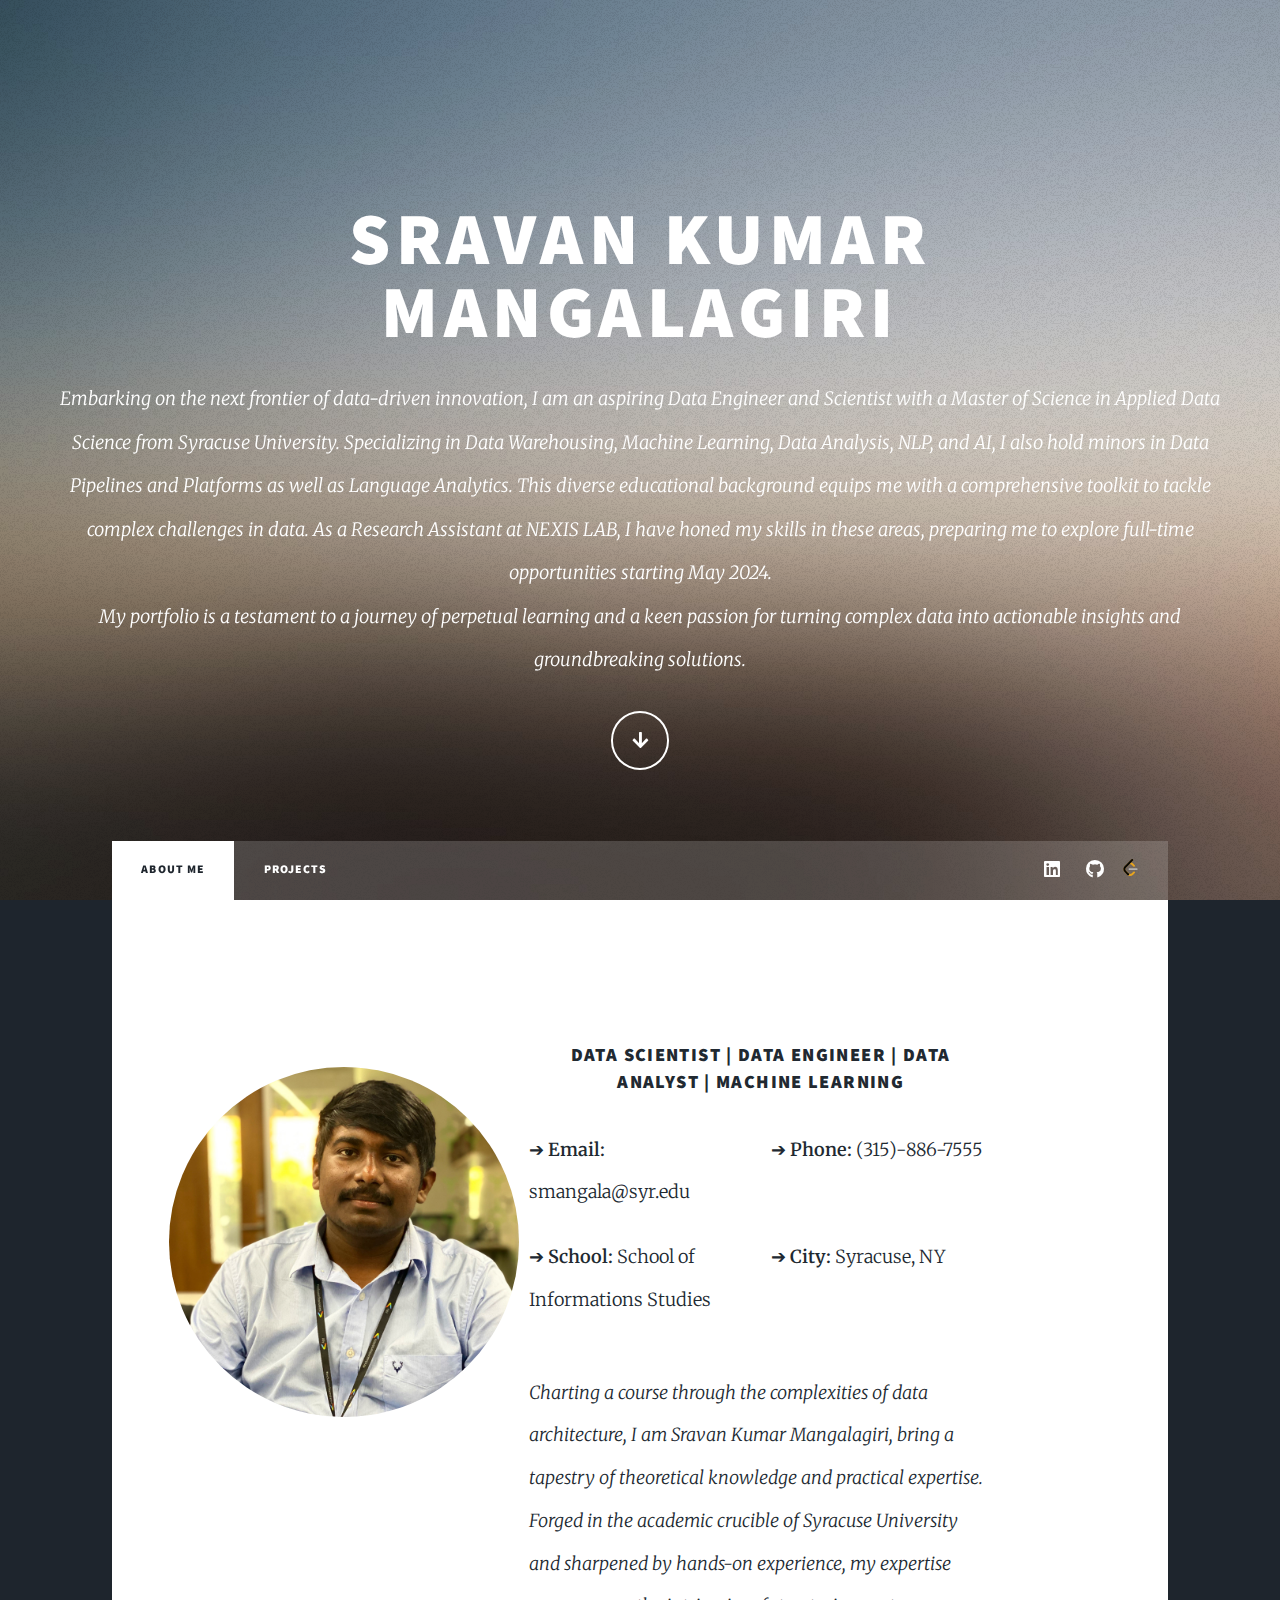
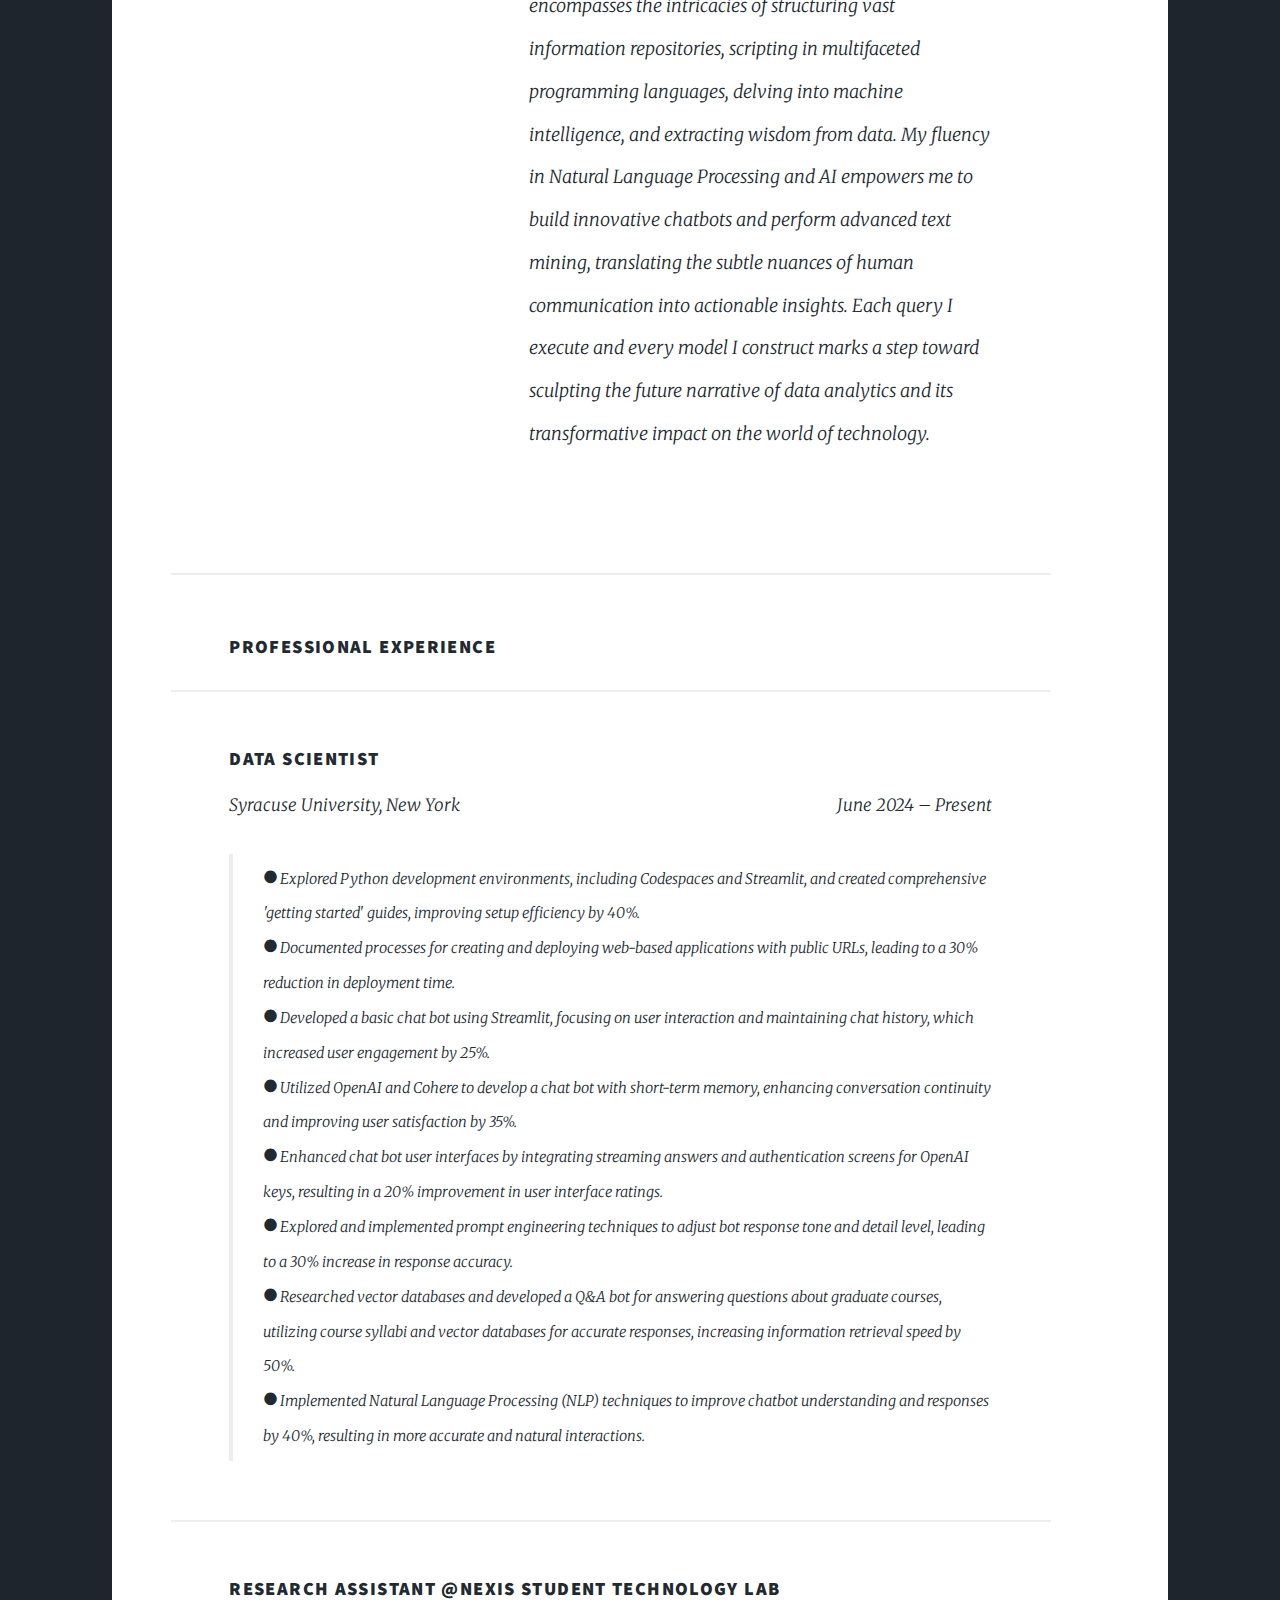
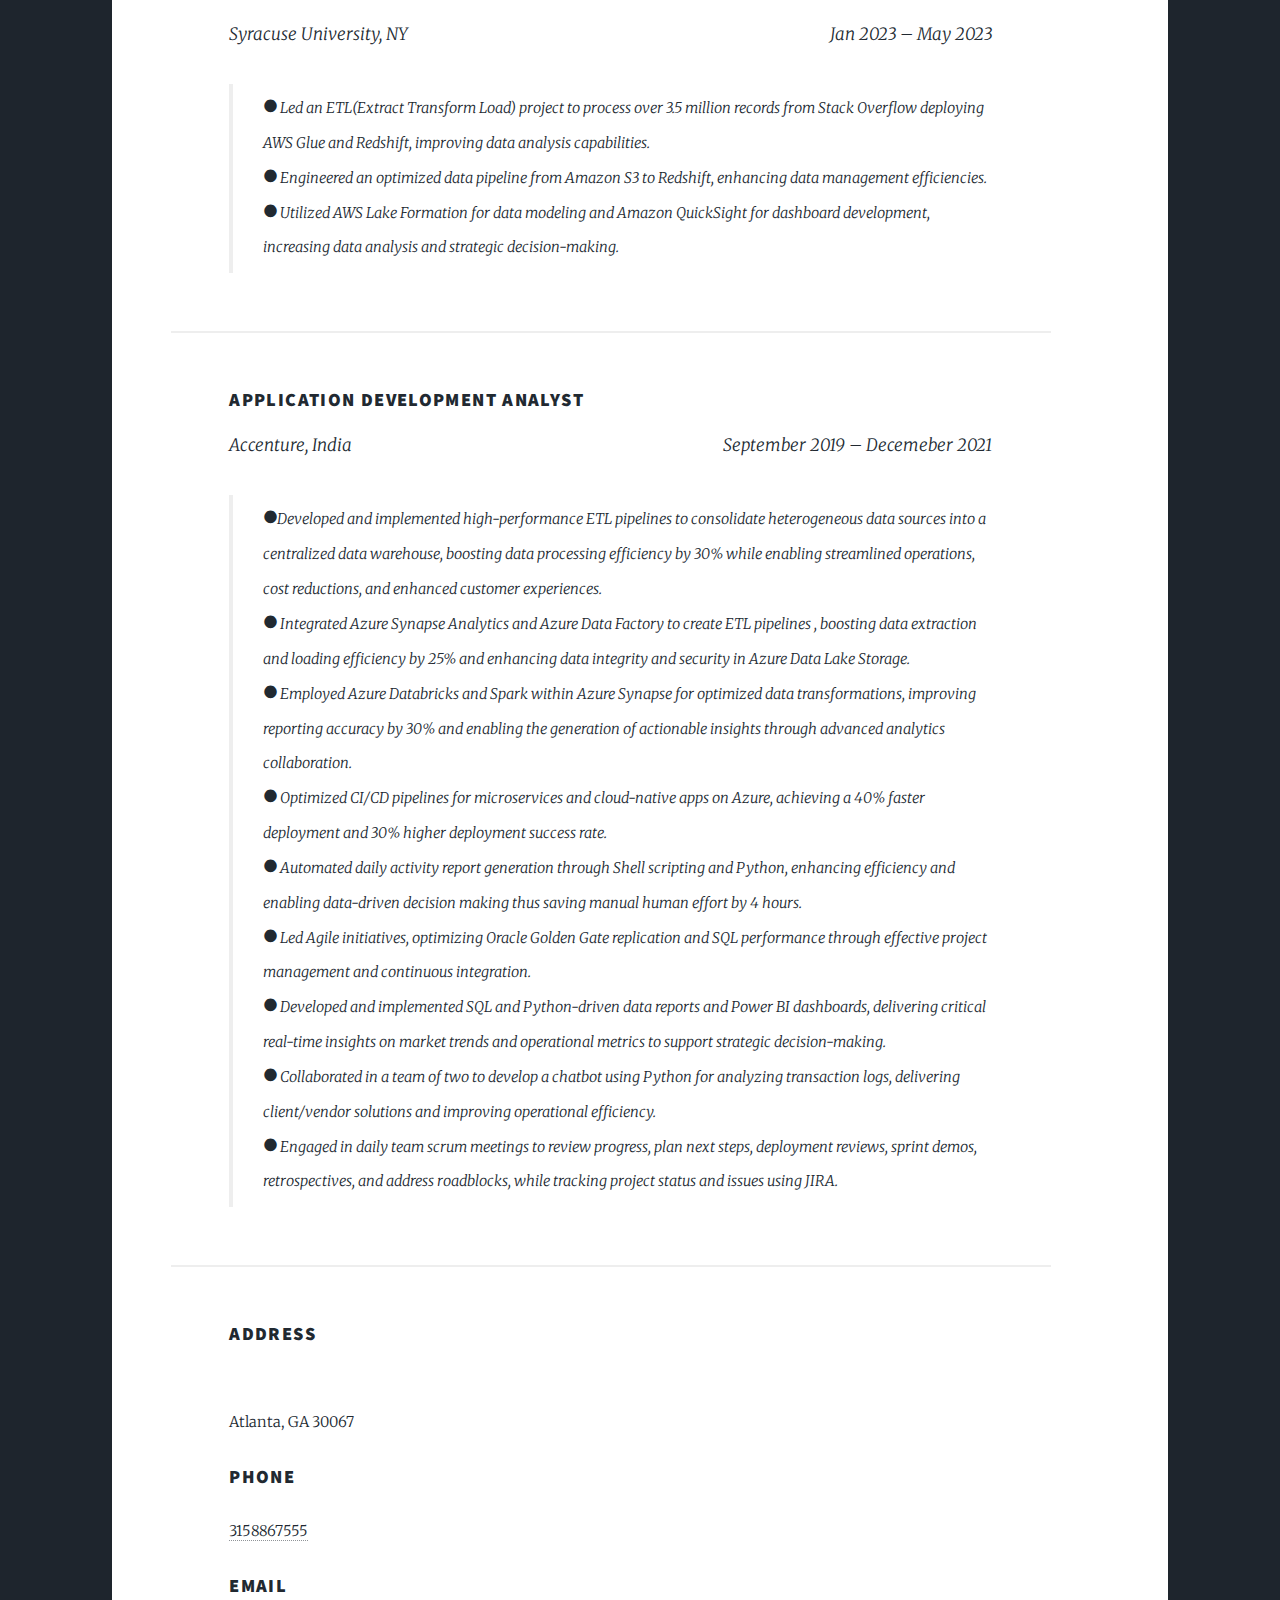
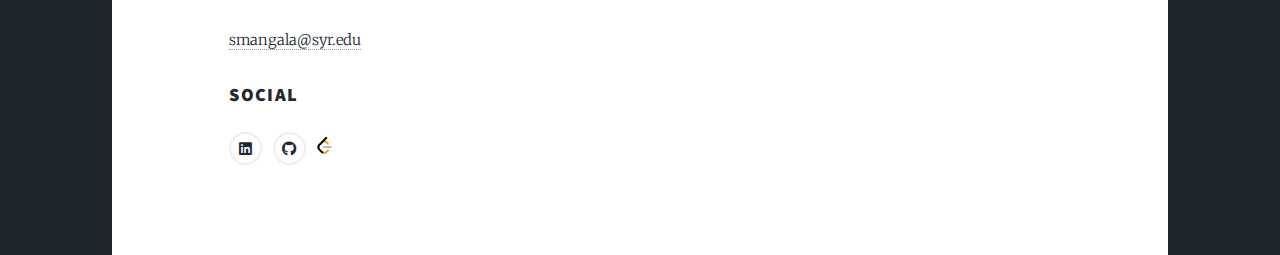
<file: index.html>
<!DOCTYPE HTML>
<!--
	Massively by HTML5 UP
	html5up.net | @ajlkn
	Free for personal and commercial use under the CCA 3.0 license (html5up.net/license)
-->
<html>
	
	<head>
		<title>Sravan</title>
		<meta charset="utf-8" />
		<meta name="viewport" content="width=device-width, initial-scale=1, user-scalable=no" />
		<link rel="stylesheet" href="assets/css/main.css" />
		<noscript><link rel="stylesheet" href="assets/css/noscript.css" /></noscript>
	</head>
	<body class="is-preload">

		<!-- Wrapper -->
			<div id="wrapper" class="fade-in">

				<!-- Intro -->
					<div id="intro">
						<h1>Sravan Kumar <br />
						Mangalagiri</h1>
						<p> Embarking on the next frontier of data-driven innovation, I am an aspiring Data Engineer and Scientist with a Master of Science in Applied Data Science from Syracuse University. Specializing in Data Warehousing, Machine Learning, Data Analysis, NLP, and AI, I also hold minors in Data Pipelines and Platforms as well as Language Analytics. This diverse educational background equips me with a comprehensive toolkit to tackle complex challenges in data. As a Research Assistant at NEXIS LAB, I have honed my skills in these areas, preparing me to explore full-time opportunities starting May 2024.</a><br />
							My portfolio is a testament to a journey of perpetual learning and a keen passion for turning complex data into actionable insights and groundbreaking solutions.</a></p>
						<ul class="actions">
							<li><a href="#header" class="button icon solid solo fa-arrow-down scrolly">Continue</a></li>
						</ul>
					</div>

				<!-- Header -->
					<header id="header">
						<a href="index.html" class="logo">Crafting My Career Tapestry</a>
					</header>
				<!-- Nav -->
				<nav id="nav">
					<ul class="links">
						<li class="active"><a href="index.html">About me</a></li>
						<li><a href="Project.html">Projects</a></li>
					</ul>
						<ul class="icons">
							<li><a href="https://www.linkedin.com/in/sravan-kumar-mangalagiri/" class="icon brands alt fa-linkedin"><span class="label">LinkedIn</span></a></li>
							<li><a href="https://github.com/Sravan2418" class="icon brands alt fa-github"><span class="label">GitHub</span></a></li>
							<li>
								<a href="https://leetcode.com/Sravan_Kumar_2407/" class="icon brands fa-leetcode">
									<img src="leetcode.svg" class="leetcode-icon" alt="LeetCode">
								</a>
							</li>
						</ul>
					</nav>


				<!-- Main -->
				
					<div id="main">

						<!-- Featured Post -->
			
						

						<!-- Posts -->

				<!-- Main -->
				<div id="main">

					<!-- Featured Post -->
					
					<article class="post featured">
						<div style="display: flex;">
							<div style="flex: 0 0 auto; margin-right: 10px; align-self: flex-start;">
								<div style="width: 350px; height: 350px; overflow: hidden; border-radius: 80%; margin-top: 20px; margin-left: -60px;">
									<img src="myphoto.jpeg" alt="" style="width: 100%; height: auto;">
								</div>
							</div>
							<div style="flex: 1;">
								<header class="major">
									<h3><a href="#">  Data Scientist | Data Engineer | Data Analyst | Machine Learning  <br/></a></h3>
									<div class="contact-info-container">
										<div class="contact-info-row">
											<p style="text-align: left; font-size: 18px; margin: 10px 0;">&#10132; <strong>Email:</strong> smangala@syr.edu</p>
											<p style="text-align: left; font-size: 18px; margin: 10px 0; padding-left: 20px;">&#10132; <strong>Phone:</strong> (315)-886-7555</p>
											
										</div>
										<div class="contact-info-row" style="display: flex; align-items: baseline;">
											<p style="text-align: left; font-size: 18px; margin: 10px 0;">&#10132; <strong>School:</strong> School of Informations Studies</p>
											<p style="text-align: left; font-size: 18px; margin: 10px 0; padding-left: 20px;">&#10132; <strong>City:</strong> Syracuse, NY</p>									
										</div>
									</div>
									<p style="text-align: left; font-size: 18px; margin: 40px 0;">
										Charting a course through the complexities of data architecture, I am Sravan Kumar Mangalagiri, 
										bring a tapestry of theoretical knowledge and practical expertise. Forged in the academic crucible 
										of Syracuse University and sharpened by hands-on experience, my expertise encompasses the  
										intricacies of structuring vast information repositories, scripting in multifaceted programming languages, 
										delving into machine intelligence, and extracting wisdom from data. My fluency in 
										Natural Language Processing and AI empowers me to build innovative chatbots and perform 
										advanced text mining, translating the subtle nuances of human communication into actionable 
										insights. Each query I execute and every model I construct marks a step toward sculpting the 
										future narrative of data analytics and its transformative impact on the world of technology.
									</p>
								</header>
							</div>
								<style>
									.contact-info-container {
										font-size: 16px;
										text-align: left;
										margin-top: 1px;
									}
								
									.contact-info-row {
										display: flex;
										justify-content: space-between;
										margin-bottom: 2px;
									}
								
									.contact-info-row p {
										flex: 1;
										margin-right: 20px;
										margin-bottom: 2px;
									}
									.experience {
                                        margin-top: -100px; /* Adjust this value as needed */
                                    }

									h3 {
    									margin-top: -5px; /* Adjust this value as needed */
									}

								</style>
							
								
							</div>
						</article>
						<h3 class="experience">Professional Experience</h3>
									<header>
										<h3>Data Scientist</h3>
										<p style="font-size: 17px; display: flex; justify-content: space-between; align-items: center;">
											<span>Syracuse University, New York</span>
											<span>June 2024  – Present</span>
										
										<blockquote>● Explored Python development environments, including Codespaces and Streamlit, and created comprehensive 'getting started' guides, improving setup efficiency by 40%.
											<br>●	Documented processes for creating and deploying web-based applications with public URLs, leading to a 30% reduction in deployment time.
											<br>●	Developed a basic chat bot using Streamlit, focusing on user interaction and maintaining chat history, which increased user engagement by 25%.
											<br>●	Utilized OpenAI and Cohere to develop a chat bot with short-term memory, enhancing conversation continuity and improving user satisfaction by 35%.
											<br>● 	Enhanced chat bot user interfaces by integrating streaming answers and authentication screens for OpenAI keys, resulting in a 20% improvement in user interface ratings.
											<br>● 	Explored and implemented prompt engineering techniques to adjust bot response tone and detail level, leading to a 30% increase in response accuracy.
											<br>● 	Researched vector databases and developed a Q&A bot for answering questions about graduate courses, utilizing course syllabi and vector databases for accurate responses, increasing information retrieval speed by 50%.
											<br>● 	Implemented Natural Language Processing (NLP) techniques to improve chatbot understanding and responses by 40%, resulting in more accurate and natural interactions.
									</header>
					
									<header>
										<h3>Research Assistant @NEXIS Student technology lab</h3>
									
										<p style="font-size: 17px; display: flex; justify-content: space-between; align-items: center;">
											<span>Syracuse University, NY</span>
											<span>Jan 2023 – May 2023</span>
										<blockquote>●	Led an ETL(Extract Transform Load) project to process over 3.5 million records from Stack Overflow deploying AWS Glue and Redshift, improving data analysis capabilities.
											<br> ●	Engineered an optimized data pipeline from Amazon S3 to Redshift, enhancing data management efficiencies. 
											<br> ●  Utilized AWS Lake Formation for data modeling and Amazon QuickSight for dashboard development, increasing data analysis and strategic decision-making.
									 
										</blockquote>
									</header>
									
									<header>
										<h3>Application Development Analyst</h3>
										
										<p style="font-size: 17px; display: flex; justify-content: space-between; align-items: center;">
											<span>Accenture, India</span>
											<span>September 2019 – Decemeber 2021</span>
										</p>
										<blockquote>●Developed and implemented high-performance ETL pipelines to consolidate heterogeneous data sources into a centralized data warehouse, boosting data processing efficiency by 30% while enabling streamlined operations, cost reductions, and enhanced customer experiences.
										<br>	● Integrated Azure Synapse Analytics and Azure Data Factory to create ETL pipelines , boosting data extraction and loading efficiency by 25% and enhancing data integrity and security in Azure Data Lake Storage.                         
										<br>  	● Employed Azure Databricks and Spark within Azure Synapse for optimized data transformations, improving reporting accuracy by 30% and enabling the generation of actionable insights through advanced analytics collaboration.
										<br>  	● Optimized CI/CD pipelines for microservices and cloud-native apps on Azure, achieving a 40% faster deployment and 30% higher deployment success rate.
										<br>  	● Automated daily activity report generation through Shell scripting and Python, enhancing efficiency and enabling data-driven decision making thus saving manual human effort by 4 hours.
										<br>  	● Led Agile initiatives, optimizing Oracle Golden Gate replication and SQL performance through effective project management and continuous integration.
										<br>  	● Developed and implemented SQL and Python-driven data reports and Power BI dashboards, delivering critical real-time insights on market trends and operational metrics to support strategic decision-making.
										<br>  	● Collaborated in a team of two to develop a chatbot using Python for analyzing transaction logs, delivering client/vendor solutions and improving operational efficiency.
										<br>  	● Engaged in daily team scrum meetings to review progress, plan next steps, deployment reviews, sprint demos, retrospectives, and address roadblocks, while tracking project status and issues using JIRA.
										</blockquote>
									</header>
									
				<!-- Footer -->
						
						<section class="split contact">
							<section class="alt">
								<h3>Address</h3>
								<p><br />Atlanta, GA 30067</p>
							</section>
							<section>
								<h3>Phone</h3>
								<p><a href="#">3158867555</a></p>
							</section>
							<section>
								<h3>Email</h3>
								<p><a href="#">smangala@syr.edu</a></p>
							</section>
							<section>
								<h3>Social</h3>
								<ul class="icons alt">
									<li><a href="https://www.linkedin.com/in/sravan-kumar-mangalagiri/" class="icon brands alt fa-linkedin"><span class="label">LinkedIn</span></a></li>
									<li><a href="https://github.com/Sravan2418" class="icon brands alt fa-github"><span class="label">GitHub</span></a></li>
									<li>
										<a href="https://leetcode.com/Sravan_Kumar_2407/" class="icon brands fa-leetcode">
											<img src="leetcode.svg" class="leetcode-icon" alt="LeetCode">
										</a>
									</li>
								</ul>
							</section>
						</section>
			</div>

		<!-- Scripts -->
			<script src="assets/js/jquery.min.js"></script>
			<script src="assets/js/jquery.scrollex.min.js"></script>
			<script src="assets/js/jquery.scrolly.min.js"></script>
			<script src="assets/js/browser.min.js"></script>
			<script src="assets/js/breakpoints.min.js"></script>
			<script src="assets/js/util.js"></script>
			<script src="assets/js/main.js"></script>
			<script>
				const buttons = document.querySelectorAll('.category-container button');
				const projects = document.querySelectorAll('.posts article');
			
				buttons.forEach(button => {
					button.addEventListener('click', () => {
						// Update active button
						buttons.forEach(btn => btn.classList.remove('active'));
						button.classList.add('active');
			
						// Filter projects
						const category = button.id;
						projects.forEach(project => {
							if (category === 'all' || project.dataset.category === category) {
								project.style.display = 'block';
							} else {
								project.style.display = 'none';
							}
						});
					});
				});
			</script>
	</body>
</html>
</file>
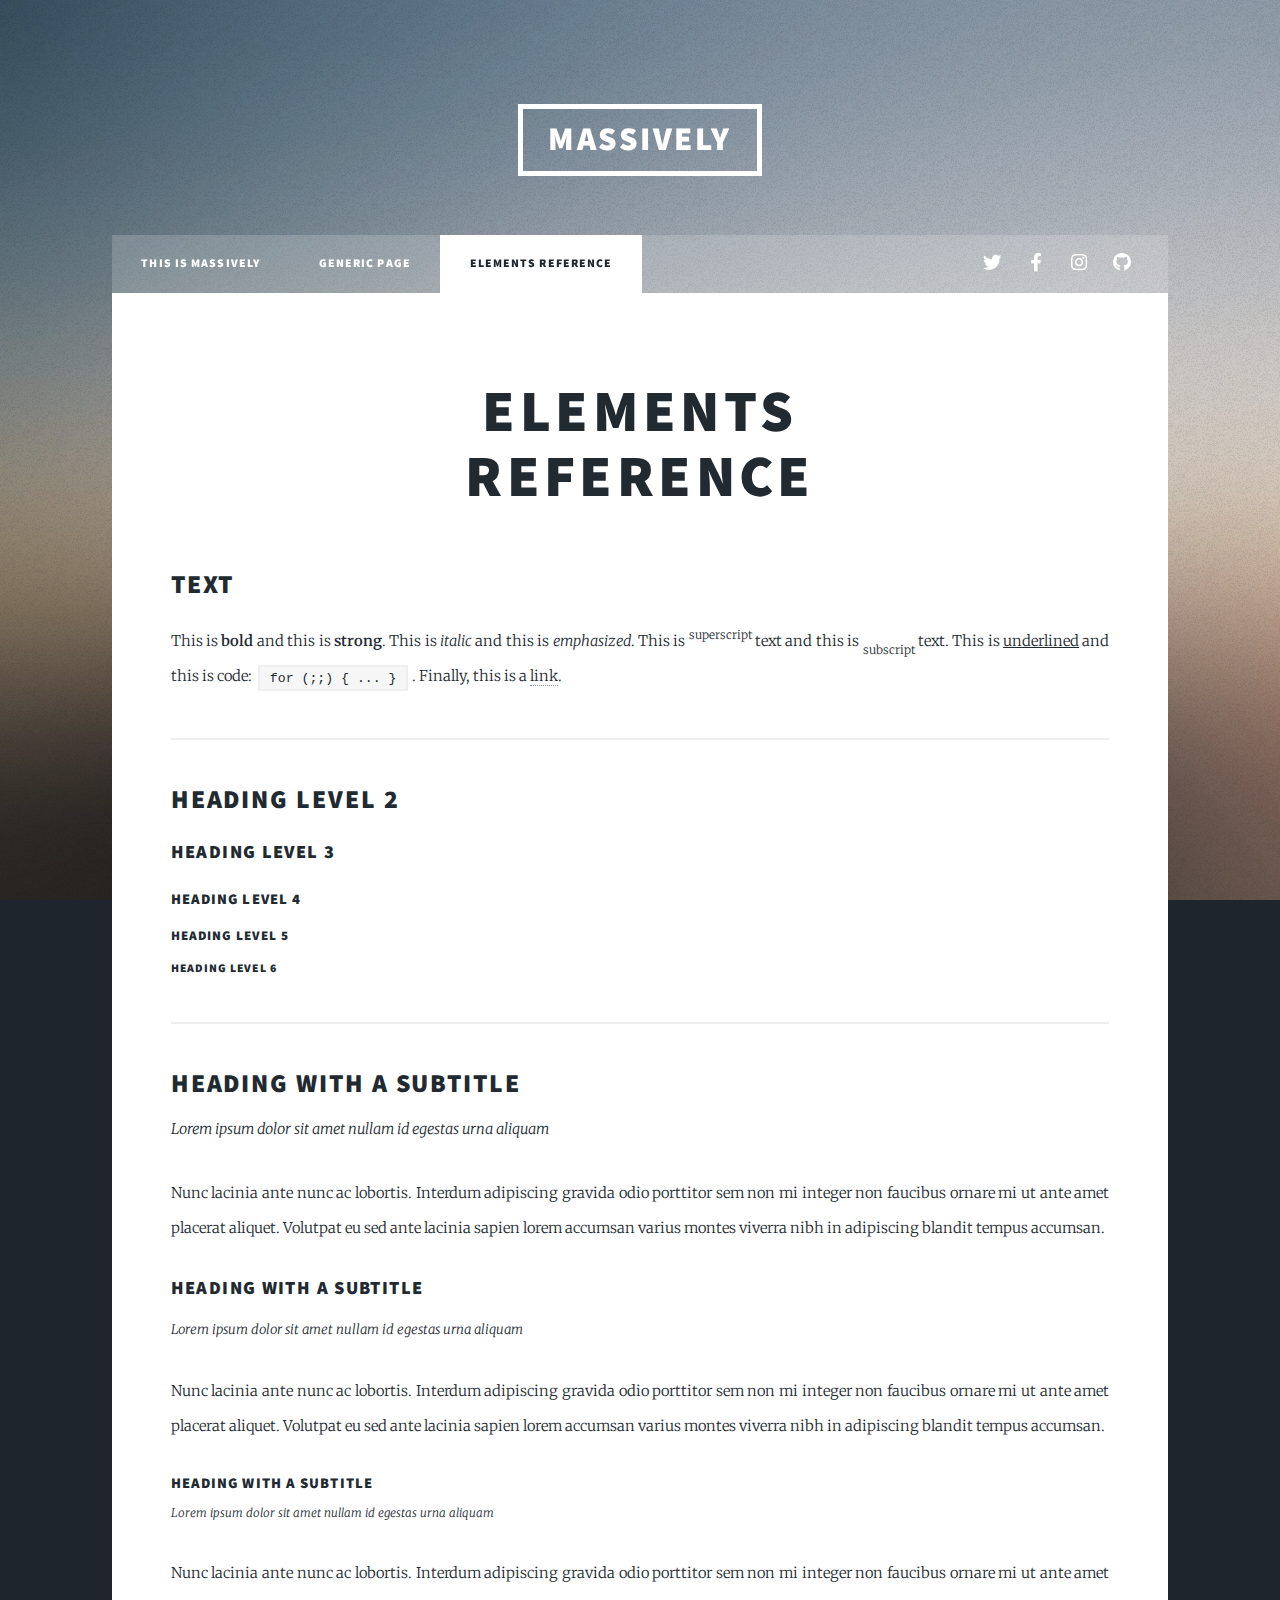
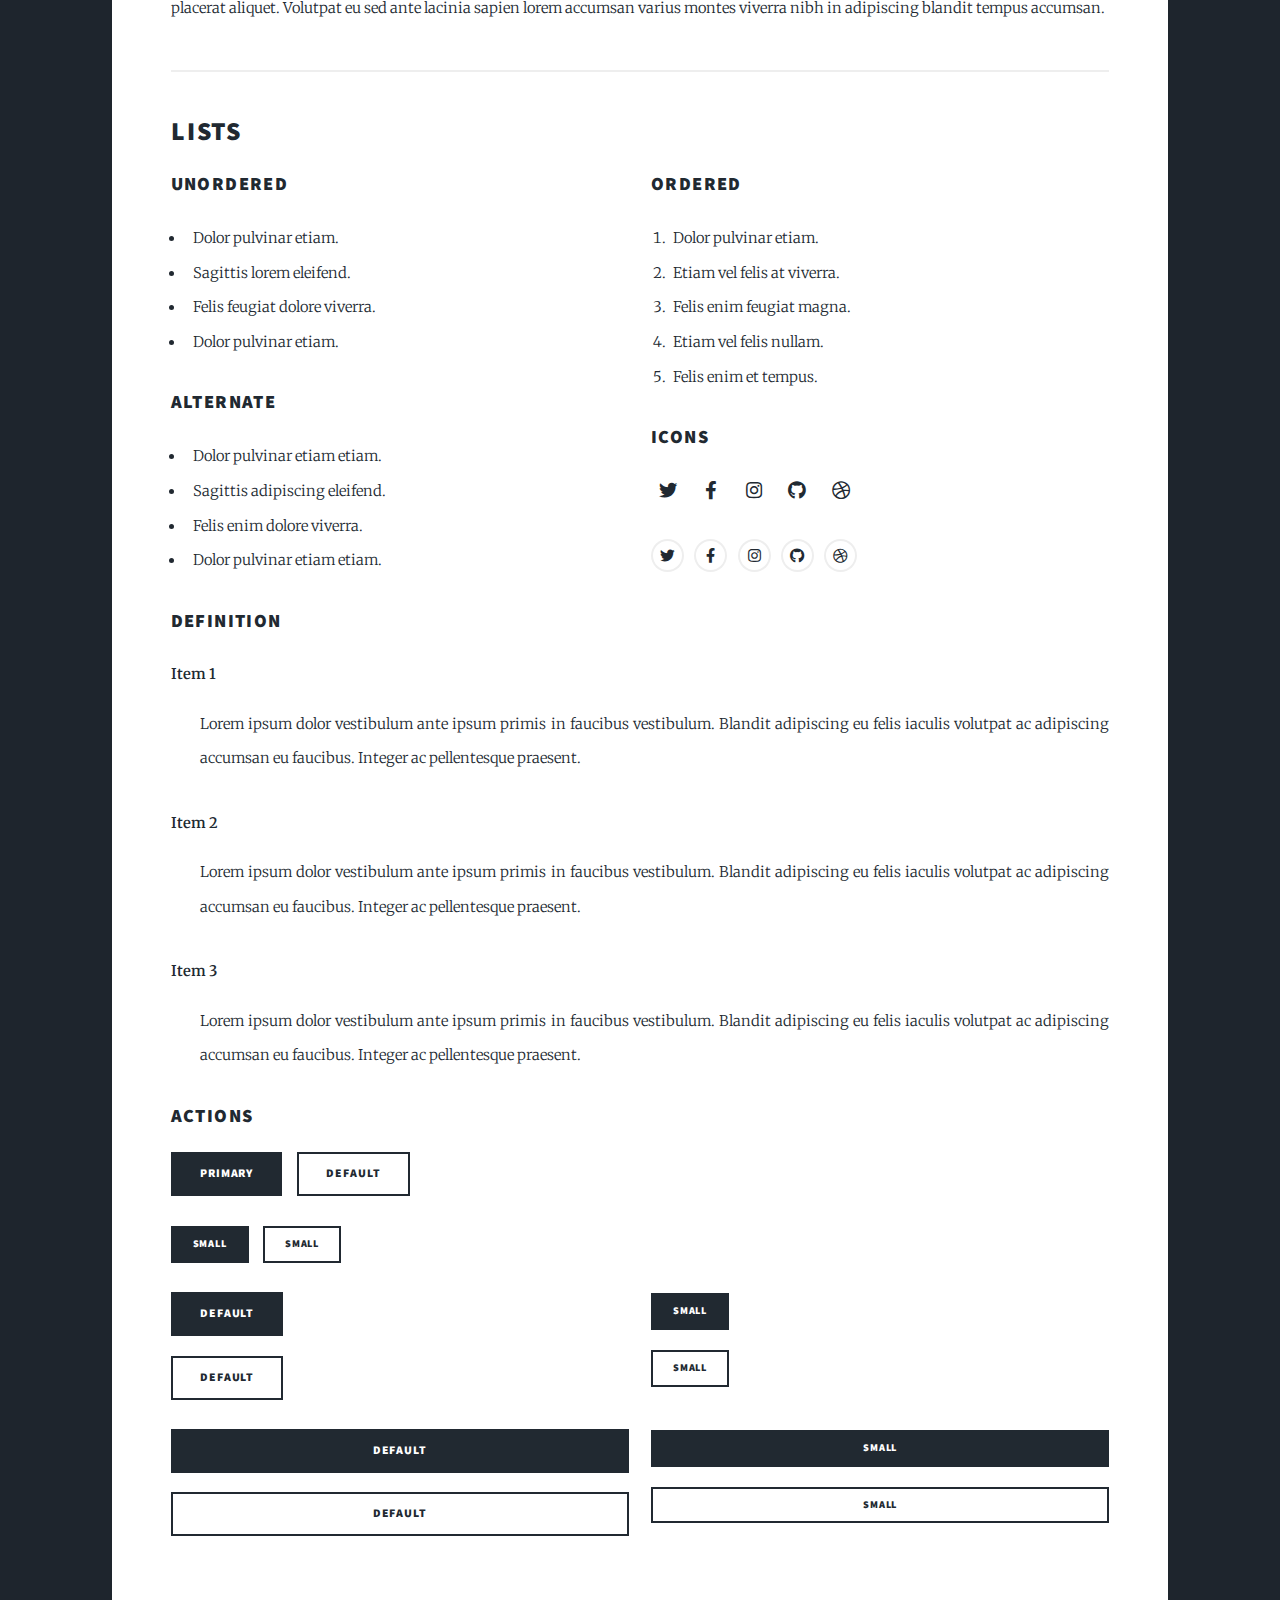
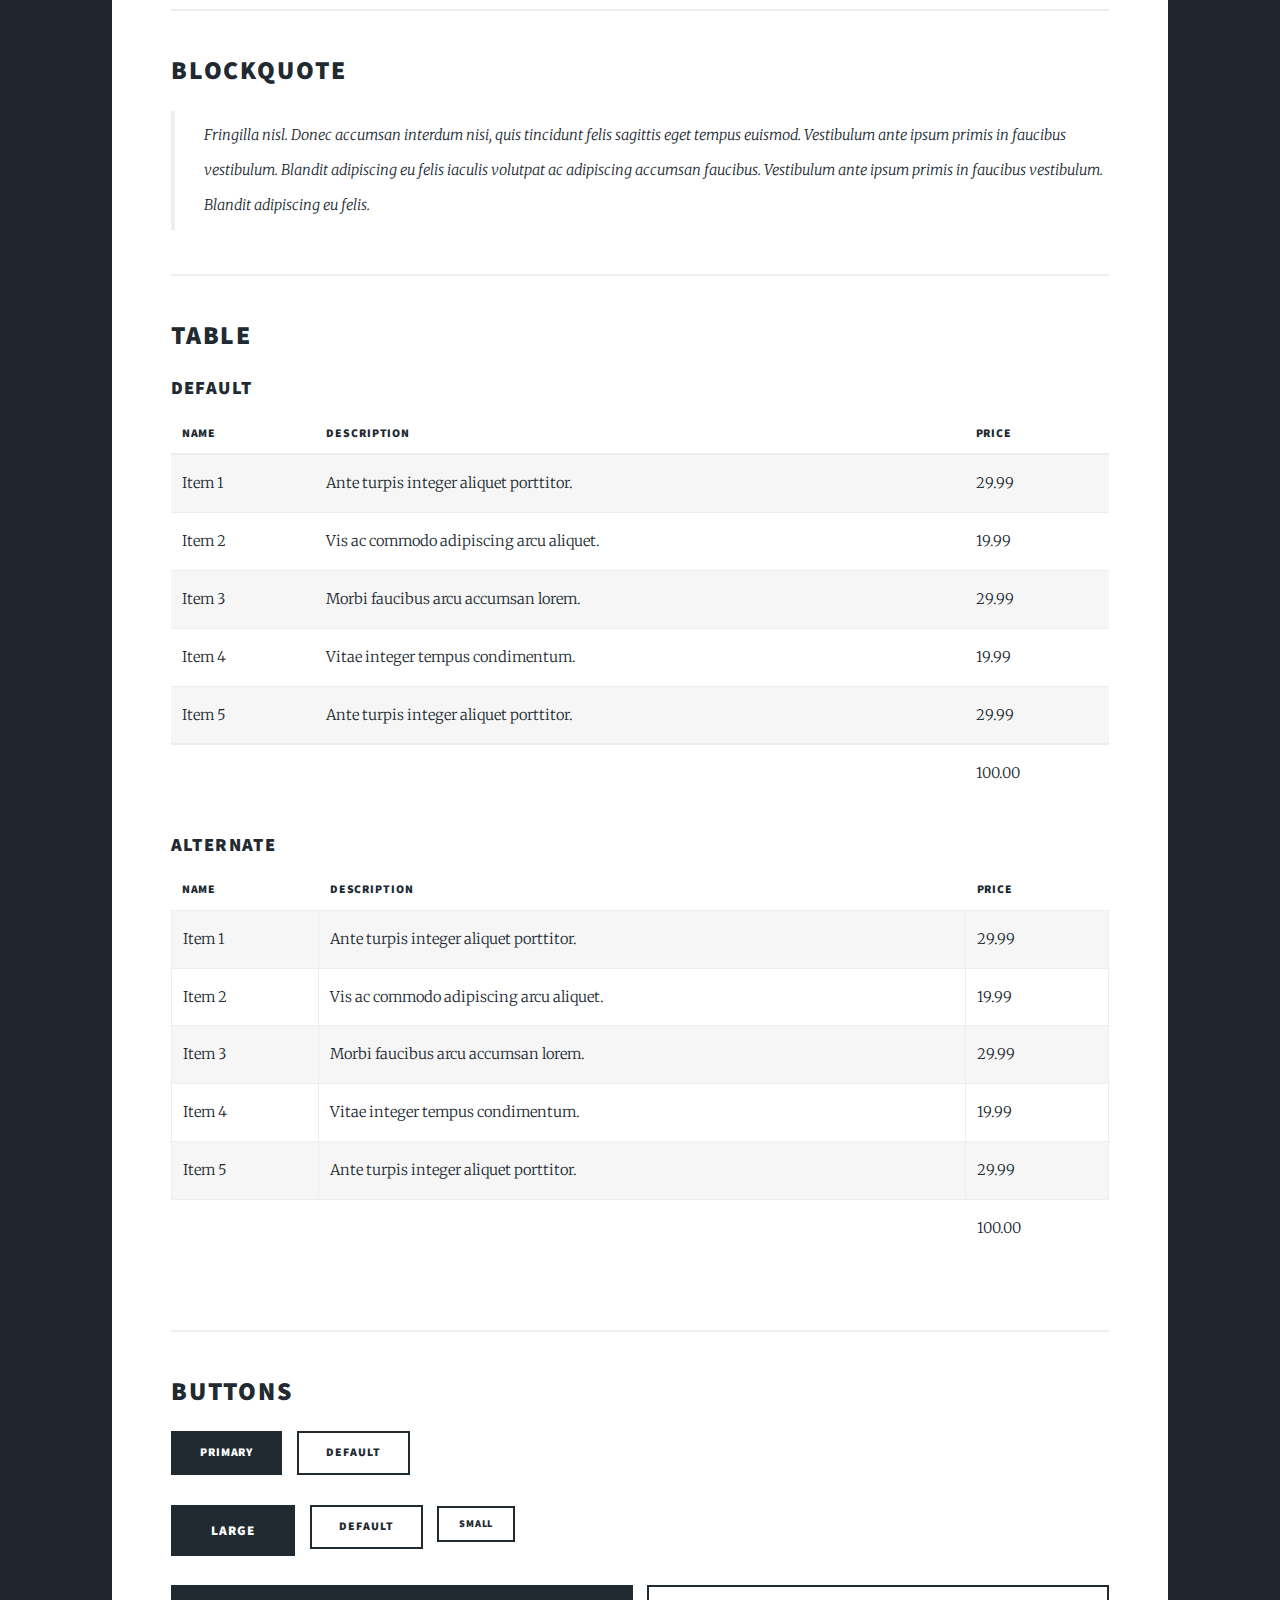
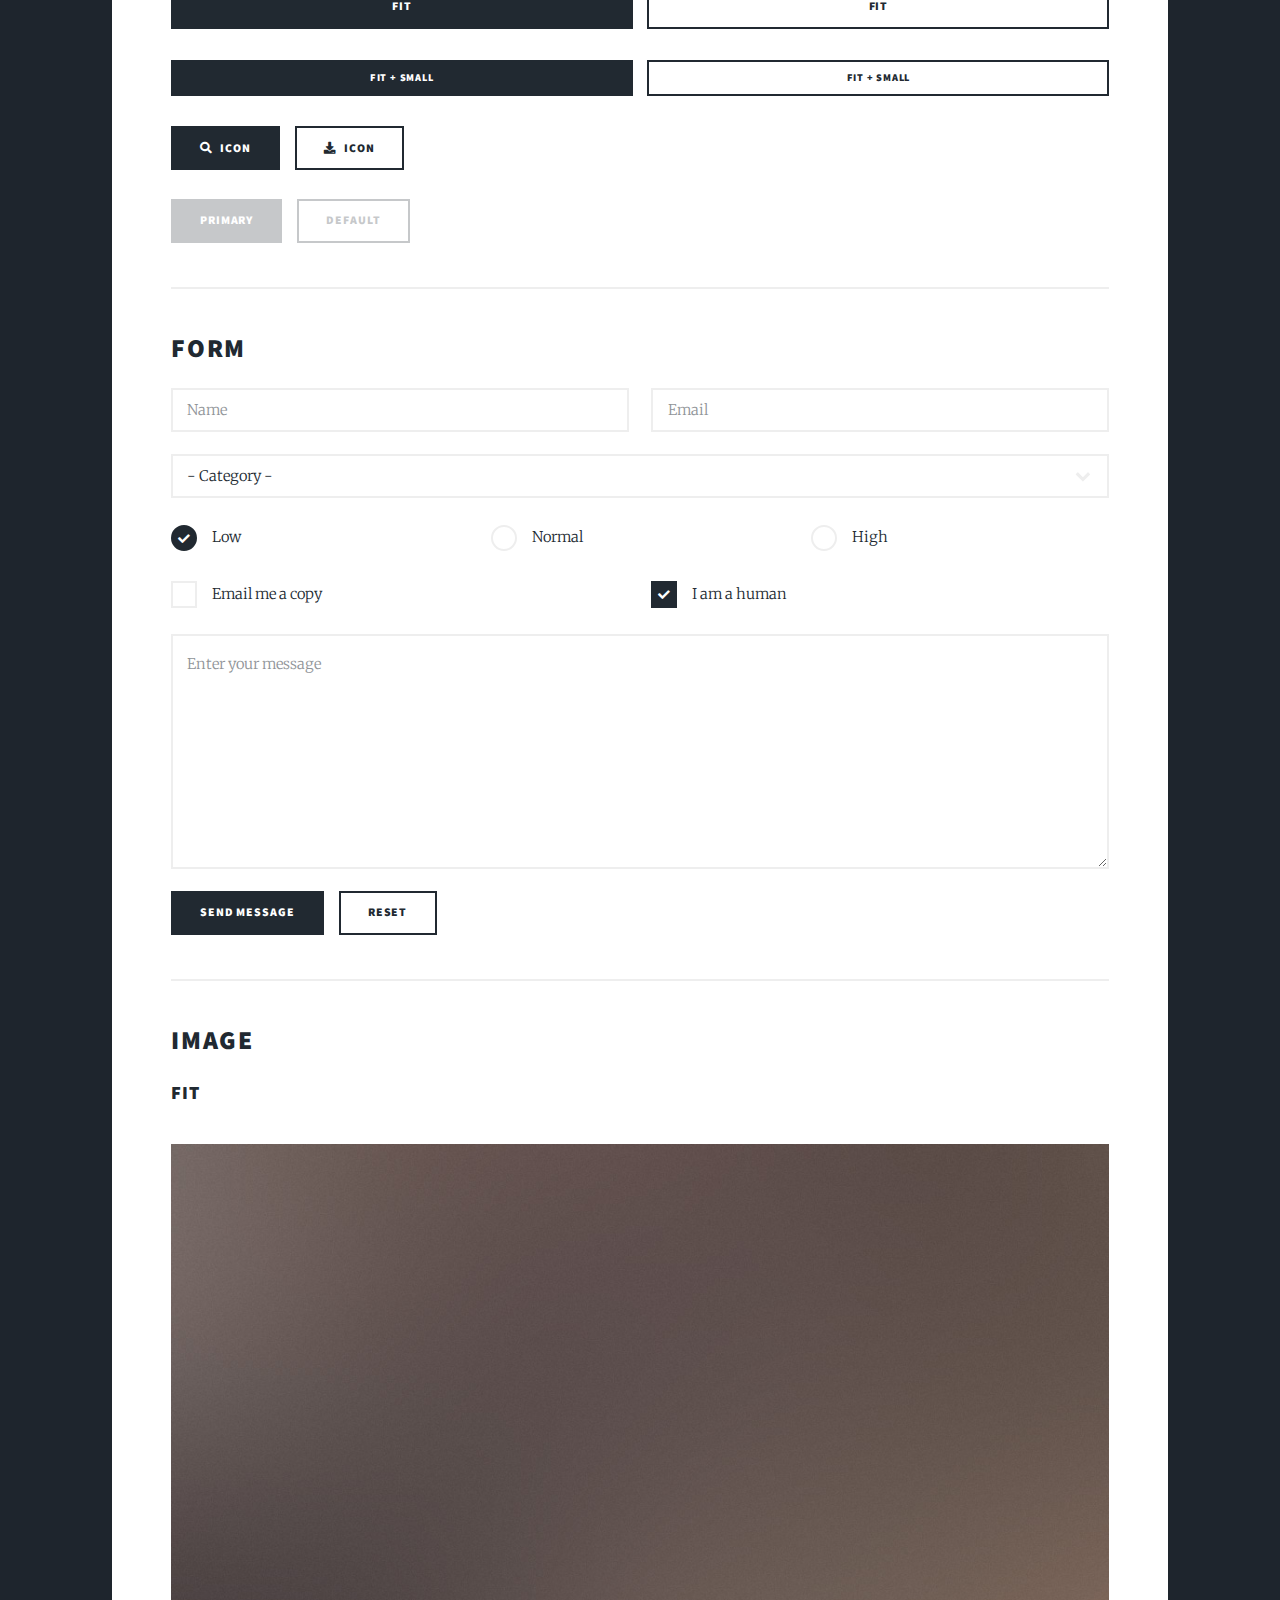
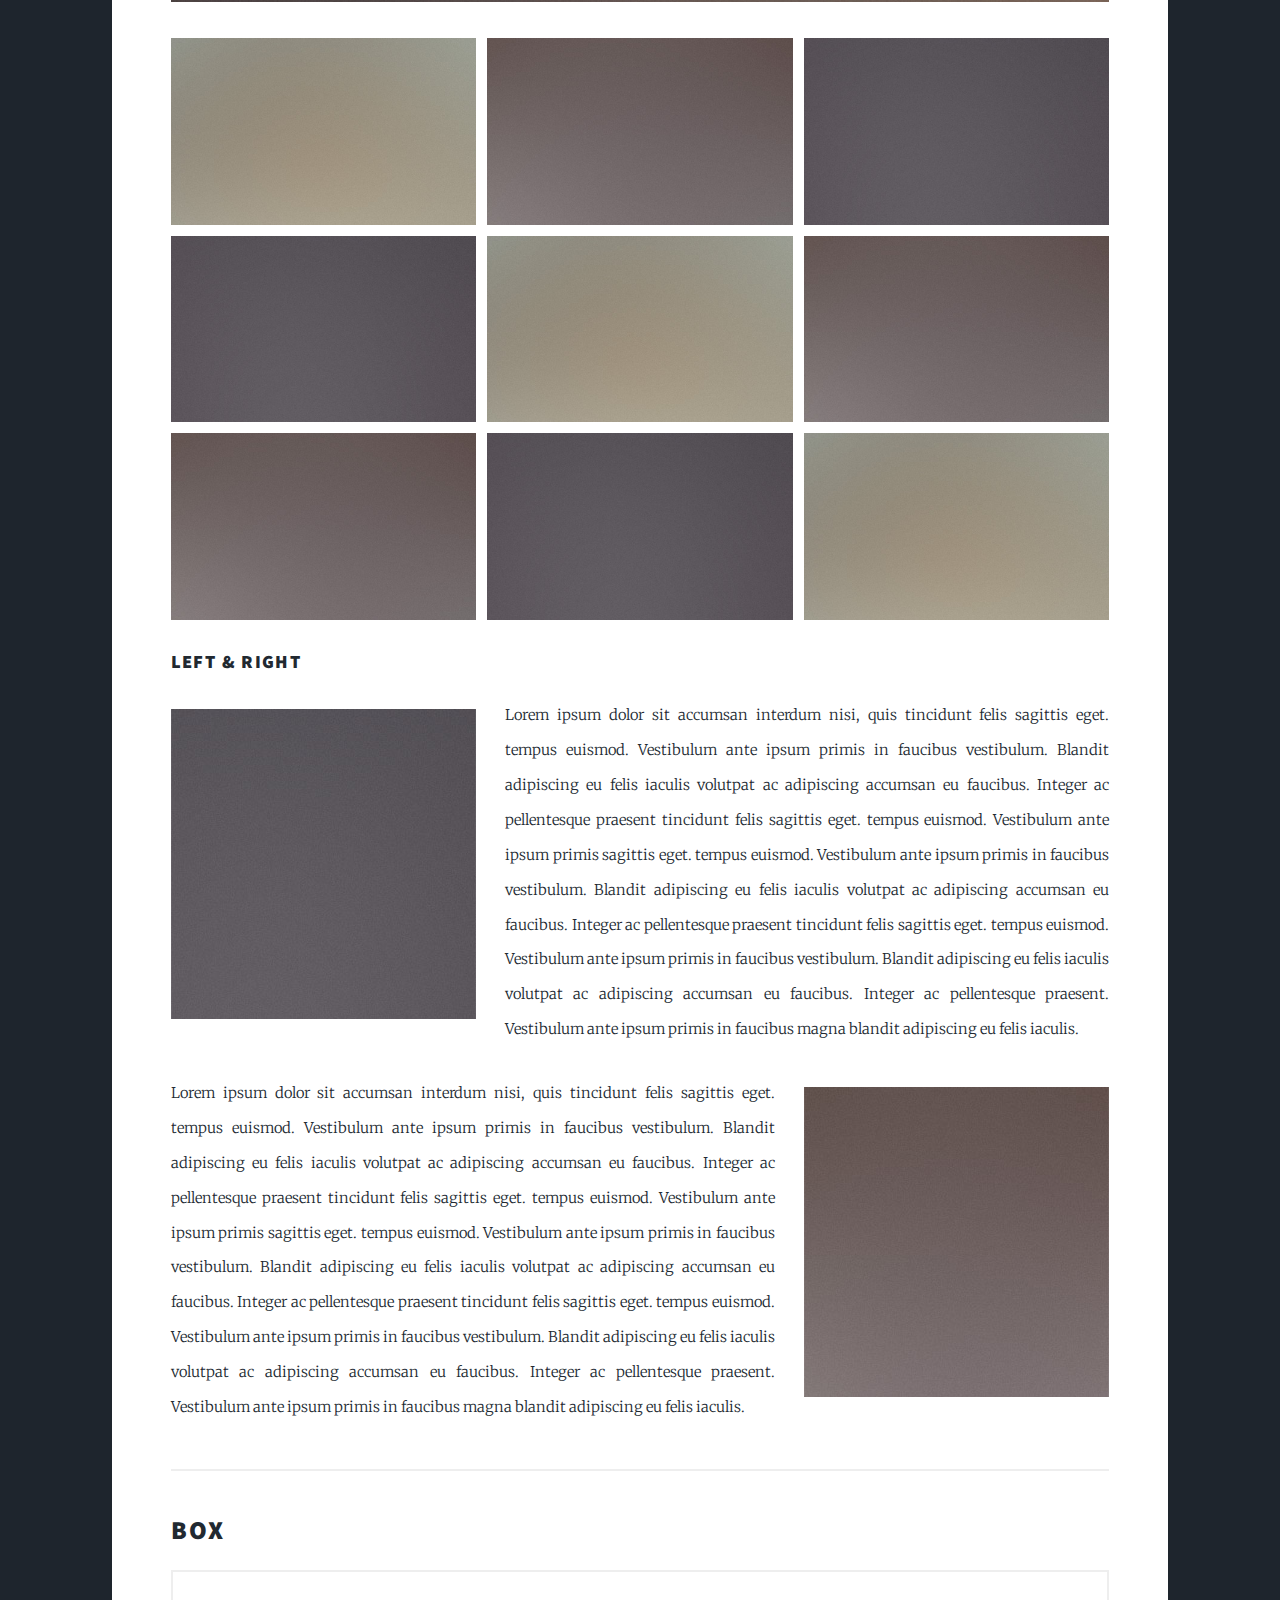
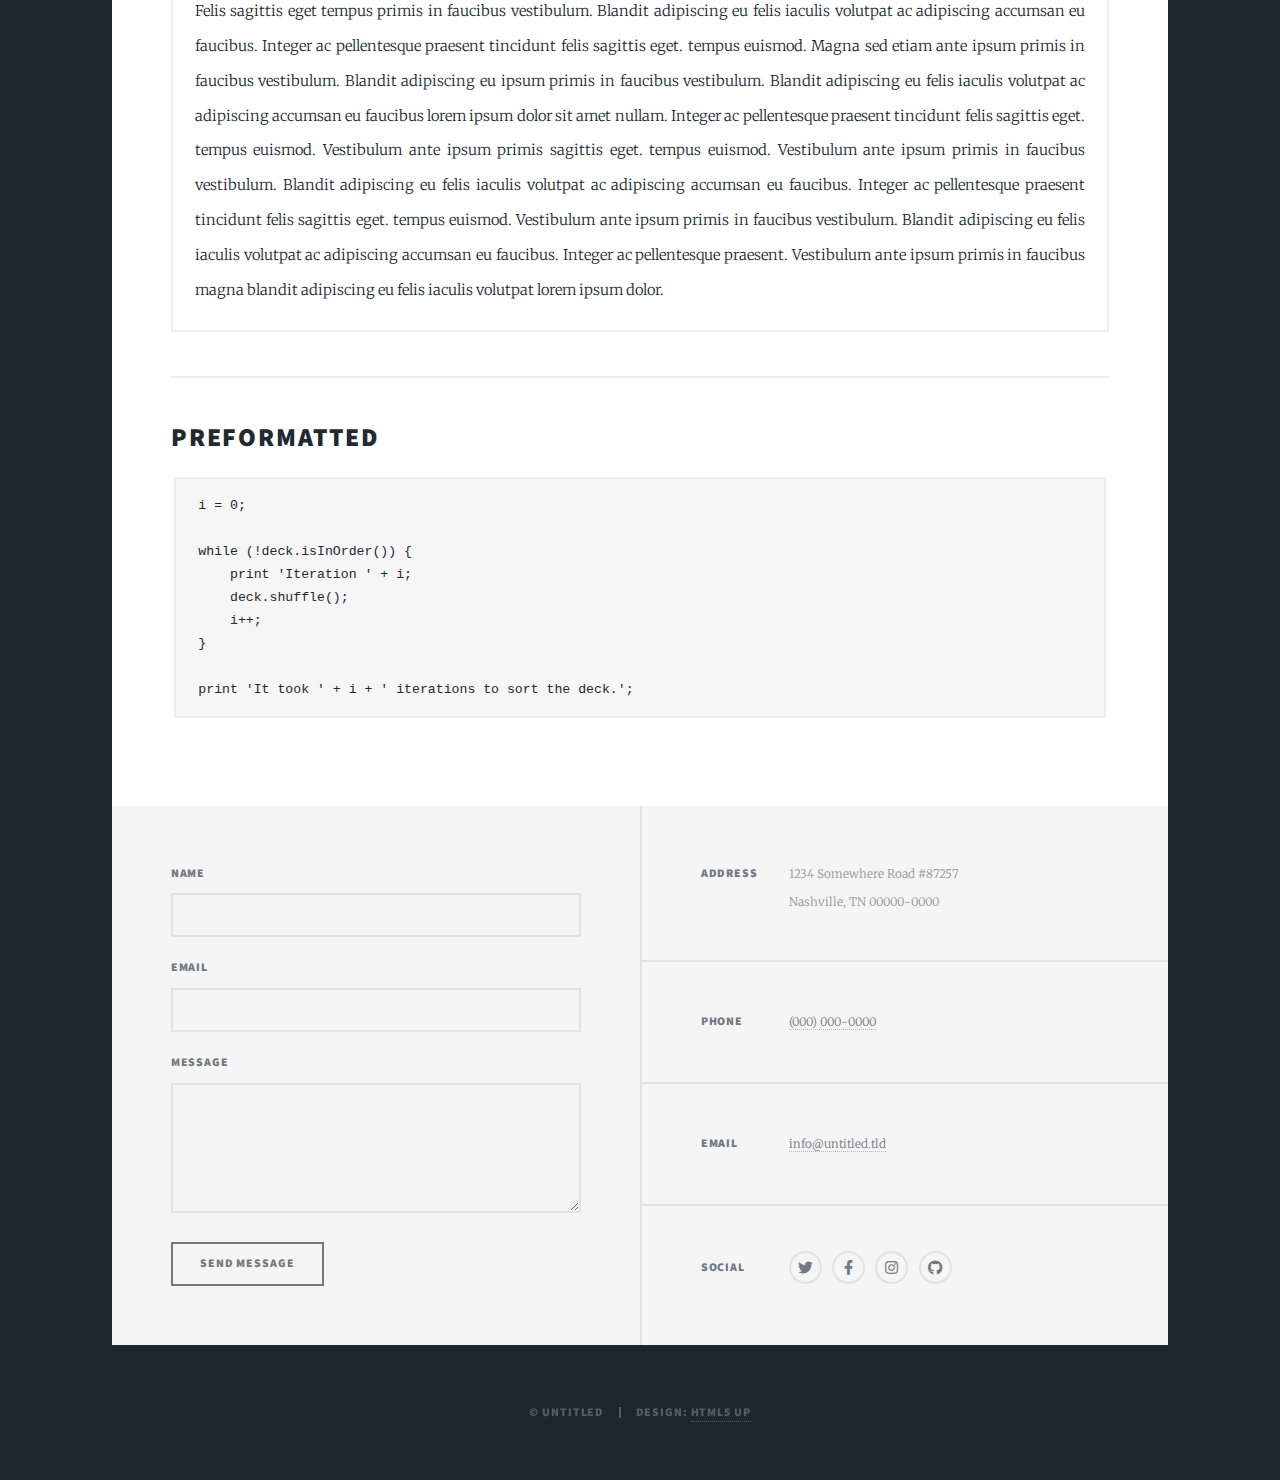
<file: elements.html>
<!DOCTYPE HTML>
<!--
	Massively by HTML5 UP
	html5up.net | @ajlkn
	Free for personal and commercial use under the CCA 3.0 license (html5up.net/license)
-->
<html>
	<head>
		<title>Elements Reference - Massively by HTML5 UP</title>
		<meta charset="utf-8" />
		<meta name="viewport" content="width=device-width, initial-scale=1, user-scalable=no" />
		<link rel="stylesheet" href="assets/css/main.css" />
		<noscript><link rel="stylesheet" href="assets/css/noscript.css" /></noscript>
	</head>
	<body class="is-preload">

		<!-- Wrapper -->
			<div id="wrapper">

				<!-- Header -->
					<header id="header">
						<a href="index.html" class="logo">Massively</a>
					</header>

				<!-- Nav -->
					<nav id="nav">
						<ul class="links">
							<li><a href="index.html">This is Massively</a></li>
							<li><a href="generic.html">Generic Page</a></li>
							<li class="active"><a href="elements.html">Elements Reference</a></li>
						</ul>
						<ul class="icons">
							<li><a href="#" class="icon brands fa-twitter"><span class="label">Twitter</span></a></li>
							<li><a href="#" class="icon brands fa-facebook-f"><span class="label">Facebook</span></a></li>
							<li><a href="#" class="icon brands fa-instagram"><span class="label">Instagram</span></a></li>
							<li><a href="#" class="icon brands fa-github"><span class="label">GitHub</span></a></li>
						</ul>
					</nav>

				<!-- Main -->
					<div id="main">

						<!-- Post -->
							<section class="post">
								<header class="major">
									<h1>Elements<br />
									Reference</h1>
								</header>

								<!-- Text stuff -->
									<h2>Text</h2>
									<p>This is <b>bold</b> and this is <strong>strong</strong>. This is <i>italic</i> and this is <em>emphasized</em>.
									This is <sup>superscript</sup> text and this is <sub>subscript</sub> text.
									This is <u>underlined</u> and this is code: <code>for (;;) { ... }</code>.
									Finally, this is a <a href="#">link</a>.</p>
									<hr />
									<h2>Heading Level 2</h2>
									<h3>Heading Level 3</h3>
									<h4>Heading Level 4</h4>
									<h5>Heading Level 5</h5>
									<h6>Heading Level 6</h6>
									<hr />
									<header>
										<h2>Heading with a Subtitle</h2>
										<p>Lorem ipsum dolor sit amet nullam id egestas urna aliquam</p>
									</header>
									<p>Nunc lacinia ante nunc ac lobortis. Interdum adipiscing gravida odio porttitor sem non mi integer non faucibus ornare mi ut ante amet placerat aliquet. Volutpat eu sed ante lacinia sapien lorem accumsan varius montes viverra nibh in adipiscing blandit tempus accumsan.</p>
									<header>
										<h3>Heading with a Subtitle</h3>
										<p>Lorem ipsum dolor sit amet nullam id egestas urna aliquam</p>
									</header>
									<p>Nunc lacinia ante nunc ac lobortis. Interdum adipiscing gravida odio porttitor sem non mi integer non faucibus ornare mi ut ante amet placerat aliquet. Volutpat eu sed ante lacinia sapien lorem accumsan varius montes viverra nibh in adipiscing blandit tempus accumsan.</p>
									<header>
										<h4>Heading with a Subtitle</h4>
										<p>Lorem ipsum dolor sit amet nullam id egestas urna aliquam</p>
									</header>
									<p>Nunc lacinia ante nunc ac lobortis. Interdum adipiscing gravida odio porttitor sem non mi integer non faucibus ornare mi ut ante amet placerat aliquet. Volutpat eu sed ante lacinia sapien lorem accumsan varius montes viverra nibh in adipiscing blandit tempus accumsan.</p>

									<hr />

								<!-- Lists -->
									<h2>Lists</h2>
									<div class="row">
										<div class="col-6 col-12-small">

											<h3>Unordered</h3>
											<ul>
												<li>Dolor pulvinar etiam.</li>
												<li>Sagittis lorem eleifend.</li>
												<li>Felis feugiat dolore viverra.</li>
												<li>Dolor pulvinar etiam.</li>
											</ul>

											<h3>Alternate</h3>
											<ul class="alt">
												<li>Dolor pulvinar etiam etiam.</li>
												<li>Sagittis adipiscing eleifend.</li>
												<li>Felis enim dolore viverra.</li>
												<li>Dolor pulvinar etiam etiam.</li>
											</ul>

										</div>
										<div class="col-6 col-12-small">

											<h3>Ordered</h3>
											<ol>
												<li>Dolor pulvinar etiam.</li>
												<li>Etiam vel felis at viverra.</li>
												<li>Felis enim feugiat magna.</li>
												<li>Etiam vel felis nullam.</li>
												<li>Felis enim et tempus.</li>
											</ol>

											<h3>Icons</h3>
											<ul class="icons">
												<li><a href="#" class="icon brands fa-twitter"><span class="label">Twitter</span></a></li>
												<li><a href="#" class="icon brands fa-facebook-f"><span class="label">Facebook</span></a></li>
												<li><a href="#" class="icon brands fa-instagram"><span class="label">Instagram</span></a></li>
												<li><a href="#" class="icon brands fa-github"><span class="label">Github</span></a></li>
												<li><a href="#" class="icon brands fa-dribbble"><span class="label">Dribbble</span></a></li>
											</ul>
											<ul class="icons alt">
												<li><a href="#" class="icon brands alt fa-twitter"><span class="label">Twitter</span></a></li>
												<li><a href="#" class="icon brands alt fa-facebook-f"><span class="label">Facebook</span></a></li>
												<li><a href="#" class="icon brands alt fa-instagram"><span class="label">Instagram</span></a></li>
												<li><a href="#" class="icon brands alt fa-github"><span class="label">Github</span></a></li>
												<li><a href="#" class="icon brands alt fa-dribbble"><span class="label">Dribbble</span></a></li>
											</ul>

										</div>
									</div>
									<h3>Definition</h3>
									<dl>
										<dt>Item 1</dt>
										<dd>
											<p>Lorem ipsum dolor vestibulum ante ipsum primis in faucibus vestibulum. Blandit adipiscing eu felis iaculis volutpat ac adipiscing accumsan eu faucibus. Integer ac pellentesque praesent.</p>
										</dd>
										<dt>Item 2</dt>
										<dd>
											<p>Lorem ipsum dolor vestibulum ante ipsum primis in faucibus vestibulum. Blandit adipiscing eu felis iaculis volutpat ac adipiscing accumsan eu faucibus. Integer ac pellentesque praesent.</p>
										</dd>
										<dt>Item 3</dt>
										<dd>
											<p>Lorem ipsum dolor vestibulum ante ipsum primis in faucibus vestibulum. Blandit adipiscing eu felis iaculis volutpat ac adipiscing accumsan eu faucibus. Integer ac pellentesque praesent.</p>
										</dd>
									</dl>

									<h3>Actions</h3>
									<ul class="actions">
										<li><a href="#" class="button primary">Primary</a></li>
										<li><a href="#" class="button">Default</a></li>
									</ul>
									<ul class="actions small">
										<li><a href="#" class="button primary small">Small</a></li>
										<li><a href="#" class="button small">Small</a></li>
									</ul>
									<div class="row">
										<div class="col-6 col-12-small">
											<ul class="actions stacked">
												<li><a href="#" class="button primary">Default</a></li>
												<li><a href="#" class="button">Default</a></li>
											</ul>
										</div>
										<div class="col-6 col-12-small">
											<ul class="actions stacked">
												<li><a href="#" class="button primary small">Small</a></li>
												<li><a href="#" class="button small">Small</a></li>
											</ul>
										</div>
									</div>
									<div class="row">
										<div class="col-6 col-12-small">
											<ul class="actions stacked">
												<li><a href="#" class="button primary fit">Default</a></li>
												<li><a href="#" class="button fit">Default</a></li>
											</ul>
										</div>
										<div class="col-6 col-12-small">
											<ul class="actions stacked">
												<li><a href="#" class="button primary small fit">Small</a></li>
												<li><a href="#" class="button small fit">Small</a></li>
											</ul>
										</div>
									</div>

									<hr />

								<!-- Blockquote -->
									<h2>Blockquote</h2>
									<blockquote>Fringilla nisl. Donec accumsan interdum nisi, quis tincidunt felis sagittis eget tempus euismod. Vestibulum ante ipsum primis in faucibus vestibulum. Blandit adipiscing eu felis iaculis volutpat ac adipiscing accumsan faucibus. Vestibulum ante ipsum primis in faucibus vestibulum. Blandit adipiscing eu felis.</blockquote>

									<hr />

								<!-- Table -->
									<h2>Table</h2>

									<h3>Default</h3>
									<div class="table-wrapper">
										<table>
											<thead>
												<tr>
													<th>Name</th>
													<th>Description</th>
													<th>Price</th>
												</tr>
											</thead>
											<tbody>
												<tr>
													<td>Item 1</td>
													<td>Ante turpis integer aliquet porttitor.</td>
													<td>29.99</td>
												</tr>
												<tr>
													<td>Item 2</td>
													<td>Vis ac commodo adipiscing arcu aliquet.</td>
													<td>19.99</td>
												</tr>
												<tr>
													<td>Item 3</td>
													<td> Morbi faucibus arcu accumsan lorem.</td>
													<td>29.99</td>
												</tr>
												<tr>
													<td>Item 4</td>
													<td>Vitae integer tempus condimentum.</td>
													<td>19.99</td>
												</tr>
												<tr>
													<td>Item 5</td>
													<td>Ante turpis integer aliquet porttitor.</td>
													<td>29.99</td>
												</tr>
											</tbody>
											<tfoot>
												<tr>
													<td colspan="2"></td>
													<td>100.00</td>
												</tr>
											</tfoot>
										</table>
									</div>

									<h3>Alternate</h3>
									<div class="table-wrapper">
										<table class="alt">
											<thead>
												<tr>
													<th>Name</th>
													<th>Description</th>
													<th>Price</th>
												</tr>
											</thead>
											<tbody>
												<tr>
													<td>Item 1</td>
													<td>Ante turpis integer aliquet porttitor.</td>
													<td>29.99</td>
												</tr>
												<tr>
													<td>Item 2</td>
													<td>Vis ac commodo adipiscing arcu aliquet.</td>
													<td>19.99</td>
												</tr>
												<tr>
													<td>Item 3</td>
													<td> Morbi faucibus arcu accumsan lorem.</td>
													<td>29.99</td>
												</tr>
												<tr>
													<td>Item 4</td>
													<td>Vitae integer tempus condimentum.</td>
													<td>19.99</td>
												</tr>
												<tr>
													<td>Item 5</td>
													<td>Ante turpis integer aliquet porttitor.</td>
													<td>29.99</td>
												</tr>
											</tbody>
											<tfoot>
												<tr>
													<td colspan="2"></td>
													<td>100.00</td>
												</tr>
											</tfoot>
										</table>
									</div>

									<hr />

								<!-- Buttons -->
									<h2>Buttons</h2>
									<ul class="actions">
										<li><a href="#" class="button primary">Primary</a></li>
										<li><a href="#" class="button">Default</a></li>
									</ul>
									<ul class="actions">
										<li><a href="#" class="button primary large">Large</a></li>
										<li><a href="#" class="button">Default</a></li>
										<li><a href="#" class="button small">Small</a></li>
									</ul>
									<ul class="actions fit">
										<li><a href="#" class="button primary fit">Fit</a></li>
										<li><a href="#" class="button fit">Fit</a></li>
									</ul>
									<ul class="actions fit small">
										<li><a href="#" class="button primary fit small">Fit + Small</a></li>
										<li><a href="#" class="button fit small">Fit + Small</a></li>
									</ul>
									<ul class="actions">
										<li><a href="#" class="button primary icon solid fa-search">Icon</a></li>
										<li><a href="#" class="button icon solid fa-download">Icon</a></li>
									</ul>
									<ul class="actions">
										<li><span class="button primary disabled">Primary</span></li>
										<li><span class="button disabled">Default</span></li>
									</ul>

									<hr />

								<!-- Form -->
									<h2>Form</h2>

									<form method="post" action="#">
										<div class="row gtr-uniform">
											<div class="col-6 col-12-xsmall">
												<input type="text" name="demo-name" id="demo-name" value="" placeholder="Name" />
											</div>
											<div class="col-6 col-12-xsmall">
												<input type="email" name="demo-email" id="demo-email" value="" placeholder="Email" />
											</div>
											<!-- Break -->
											<div class="col-12">
												<select name="demo-category" id="demo-category">
													<option value="">- Category -</option>
													<option value="1">Manufacturing</option>
													<option value="1">Shipping</option>
													<option value="1">Administration</option>
													<option value="1">Human Resources</option>
												</select>
											</div>
											<!-- Break -->
											<div class="col-4 col-12-small">
												<input type="radio" id="demo-priority-low" name="demo-priority" checked>
												<label for="demo-priority-low">Low</label>
											</div>
											<div class="col-4 col-12-small">
												<input type="radio" id="demo-priority-normal" name="demo-priority">
												<label for="demo-priority-normal">Normal</label>
											</div>
											<div class="col-4 col-12-small">
												<input type="radio" id="demo-priority-high" name="demo-priority">
												<label for="demo-priority-high">High</label>
											</div>
											<!-- Break -->
											<div class="col-6 col-12-small">
												<input type="checkbox" id="demo-copy" name="demo-copy">
												<label for="demo-copy">Email me a copy</label>
											</div>
											<div class="col-6 col-12-small">
												<input type="checkbox" id="demo-human" name="demo-human" checked>
												<label for="demo-human">I am a human</label>
											</div>
											<!-- Break -->
											<div class="col-12">
												<textarea name="demo-message" id="demo-message" placeholder="Enter your message" rows="6"></textarea>
											</div>
											<!-- Break -->
											<div class="col-12">
												<ul class="actions">
													<li><input type="submit" value="Send Message" class="primary" /></li>
													<li><input type="reset" value="Reset" /></li>
												</ul>
											</div>
										</div>
									</form>

									<hr />

								<!-- Image -->
									<h2>Image</h2>

									<h3>Fit</h3>
									<span class="image fit"><img src="images/pic01.jpg" alt="" /></span>
									<div class="box alt">
										<div class="row gtr-50 gtr-uniform">
											<div class="col-4"><span class="image fit"><img src="images/pic02.jpg" alt="" /></span></div>
											<div class="col-4"><span class="image fit"><img src="images/pic03.jpg" alt="" /></span></div>
											<div class="col-4"><span class="image fit"><img src="images/pic04.jpg" alt="" /></span></div>
											<!-- Break -->
											<div class="col-4"><span class="image fit"><img src="images/pic04.jpg" alt="" /></span></div>
											<div class="col-4"><span class="image fit"><img src="images/pic02.jpg" alt="" /></span></div>
											<div class="col-4"><span class="image fit"><img src="images/pic03.jpg" alt="" /></span></div>
											<!-- Break -->
											<div class="col-4"><span class="image fit"><img src="images/pic03.jpg" alt="" /></span></div>
											<div class="col-4"><span class="image fit"><img src="images/pic04.jpg" alt="" /></span></div>
											<div class="col-4"><span class="image fit"><img src="images/pic02.jpg" alt="" /></span></div>
										</div>
									</div>

									<h3>Left &amp; Right</h3>
									<p><span class="image left"><img src="images/pic08.jpg" alt="" /></span>Lorem ipsum dolor sit accumsan interdum nisi, quis tincidunt felis sagittis eget. tempus euismod. Vestibulum ante ipsum primis in faucibus vestibulum. Blandit adipiscing eu felis iaculis volutpat ac adipiscing accumsan eu faucibus. Integer ac pellentesque praesent tincidunt felis sagittis eget. tempus euismod. Vestibulum ante ipsum primis sagittis eget. tempus euismod. Vestibulum ante ipsum primis in faucibus vestibulum. Blandit adipiscing eu felis iaculis volutpat ac adipiscing accumsan eu faucibus. Integer ac pellentesque praesent tincidunt felis sagittis eget. tempus euismod. Vestibulum ante ipsum primis in faucibus vestibulum. Blandit adipiscing eu felis iaculis volutpat ac adipiscing accumsan eu faucibus. Integer ac pellentesque praesent. Vestibulum ante ipsum primis in faucibus magna blandit adipiscing eu felis iaculis.</p>
									<p><span class="image right"><img src="images/pic09.jpg" alt="" /></span>Lorem ipsum dolor sit accumsan interdum nisi, quis tincidunt felis sagittis eget. tempus euismod. Vestibulum ante ipsum primis in faucibus vestibulum. Blandit adipiscing eu felis iaculis volutpat ac adipiscing accumsan eu faucibus. Integer ac pellentesque praesent tincidunt felis sagittis eget. tempus euismod. Vestibulum ante ipsum primis sagittis eget. tempus euismod. Vestibulum ante ipsum primis in faucibus vestibulum. Blandit adipiscing eu felis iaculis volutpat ac adipiscing accumsan eu faucibus. Integer ac pellentesque praesent tincidunt felis sagittis eget. tempus euismod. Vestibulum ante ipsum primis in faucibus vestibulum. Blandit adipiscing eu felis iaculis volutpat ac adipiscing accumsan eu faucibus. Integer ac pellentesque praesent. Vestibulum ante ipsum primis in faucibus magna blandit adipiscing eu felis iaculis.</p>

									<hr />

								<!-- Box -->
									<h2>Box</h2>
									<div class="box">
										<p>Felis sagittis eget tempus primis in faucibus vestibulum. Blandit adipiscing eu felis iaculis volutpat ac adipiscing accumsan eu faucibus. Integer ac pellentesque praesent tincidunt felis sagittis eget. tempus euismod. Magna sed etiam ante ipsum primis in faucibus vestibulum. Blandit adipiscing eu ipsum primis in faucibus vestibulum. Blandit adipiscing eu felis iaculis volutpat ac adipiscing accumsan eu faucibus lorem ipsum dolor sit amet nullam. Integer ac pellentesque praesent tincidunt felis sagittis eget. tempus euismod. Vestibulum ante ipsum primis sagittis eget. tempus euismod. Vestibulum ante ipsum primis in faucibus vestibulum. Blandit adipiscing eu felis iaculis volutpat ac adipiscing accumsan eu faucibus. Integer ac pellentesque praesent tincidunt felis sagittis eget. tempus euismod. Vestibulum ante ipsum primis in faucibus vestibulum. Blandit adipiscing eu felis iaculis volutpat ac adipiscing accumsan eu faucibus. Integer ac pellentesque praesent. Vestibulum ante ipsum primis in faucibus magna blandit adipiscing eu felis iaculis volutpat lorem ipsum dolor.</p>
									</div>

									<hr />

								<!-- Preformatted Code -->
									<h2>Preformatted</h2>
									<pre><code>i = 0;

while (!deck.isInOrder()) {
    print 'Iteration ' + i;
    deck.shuffle();
    i++;
}

print 'It took ' + i + ' iterations to sort the deck.';
</code></pre>

							</section>

					</div>

				<!-- Footer -->
					<footer id="footer">
						<section>
							<form method="post" action="#">
								<div class="fields">
									<div class="field">
										<label for="name">Name</label>
										<input type="text" name="name" id="name" />
									</div>
									<div class="field">
										<label for="email">Email</label>
										<input type="text" name="email" id="email" />
									</div>
									<div class="field">
										<label for="message">Message</label>
										<textarea name="message" id="message" rows="3"></textarea>
									</div>
								</div>
								<ul class="actions">
									<li><input type="submit" value="Send Message" /></li>
								</ul>
							</form>
						</section>
						<section class="split contact">
							<section class="alt">
								<h3>Address</h3>
								<p>1234 Somewhere Road #87257<br />
								Nashville, TN 00000-0000</p>
							</section>
							<section>
								<h3>Phone</h3>
								<p><a href="#">(000) 000-0000</a></p>
							</section>
							<section>
								<h3>Email</h3>
								<p><a href="#">info@untitled.tld</a></p>
							</section>
							<section>
								<h3>Social</h3>
								<ul class="icons alt">
									<li><a href="#" class="icon brands alt fa-twitter"><span class="label">Twitter</span></a></li>
									<li><a href="#" class="icon brands alt fa-facebook-f"><span class="label">Facebook</span></a></li>
									<li><a href="#" class="icon brands alt fa-instagram"><span class="label">Instagram</span></a></li>
									<li><a href="#" class="icon brands alt fa-github"><span class="label">GitHub</span></a></li>
								</ul>
							</section>
						</section>
					</footer>

				<!-- Copyright -->
					<div id="copyright">
						<ul><li>&copy; Untitled</li><li>Design: <a href="https://html5up.net">HTML5 UP</a></li></ul>
					</div>

			</div>

		<!-- Scripts -->
			<script src="assets/js/jquery.min.js"></script>
			<script src="assets/js/jquery.scrollex.min.js"></script>
			<script src="assets/js/jquery.scrolly.min.js"></script>
			<script src="assets/js/browser.min.js"></script>
			<script src="assets/js/breakpoints.min.js"></script>
			<script src="assets/js/util.js"></script>
			<script src="assets/js/main.js"></script>

	</body>
</html>
</file>
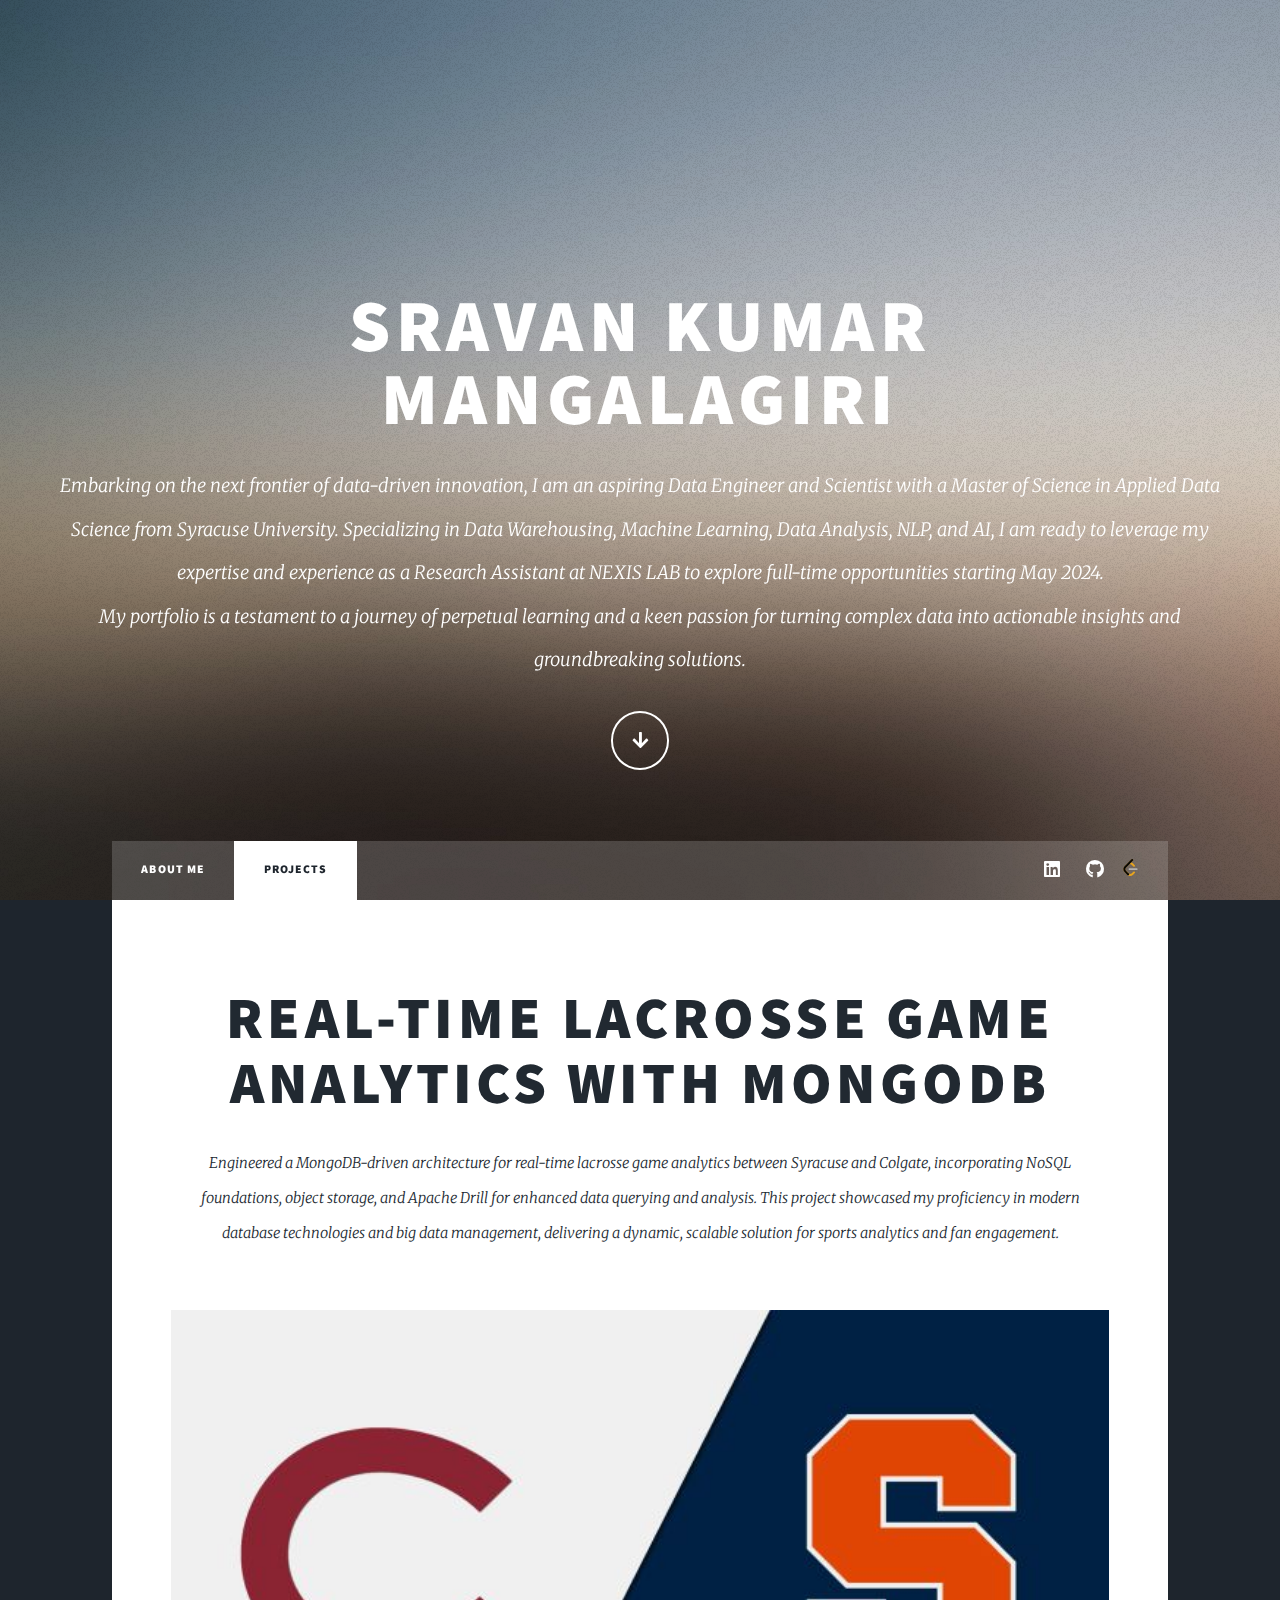
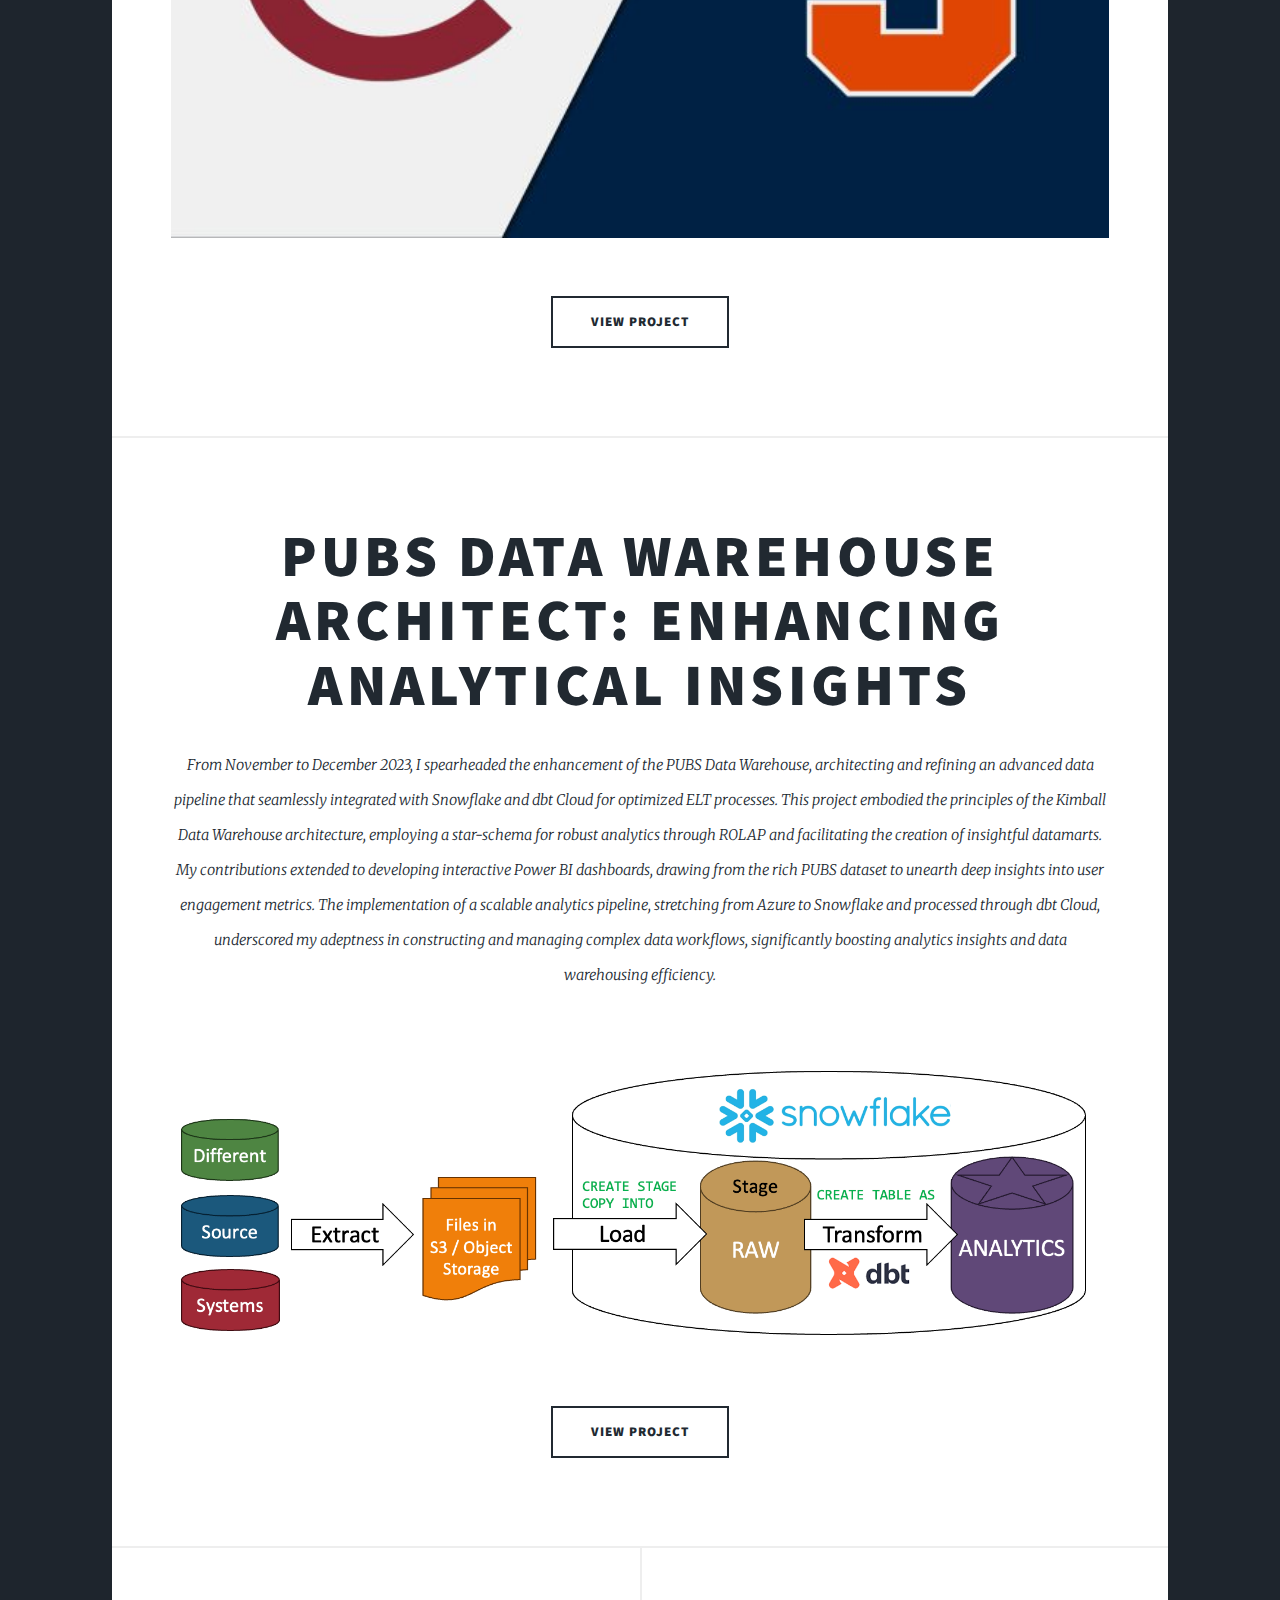
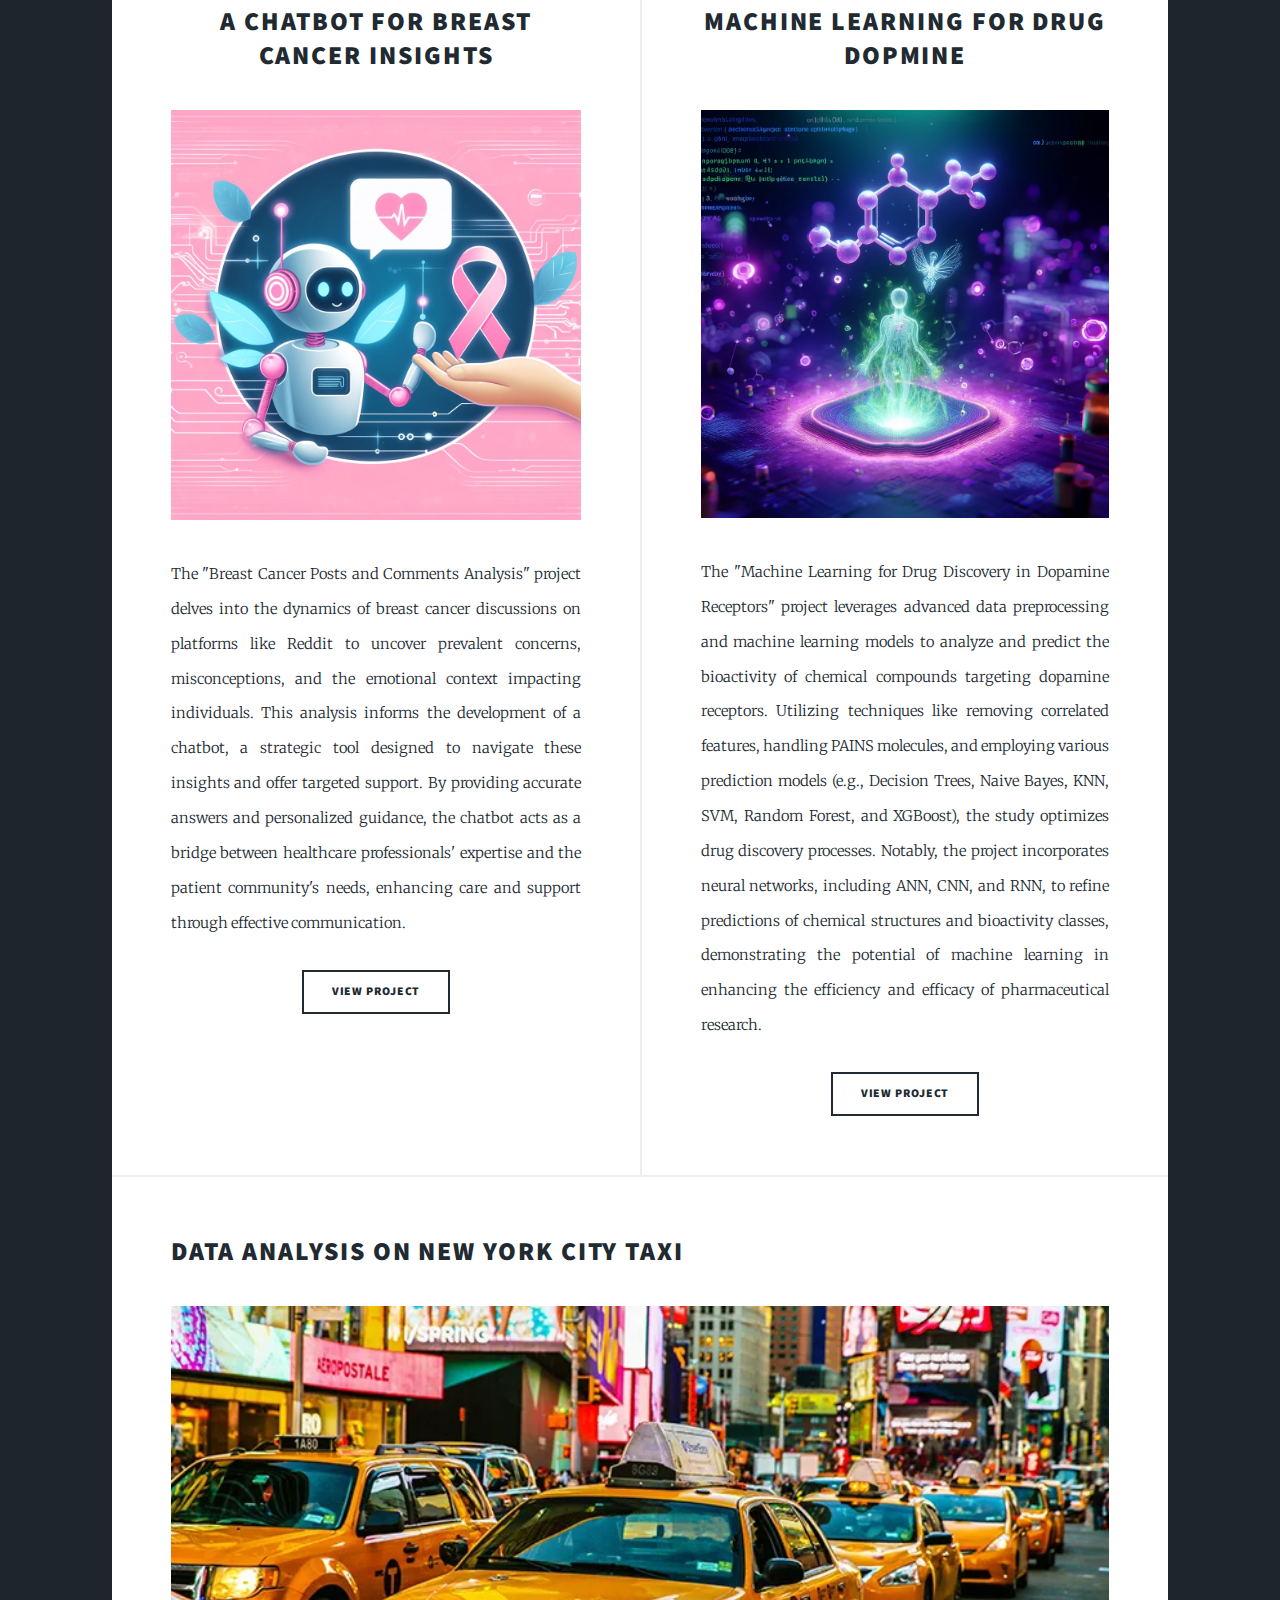
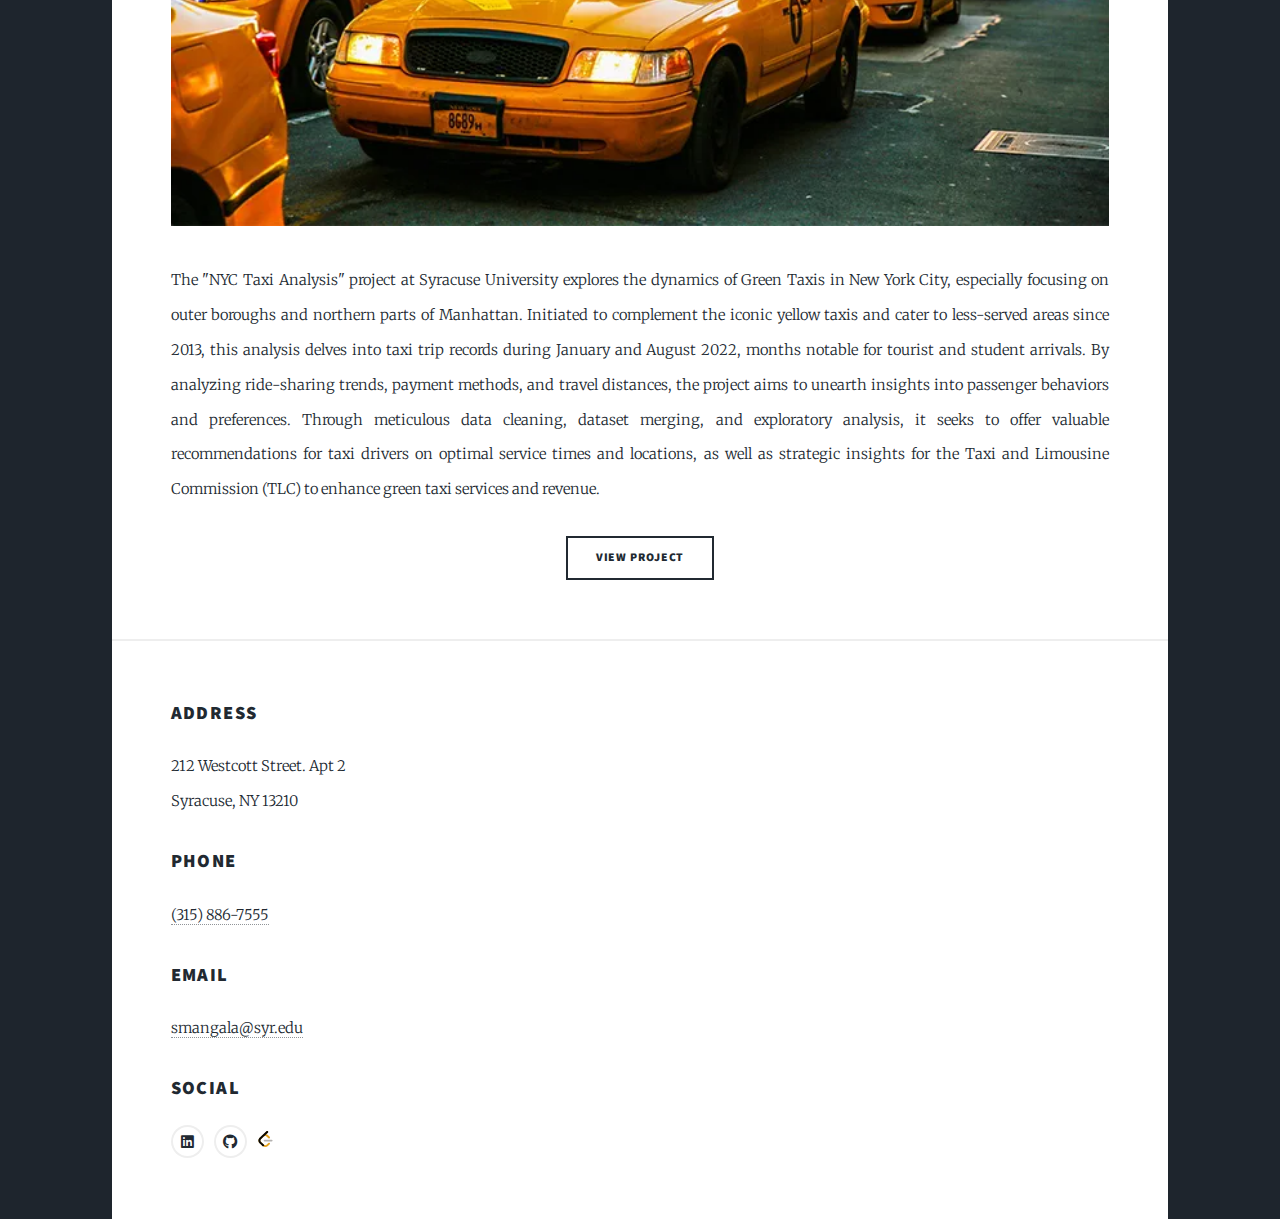
<file: Project.html>
<!DOCTYPE HTML>
<!--
	Massively by HTML5 UP
	html5up.net | @ajlkn
	Free for personal and commercial use under the CCA 3.0 license (html5up.net/license)
-->
<html>
	
	<head>
		<title>Sravan</title>
		<meta charset="utf-8" />
		<meta name="viewport" content="width=device-width, initial-scale=1, user-scalable=no" />
		<link rel="stylesheet" href="assets/css/main.css" />
		<noscript><link rel="stylesheet" href="assets/css/noscript.css" /></noscript>
	</head>
	<body class="is-preload">

		<!-- Wrapper -->
			<div id="wrapper" class="fade-in">

				<!-- Intro -->
					<div id="intro">
						<h1>Sravan Kumar <br />
						Mangalagiri</h1>
						<p> Embarking on the next frontier of data-driven innovation, I am an aspiring Data Engineer and Scientist with a Master of Science in Applied Data Science from Syracuse University. Specializing in Data Warehousing, Machine Learning, Data Analysis, NLP, and AI, I am ready to leverage my expertise and experience as a Research Assistant at NEXIS LAB to explore full-time opportunities starting May 2024. </a><br />
							My portfolio is a testament to a journey of perpetual learning and a keen passion for turning complex data into actionable insights and groundbreaking solutions.</a></p>
						<ul class="actions">
							<li><a href="#header" class="button icon solid solo fa-arrow-down scrolly">Continue</a></li>
						</ul>
					</div>

				<!-- Header -->
					<header id="header">
						<a href="project.html" class="logo">Decipher My Data Chronicles</a>
					</header>


				<!-- Nav -->
				<nav id="nav">
					<ul class="links">
						<li><a href="index.html">About me</a></li>
						<li class="active"><a href="Project.html">Projects</a></li>
					</ul>
						<ul class="icons">
							<li><a href="https://www.linkedin.com/in/sravan-kumar-mangalagiri/" class="icon brands alt fa-linkedin"><span class="label">LinkedIn</span></a></li>
							<li><a href="https://github.com/Sravan2418" class="icon brands alt fa-github"><span class="label">GitHub</span></a></li>
							<li>
								<a href="https://leetcode.com/Sravan_Kumar_2407/" class="icon brands fa-leetcode">
									<img src="leetcode.svg" class="leetcode-icon" alt="LeetCode">
								</a>
							</li>
						</ul>
					</nav>
				<!-- Main -->
					<div id="main">

						<!-- Featured Post -->
						<article class="post featured">
							<header class="major">
								
								<h2><a href="https://github.com/Sravan2418/GameStream">Real-Time Lacrosse Game Analytics with MongoDB<br />
								</a></h2>
								<p>Engineered a MongoDB-driven architecture for real-time lacrosse game analytics between Syracuse and Colgate, incorporating NoSQL foundations, object storage, and Apache Drill for enhanced data querying and analysis. This project showcased my proficiency in modern database technologies and big data management, delivering a dynamic, scalable solution for sports analytics and fan engagement.</p>
							</header>
							<a href="https://github.com/Sravan2418/GameStream" class="image main"><img src="pic4.jpg" alt="" /></a>
							<ul class="actions special">
								<li><a href="https://github.com/Sravan2418/GameStream" class="button large">View Project</a></li>
							</ul>
						</article>							
						<!-- Featured Post -->
							<article class="post featured">
								<header class="major">
									
									<h2><a href="https://github.com/Sravan2418/Datawarehouse">PUBS Data Warehouse Architect: Enhancing Analytical Insights<br />
									</a></h2>
									<p>From November to December 2023, I spearheaded the enhancement of the PUBS Data Warehouse, architecting and refining an advanced data pipeline that seamlessly integrated with Snowflake and dbt Cloud for optimized ELT processes. This project embodied the principles of the Kimball Data Warehouse architecture, employing a star-schema for robust analytics through ROLAP and facilitating the creation of insightful datamarts. My contributions extended to developing interactive Power BI dashboards, drawing from the rich PUBS dataset to unearth deep insights into user engagement metrics. The implementation of a scalable analytics pipeline, stretching from Azure to Snowflake and processed through dbt Cloud, underscored my adeptness in constructing and managing complex data workflows, significantly boosting analytics insights and data warehousing efficiency.</p>
								</header>
								<a href="https://github.com/Sravan2418/Datawarehouse" class="image main"><img src="pic1.png" alt="" /></a>
								<ul class="actions special">
									<li><a href="https://github.com/Sravan2418/Datawarehouse" class="button large">View Project</a></li>
								</ul>
							</article>
						

						<!-- Posts -->
							<section class="posts">
								<article>
									<header>
										<h2><a href="https://github.com/Sravan2418/A-Chatbot-for-Breast-Cancer-Insights">A Chatbot for Breast Cancer Insights<br />
										</a></h2>
									</header>
									<a href="https://github.com/Sravan2418/A-Chatbot-for-Breast-Cancer-Insights" class="image fit"><img src="pic 5.webp" alt="" /></a>
									<p>
										The "Breast Cancer Posts and Comments Analysis" project delves into the dynamics of breast cancer discussions on platforms like Reddit to uncover prevalent concerns, misconceptions, and the emotional context impacting individuals. This analysis informs the development of a chatbot, a strategic tool designed to navigate these insights and offer targeted support. By providing accurate answers and personalized guidance, the chatbot acts as a bridge between healthcare professionals' expertise and the patient community's needs, enhancing care and support through effective communication.</p>
									<ul class="actions special">
										<li><a href="https://github.com/Sravan2418/A-Chatbot-for-Breast-Cancer-Insights" class="button">View Project</a></li>
									</ul>
								</article>
								<article>
									<header>
										<h2><a href="https://github.com/Sravan2418/Machine-Learning">Machine Learning For DRug Dopmine<br />
										</a></h2>
									</header>
									<a href="https://github.com/Sravan2418/Machine-Learning" class="image fit"><img src="nlpic.webp" alt="" /></a>
									<p>The "Machine Learning for Drug Discovery in Dopamine Receptors" project leverages advanced data preprocessing and machine learning models to analyze and predict the bioactivity of chemical compounds targeting dopamine receptors. Utilizing techniques like removing correlated features, handling PAINS molecules, and employing various prediction models (e.g., Decision Trees, Naive Bayes, KNN, SVM, Random Forest, and XGBoost), the study optimizes drug discovery processes. Notably, the project incorporates neural networks, including ANN, CNN, and RNN, to refine predictions of chemical structures and bioactivity classes, demonstrating the potential of machine learning in enhancing the efficiency and efficacy of pharmaceutical research.</p>
									<ul class="actions special">
										<li><a href="https://github.com/Sravan2418/Machine-Learning" class="button">View Project</a></li>
									</ul>
								</article>
							</section>
							<article>
								<header>
									<h2><a href="https://github.com/Sravan2418/New-York-Taxi-Data-Analysis-">Data Analysis on New York City Taxi<br />
									</a></h2>
								</header>
								<a href="https://github.com/Sravan2418/New-York-Taxi-Data-Analysis-" class="image fit"><img src="Pic2.webp" alt="" /></a>
								<p>The "NYC Taxi Analysis" project at Syracuse University explores the dynamics of Green Taxis in New York City, especially focusing on outer boroughs and northern parts of Manhattan. Initiated to complement the iconic yellow taxis and cater to less-served areas since 2013, this analysis delves into taxi trip records during January and August 2022, months notable for tourist and student arrivals. By analyzing ride-sharing trends, payment methods, and travel distances, the project aims to unearth insights into passenger behaviors and preferences. Through meticulous data cleaning, dataset merging, and exploratory analysis, it seeks to offer valuable recommendations for taxi drivers on optimal service times and locations, as well as strategic insights for the Taxi and Limousine Commission (TLC) to enhance green taxi services and revenue.</p>
								<ul class="actions special">
									<li><a href="https://github.com/Sravan2418/New-York-Taxi-Data-Analysis-" class="button">View Project</a></li>
								</ul>
							</article>

				<!-- Footer -->

						<section class="split contact">
							<section class="alt">
								<h3>Address</h3>
								<p>212 Westcott Street. Apt 2 <br />
								Syracuse, NY 13210</p>
							</section>
							<section>
								<h3>Phone</h3>
								<p><a href="#">(315) 886-7555</a></p>
							</section>
							<section>
								<h3>Email</h3>
								<p><a href="#">smangala@syr.edu</a></p>
							</section>
							<section>
								<h3>Social</h3>
								<ul class="icons alt">
									<li><a href="https://www.linkedin.com/in/sravan-kumar-mangalagiri/" class="icon brands alt fa-linkedin"><span class="label">LinkedIn</span></a></li>
									<li><a href="https://github.com/Sravan2418" class="icon brands alt fa-github"><span class="label">GitHub</span></a></li>
									<li>
										<a href="https://leetcode.com/Sravan_Kumar_2407/" class="icon brands fa-leetcode">
											<img src="leetcode.svg" class="leetcode-icon" alt="LeetCode">
										</a>
									</li>
									

								</ul>
							</section>
						</section>


		<!-- Scripts -->
			<script src="assets/js/jquery.min.js"></script>
			<script src="assets/js/jquery.scrollex.min.js"></script>
			<script src="assets/js/jquery.scrolly.min.js"></script>
			<script src="assets/js/browser.min.js"></script>
			<script src="assets/js/breakpoints.min.js"></script>
			<script src="assets/js/util.js"></script>
			<script src="assets/js/main.js"></script>

	</body>
</html>
</file>
<file: assets/css/main.css>
@import url(fontawesome-all.min.css);
@import url("https://fonts.googleapis.com/css?family=Merriweather:300,700,300italic,700italic|Source+Sans+Pro:900");

/*
	Massively by HTML5 UP
	html5up.net | @ajlkn
	Free for personal and commercial use under the CCA 3.0 license (html5up.net/license)
*/

html, body, div, span, applet, object,
iframe, h1, h2, h3, h4, h5, h6, p, blockquote,
pre, a, abbr, acronym, address, big, cite,
code, del, dfn, em, img, ins, kbd, q, s, samp,
small, strike, strong, sub, sup, tt, var, b,
u, i, center, dl, dt, dd, ol, ul, li, fieldset,
form, label, legend, table, caption, tbody,
tfoot, thead, tr, th, td, article, aside,
canvas, details, embed, figure, figcaption,
footer, header, hgroup, menu, nav, output, ruby,
section, summary, time, mark, audio, video {
	margin: 0;
	padding: 0;
	border: 0;
	font-size: 100%;
	font: inherit;
	vertical-align: baseline;}

article, aside, details, figcaption, figure,
footer, header, hgroup, menu, nav, section {
	display: block;}

body {
	line-height: 1;
}

ol, ul {
	list-style: none;
}

blockquote, q {
	quotes: none;
}

	blockquote:before, blockquote:after, q:before, q:after {
		content: '';
		content: none;
	}

table {
	border-collapse: collapse;
	border-spacing: 0;
}

body {
	-webkit-text-size-adjust: none;
}

mark {
	background-color: transparent;
	color: inherit;
}

input::-moz-focus-inner {
	border: 0;
	padding: 0;
}

input, select, textarea {
	-moz-appearance: none;
	-webkit-appearance: none;
	-ms-appearance: none;
	appearance: none;
}

/* Basic */

	@-ms-viewport {
		width: device-width;
	}

	body {
		-ms-overflow-style: scrollbar;
	}

	@media screen and (max-width: 480px) {

		html, body {
			min-width: 320px;
		}

	}

	html {
		box-sizing: border-box;
	}

	*, *:before, *:after {
		box-sizing: inherit;
	}

	body {
		background-color: #1e252d;
	}

		body.is-preload *, body.is-preload *:before, body.is-preload *:after {
			-moz-animation: none !important;
			-webkit-animation: none !important;
			-ms-animation: none !important;
			animation: none !important;
			-moz-transition: none !important;
			-webkit-transition: none !important;
			-ms-transition: none !important;
			transition: none !important;
		}

/* Type */

	html {
		font-size: 16pt;
	}

		@media screen and (max-width: 1680px) {

			html {
				font-size: 12pt;
			}

		}

		@media screen and (max-width: 1280px) {

			html {
				font-size: 11pt;
			}

		}

		@media screen and (max-width: 360px) {

			html {
				font-size: 10pt;
			}

		}

	body {
		color: #212931;
	}

	body, input, select, textarea {
		font-family: "Merriweather", Georgia, serif;
		font-weight: 300;
		font-size: 1rem;
		line-height: 2.375;
	}

	a {
		-moz-transition: color 0.2s ease-in-out, background-color 0.2s ease-in-out, border-color 0.2s ease-in-out, box-shadow 0.2s ease-in-out;
		-webkit-transition: color 0.2s ease-in-out, background-color 0.2s ease-in-out, border-color 0.2s ease-in-out, box-shadow 0.2s ease-in-out;
		-ms-transition: color 0.2s ease-in-out, background-color 0.2s ease-in-out, border-color 0.2s ease-in-out, box-shadow 0.2s ease-in-out;
		transition: color 0.2s ease-in-out, background-color 0.2s ease-in-out, border-color 0.2s ease-in-out, box-shadow 0.2s ease-in-out;
		border-bottom: dotted 1px;
		text-decoration: none;
	}

		a:hover {
			border-bottom-color: transparent;
		}

	strong, b {
		font-weight: 600;
	}

	em, i {
		font-style: italic;
	}

	p {
		text-align: justify;
		margin: 0 0 2rem 0;
	}

	h1, h2, h3, h4, h5, h6 {
		font-family: "Source Sans Pro", Helvetica, sans-serif;
		font-weight: 900;
		line-height: 1.5;
		letter-spacing: 0.075em;
		text-transform: uppercase;
		margin: 0 0 1rem 0;
	}

		h1 a, h2 a, h3 a, h4 a, h5 a, h6 a {
			border-bottom: 0;
			color: inherit;
			text-decoration: none;
		}

	h1 {
		font-size: 4rem;
		line-height: 1.1;
		margin: 0 0 2rem 0;
	}

	h2 {
		font-size: 1.75rem;
		line-height: 1.3;
		margin: 0 0 1.5rem 0;
	}

	h3 {
		font-size: 1.25rem;
		margin: 0 0 1.5rem 0;
	}

	h4 {
		font-size: 1rem;
	}

	h5 {
		font-size: 0.9rem;
	}

	h6 {
		font-size: 0.8rem;
	}

	sub {
		font-size: 0.8rem;
		position: relative;
		top: 0.5rem;
	}

	sup {
		font-size: 0.8rem;
		position: relative;
		top: -0.5rem;
	}

	blockquote {
		border-left: solid 4px;
		font-style: italic;
		margin: 0 0 2rem 0;
		padding: 0.5rem 0 0.5rem 2rem;
	}

	code {
		border: solid 2px;
		font-family: "Courier New", monospace;
		font-size: 0.9rem;
		margin: 0 0.25rem;
		padding: 0.25rem 0.65rem;
	}

	pre {
		-webkit-overflow-scrolling: touch;
		font-family: "Courier New", monospace;
		font-size: 0.9rem;
		margin: 0 0 2rem 0;
	}

		pre code {
			display: block;
			line-height: 1.75;
			padding: 1rem 1.5rem;
			overflow-x: auto;
		}

	hr {
		border: 0;
		border-bottom: solid 2px;
		margin: 3rem 0;
	}

		hr.major {
			margin: 5rem 0;
		}

	.align-left {
		text-align: left;
	}

	.align-center {
		text-align: center;
	}

	.align-right {
		text-align: right;
	}

	input, select, textarea {
		color: #212931;
	}

	a {
		color: #212931;
		border-bottom-color: rgba(33, 41, 49, 0.5);
	}

		a:hover {
			border-bottom-color: transparent;
			color: #18bfef !important;
		}

	strong, b {
		color: #212931;
	}

	h1, h2, h3, h4, h5, h6 {
		color: #212931;
	}

	blockquote {
		border-left-color: #eeeeee;
	}

	code {
		background: rgba(220, 220, 220, 0.25);
		border-color: #eeeeee;
	}

	hr {
		border-bottom-color: #eeeeee;
	}

/* Row */

	.row {
		display: flex;
		flex-wrap: wrap;
		box-sizing: border-box;
		align-items: stretch;
	}

		.row > * {
			box-sizing: border-box;
		}

		.row.gtr-uniform > * > :last-child {
			margin-bottom: 0;
		}

		.row.aln-left {
			justify-content: flex-start;
		}

		.row.aln-center {
			justify-content: center;
		}

		.row.aln-right {
			justify-content: flex-end;
		}

		.row.aln-top {
			align-items: flex-start;
		}

		.row.aln-middle {
			align-items: center;
		}

		.row.aln-bottom {
			align-items: flex-end;
		}

		.row > .imp {
			order: -1;
		}

		.row > .col-1 {
			width: 8.33333%;
		}

		.row > .off-1 {
			margin-left: 8.33333%;
		}

		.row > .col-2 {
			width: 16.66667%;
		}

		.row > .off-2 {
			margin-left: 16.66667%;
		}

		.row > .col-3 {
			width: 25%;
		}

		.row > .off-3 {
			margin-left: 25%;
		}

		.row > .col-4 {
			width: 33.33333%;
		}

		.row > .off-4 {
			margin-left: 33.33333%;
		}

		.row > .col-5 {
			width: 41.66667%;
		}

		.row > .off-5 {
			margin-left: 41.66667%;
		}

		.row > .col-6 {
			width: 50%;
		}

		.row > .off-6 {
			margin-left: 50%;
		}

		.row > .col-7 {
			width: 58.33333%;
		}

		.row > .off-7 {
			margin-left: 58.33333%;
		}

		.row > .col-8 {
			width: 66.66667%;
		}

		.row > .off-8 {
			margin-left: 66.66667%;
		}

		.row > .col-9 {
			width: 75%;
		}

		.row > .off-9 {
			margin-left: 75%;
		}

		.row > .col-10 {
			width: 83.33333%;
		}

		.row > .off-10 {
			margin-left: 83.33333%;
		}

		.row > .col-11 {
			width: 91.66667%;
		}

		.row > .off-11 {
			margin-left: 91.66667%;
		}

		.row > .col-12 {
			width: 100%;
		}

		.row > .off-12 {
			margin-left: 100%;
		}

		.row.gtr-0 {
			margin-top: 0;
			margin-left: 0rem;
		}

			.row.gtr-0 > * {
				padding: 0 0 0 0rem;
			}

			.row.gtr-0.gtr-uniform {
				margin-top: 0rem;
			}

				.row.gtr-0.gtr-uniform > * {
					padding-top: 0rem;
				}

		.row.gtr-25 {
			margin-top: 0;
			margin-left: -0.375rem;
		}

			.row.gtr-25 > * {
				padding: 0 0 0 0.375rem;
			}

			.row.gtr-25.gtr-uniform {
				margin-top: -0.375rem;
			}

				.row.gtr-25.gtr-uniform > * {
					padding-top: 0.375rem;
				}

		.row.gtr-50 {
			margin-top: 0;
			margin-left: -0.75rem;
		}

			.row.gtr-50 > * {
				padding: 0 0 0 0.75rem;
			}

			.row.gtr-50.gtr-uniform {
				margin-top: -0.75rem;
			}

				.row.gtr-50.gtr-uniform > * {
					padding-top: 0.75rem;
				}

		.row {
			margin-top: 0;
			margin-left: -1.5rem;
		}

			.row > * {
				padding: 0 0 0 1.5rem;
			}

			.row.gtr-uniform {
				margin-top: -1.5rem;
			}

				.row.gtr-uniform > * {
					padding-top: 1.5rem;
				}

		.row.gtr-150 {
			margin-top: 0;
			margin-left: -2.25rem;
		}

			.row.gtr-150 > * {
				padding: 0 0 0 2.25rem;
			}

			.row.gtr-150.gtr-uniform {
				margin-top: -2.25rem;
			}

				.row.gtr-150.gtr-uniform > * {
					padding-top: 2.25rem;
				}

		.row.gtr-200 {
			margin-top: 0;
			margin-left: -3rem;
		}

			.row.gtr-200 > * {
				padding: 0 0 0 3rem;
			}

			.row.gtr-200.gtr-uniform {
				margin-top: -3rem;
			}

				.row.gtr-200.gtr-uniform > * {
					padding-top: 3rem;
				}

		@media screen and (max-width: 1680px) {

			.row {
				display: flex;
				flex-wrap: wrap;
				box-sizing: border-box;
				align-items: stretch;
			}

				.row > * {
					box-sizing: border-box;
				}

				.row.gtr-uniform > * > :last-child {
					margin-bottom: 0;
				}

				.row.aln-left {
					justify-content: flex-start;
				}

				.row.aln-center {
					justify-content: center;
				}

				.row.aln-right {
					justify-content: flex-end;
				}

				.row.aln-top {
					align-items: flex-start;
				}

				.row.aln-middle {
					align-items: center;
				}

				.row.aln-bottom {
					align-items: flex-end;
				}

				.row > .imp-xlarge {
					order: -1;
				}

				.row > .col-1-xlarge {
					width: 8.33333%;
				}

				.row > .off-1-xlarge {
					margin-left: 8.33333%;
				}

				.row > .col-2-xlarge {
					width: 16.66667%;
				}

				.row > .off-2-xlarge {
					margin-left: 16.66667%;
				}

				.row > .col-3-xlarge {
					width: 25%;
				}

				.row > .off-3-xlarge {
					margin-left: 25%;
				}

				.row > .col-4-xlarge {
					width: 33.33333%;
				}

				.row > .off-4-xlarge {
					margin-left: 33.33333%;
				}

				.row > .col-5-xlarge {
					width: 41.66667%;
				}

				.row > .off-5-xlarge {
					margin-left: 41.66667%;
				}

				.row > .col-6-xlarge {
					width: 50%;
				}

				.row > .off-6-xlarge {
					margin-left: 50%;
				}

				.row > .col-7-xlarge {
					width: 58.33333%;
				}

				.row > .off-7-xlarge {
					margin-left: 58.33333%;
				}

				.row > .col-8-xlarge {
					width: 66.66667%;
				}

				.row > .off-8-xlarge {
					margin-left: 66.66667%;
				}

				.row > .col-9-xlarge {
					width: 75%;
				}

				.row > .off-9-xlarge {
					margin-left: 75%;
				}

				.row > .col-10-xlarge {
					width: 83.33333%;
				}

				.row > .off-10-xlarge {
					margin-left: 83.33333%;
				}

				.row > .col-11-xlarge {
					width: 91.66667%;
				}

				.row > .off-11-xlarge {
					margin-left: 91.66667%;
				}

				.row > .col-12-xlarge {
					width: 100%;
				}

				.row > .off-12-xlarge {
					margin-left: 100%;
				}

				.row.gtr-0 {
					margin-top: 0;
					margin-left: 0rem;
				}

					.row.gtr-0 > * {
						padding: 0 0 0 0rem;
					}

					.row.gtr-0.gtr-uniform {
						margin-top: 0rem;
					}

						.row.gtr-0.gtr-uniform > * {
							padding-top: 0rem;
						}

				.row.gtr-25 {
					margin-top: 0;
					margin-left: -0.375rem;
				}

					.row.gtr-25 > * {
						padding: 0 0 0 0.375rem;
					}

					.row.gtr-25.gtr-uniform {
						margin-top: -0.375rem;
					}

						.row.gtr-25.gtr-uniform > * {
							padding-top: 0.375rem;
						}

				.row.gtr-50 {
					margin-top: 0;
					margin-left: -0.75rem;
				}

					.row.gtr-50 > * {
						padding: 0 0 0 0.75rem;
					}

					.row.gtr-50.gtr-uniform {
						margin-top: -0.75rem;
					}

						.row.gtr-50.gtr-uniform > * {
							padding-top: 0.75rem;
						}

				.row {
					margin-top: 0;
					margin-left: -1.5rem;
				}

					.row > * {
						padding: 0 0 0 1.5rem;
					}

					.row.gtr-uniform {
						margin-top: -1.5rem;
					}

						.row.gtr-uniform > * {
							padding-top: 1.5rem;
						}

				.row.gtr-150 {
					margin-top: 0;
					margin-left: -2.25rem;
				}

					.row.gtr-150 > * {
						padding: 0 0 0 2.25rem;
					}

					.row.gtr-150.gtr-uniform {
						margin-top: -2.25rem;
					}

						.row.gtr-150.gtr-uniform > * {
							padding-top: 2.25rem;
						}

				.row.gtr-200 {
					margin-top: 0;
					margin-left: -3rem;
				}

					.row.gtr-200 > * {
						padding: 0 0 0 3rem;
					}

					.row.gtr-200.gtr-uniform {
						margin-top: -3rem;
					}

						.row.gtr-200.gtr-uniform > * {
							padding-top: 3rem;
						}

		}

		@media screen and (max-width: 1280px) {

			.row {
				display: flex;
				flex-wrap: wrap;
				box-sizing: border-box;
				align-items: stretch;
			}

				.row > * {
					box-sizing: border-box;
				}

				.row.gtr-uniform > * > :last-child {
					margin-bottom: 0;
				}

				.row.aln-left {
					justify-content: flex-start;
				}

				.row.aln-center {
					justify-content: center;
				}

				.row.aln-right {
					justify-content: flex-end;
				}

				.row.aln-top {
					align-items: flex-start;
				}

				.row.aln-middle {
					align-items: center;
				}

				.row.aln-bottom {
					align-items: flex-end;
				}

				.row > .imp-large {
					order: -1;
				}

				.row > .col-1-large {
					width: 8.33333%;
				}

				.row > .off-1-large {
					margin-left: 8.33333%;
				}

				.row > .col-2-large {
					width: 16.66667%;
				}

				.row > .off-2-large {
					margin-left: 16.66667%;
				}

				.row > .col-3-large {
					width: 25%;
				}

				.row > .off-3-large {
					margin-left: 25%;
				}

				.row > .col-4-large {
					width: 33.33333%;
				}

				.row > .off-4-large {
					margin-left: 33.33333%;
				}

				.row > .col-5-large {
					width: 41.66667%;
				}

				.row > .off-5-large {
					margin-left: 41.66667%;
				}

				.row > .col-6-large {
					width: 50%;
				}

				.row > .off-6-large {
					margin-left: 50%;
				}

				.row > .col-7-large {
					width: 58.33333%;
				}

				.row > .off-7-large {
					margin-left: 58.33333%;
				}

				.row > .col-8-large {
					width: 66.66667%;
				}

				.row > .off-8-large {
					margin-left: 66.66667%;
				}

				.row > .col-9-large {
					width: 75%;
				}

				.row > .off-9-large {
					margin-left: 75%;
				}

				.row > .col-10-large {
					width: 83.33333%;
				}

				.row > .off-10-large {
					margin-left: 83.33333%;
				}

				.row > .col-11-large {
					width: 91.66667%;
				}

				.row > .off-11-large {
					margin-left: 91.66667%;
				}

				.row > .col-12-large {
					width: 100%;
				}

				.row > .off-12-large {
					margin-left: 100%;
				}

				.row.gtr-0 {
					margin-top: 0;
					margin-left: 0rem;
				}

					.row.gtr-0 > * {
						padding: 0 0 0 0rem;
					}

					.row.gtr-0.gtr-uniform {
						margin-top: 0rem;
					}

						.row.gtr-0.gtr-uniform > * {
							padding-top: 0rem;
						}

				.row.gtr-25 {
					margin-top: 0;
					margin-left: -0.375rem;
				}

					.row.gtr-25 > * {
						padding: 0 0 0 0.375rem;
					}

					.row.gtr-25.gtr-uniform {
						margin-top: -0.375rem;
					}

						.row.gtr-25.gtr-uniform > * {
							padding-top: 0.375rem;
						}

				.row.gtr-50 {
					margin-top: 0;
					margin-left: -0.75rem;
				}

					.row.gtr-50 > * {
						padding: 0 0 0 0.75rem;
					}

					.row.gtr-50.gtr-uniform {
						margin-top: -0.75rem;
					}

						.row.gtr-50.gtr-uniform > * {
							padding-top: 0.75rem;
						}

				.row {
					margin-top: 0;
					margin-left: -1.5rem;
				}

					.row > * {
						padding: 0 0 0 1.5rem;
					}

					.row.gtr-uniform {
						margin-top: -1.5rem;
					}

						.row.gtr-uniform > * {
							padding-top: 1.5rem;
						}

				.row.gtr-150 {
					margin-top: 0;
					margin-left: -2.25rem;
				}

					.row.gtr-150 > * {
						padding: 0 0 0 2.25rem;
					}

					.row.gtr-150.gtr-uniform {
						margin-top: -2.25rem;
					}

						.row.gtr-150.gtr-uniform > * {
							padding-top: 2.25rem;
						}

				.row.gtr-200 {
					margin-top: 0;
					margin-left: -3rem;
				}

					.row.gtr-200 > * {
						padding: 0 0 0 3rem;
					}

					.row.gtr-200.gtr-uniform {
						margin-top: -3rem;
					}

						.row.gtr-200.gtr-uniform > * {
							padding-top: 3rem;
						}

		}

		@media screen and (max-width: 980px) {

			.row {
				display: flex;
				flex-wrap: wrap;
				box-sizing: border-box;
				align-items: stretch;
			}

				.row > * {
					box-sizing: border-box;
				}

				.row.gtr-uniform > * > :last-child {
					margin-bottom: 0;
				}

				.row.aln-left {
					justify-content: flex-start;
				}

				.row.aln-center {
					justify-content: center;
				}

				.row.aln-right {
					justify-content: flex-end;
				}

				.row.aln-top {
					align-items: flex-start;
				}

				.row.aln-middle {
					align-items: center;
				}

				.row.aln-bottom {
					align-items: flex-end;
				}

				.row > .imp-medium {
					order: -1;
				}

				.row > .col-1-medium {
					width: 8.33333%;
				}

				.row > .off-1-medium {
					margin-left: 8.33333%;
				}

				.row > .col-2-medium {
					width: 16.66667%;
				}

				.row > .off-2-medium {
					margin-left: 16.66667%;
				}

				.row > .col-3-medium {
					width: 25%;
				}

				.row > .off-3-medium {
					margin-left: 25%;
				}

				.row > .col-4-medium {
					width: 33.33333%;
				}

				.row > .off-4-medium {
					margin-left: 33.33333%;
				}

				.row > .col-5-medium {
					width: 41.66667%;
				}

				.row > .off-5-medium {
					margin-left: 41.66667%;
				}

				.row > .col-6-medium {
					width: 50%;
				}

				.row > .off-6-medium {
					margin-left: 50%;
				}

				.row > .col-7-medium {
					width: 58.33333%;
				}

				.row > .off-7-medium {
					margin-left: 58.33333%;
				}

				.row > .col-8-medium {
					width: 66.66667%;
				}

				.row > .off-8-medium {
					margin-left: 66.66667%;
				}

				.row > .col-9-medium {
					width: 75%;
				}

				.row > .off-9-medium {
					margin-left: 75%;
				}

				.row > .col-10-medium {
					width: 83.33333%;
				}

				.row > .off-10-medium {
					margin-left: 83.33333%;
				}

				.row > .col-11-medium {
					width: 91.66667%;
				}

				.row > .off-11-medium {
					margin-left: 91.66667%;
				}

				.row > .col-12-medium {
					width: 100%;
				}

				.row > .off-12-medium {
					margin-left: 100%;
				}

				.row.gtr-0 {
					margin-top: 0;
					margin-left: 0rem;
				}

					.row.gtr-0 > * {
						padding: 0 0 0 0rem;
					}

					.row.gtr-0.gtr-uniform {
						margin-top: 0rem;
					}

						.row.gtr-0.gtr-uniform > * {
							padding-top: 0rem;
						}

				.row.gtr-25 {
					margin-top: 0;
					margin-left: -0.375rem;
				}

					.row.gtr-25 > * {
						padding: 0 0 0 0.375rem;
					}

					.row.gtr-25.gtr-uniform {
						margin-top: -0.375rem;
					}

						.row.gtr-25.gtr-uniform > * {
							padding-top: 0.375rem;
						}

				.row.gtr-50 {
					margin-top: 0;
					margin-left: -0.75rem;
				}

					.row.gtr-50 > * {
						padding: 0 0 0 0.75rem;
					}

					.row.gtr-50.gtr-uniform {
						margin-top: -0.75rem;
					}

						.row.gtr-50.gtr-uniform > * {
							padding-top: 0.75rem;
						}

				.row {
					margin-top: 0;
					margin-left: -1.5rem;
				}

					.row > * {
						padding: 0 0 0 1.5rem;
					}

					.row.gtr-uniform {
						margin-top: -1.5rem;
					}

						.row.gtr-uniform > * {
							padding-top: 1.5rem;
						}

				.row.gtr-150 {
					margin-top: 0;
					margin-left: -2.25rem;
				}

					.row.gtr-150 > * {
						padding: 0 0 0 2.25rem;
					}

					.row.gtr-150.gtr-uniform {
						margin-top: -2.25rem;
					}

						.row.gtr-150.gtr-uniform > * {
							padding-top: 2.25rem;
						}

				.row.gtr-200 {
					margin-top: 0;
					margin-left: -3rem;
				}

					.row.gtr-200 > * {
						padding: 0 0 0 3rem;
					}

					.row.gtr-200.gtr-uniform {
						margin-top: -3rem;
					}

						.row.gtr-200.gtr-uniform > * {
							padding-top: 3rem;
						}

		}

		@media screen and (max-width: 736px) {

			.row {
				display: flex;
				flex-wrap: wrap;
				box-sizing: border-box;
				align-items: stretch;
			}

				.row > * {
					box-sizing: border-box;
				}

				.row.gtr-uniform > * > :last-child {
					margin-bottom: 0;
				}

				.row.aln-left {
					justify-content: flex-start;
				}

				.row.aln-center {
					justify-content: center;
				}

				.row.aln-right {
					justify-content: flex-end;
				}

				.row.aln-top {
					align-items: flex-start;
				}

				.row.aln-middle {
					align-items: center;
				}

				.row.aln-bottom {
					align-items: flex-end;
				}

				.row > .imp-small {
					order: -1;
				}

				.row > .col-1-small {
					width: 8.33333%;
				}

				.row > .off-1-small {
					margin-left: 8.33333%;
				}

				.row > .col-2-small {
					width: 16.66667%;
				}

				.row > .off-2-small {
					margin-left: 16.66667%;
				}

				.row > .col-3-small {
					width: 25%;
				}

				.row > .off-3-small {
					margin-left: 25%;
				}

				.row > .col-4-small {
					width: 33.33333%;
				}

				.row > .off-4-small {
					margin-left: 33.33333%;
				}

				.row > .col-5-small {
					width: 41.66667%;
				}

				.row > .off-5-small {
					margin-left: 41.66667%;
				}

				.row > .col-6-small {
					width: 50%;
				}

				.row > .off-6-small {
					margin-left: 50%;
				}

				.row > .col-7-small {
					width: 58.33333%;
				}

				.row > .off-7-small {
					margin-left: 58.33333%;
				}

				.row > .col-8-small {
					width: 66.66667%;
				}

				.row > .off-8-small {
					margin-left: 66.66667%;
				}

				.row > .col-9-small {
					width: 75%;
				}

				.row > .off-9-small {
					margin-left: 75%;
				}

				.row > .col-10-small {
					width: 83.33333%;
				}

				.row > .off-10-small {
					margin-left: 83.33333%;
				}

				.row > .col-11-small {
					width: 91.66667%;
				}

				.row > .off-11-small {
					margin-left: 91.66667%;
				}

				.row > .col-12-small {
					width: 100%;
				}

				.row > .off-12-small {
					margin-left: 100%;
				}

				.row.gtr-0 {
					margin-top: 0;
					margin-left: 0rem;
				}

					.row.gtr-0 > * {
						padding: 0 0 0 0rem;
					}

					.row.gtr-0.gtr-uniform {
						margin-top: 0rem;
					}

						.row.gtr-0.gtr-uniform > * {
							padding-top: 0rem;
						}

				.row.gtr-25 {
					margin-top: 0;
					margin-left: -0.375rem;
				}

					.row.gtr-25 > * {
						padding: 0 0 0 0.375rem;
					}

					.row.gtr-25.gtr-uniform {
						margin-top: -0.375rem;
					}

						.row.gtr-25.gtr-uniform > * {
							padding-top: 0.375rem;
						}

				.row.gtr-50 {
					margin-top: 0;
					margin-left: -0.75rem;
				}

					.row.gtr-50 > * {
						padding: 0 0 0 0.75rem;
					}

					.row.gtr-50.gtr-uniform {
						margin-top: -0.75rem;
					}

						.row.gtr-50.gtr-uniform > * {
							padding-top: 0.75rem;
						}

				.row {
					margin-top: 0;
					margin-left: -1.5rem;
				}

					.row > * {
						padding: 0 0 0 1.5rem;
					}

					.row.gtr-uniform {
						margin-top: -1.5rem;
					}

						.row.gtr-uniform > * {
							padding-top: 1.5rem;
						}

				.row.gtr-150 {
					margin-top: 0;
					margin-left: -2.25rem;
				}

					.row.gtr-150 > * {
						padding: 0 0 0 2.25rem;
					}

					.row.gtr-150.gtr-uniform {
						margin-top: -2.25rem;
					}

						.row.gtr-150.gtr-uniform > * {
							padding-top: 2.25rem;
						}

				.row.gtr-200 {
					margin-top: 0;
					margin-left: -3rem;
				}

					.row.gtr-200 > * {
						padding: 0 0 0 3rem;
					}

					.row.gtr-200.gtr-uniform {
						margin-top: -3rem;
					}

						.row.gtr-200.gtr-uniform > * {
							padding-top: 3rem;
						}

		}

		@media screen and (max-width: 480px) {

			.row {
				display: flex;
				flex-wrap: wrap;
				box-sizing: border-box;
				align-items: stretch;
			}

				.row > * {
					box-sizing: border-box;
				}

				.row.gtr-uniform > * > :last-child {
					margin-bottom: 0;
				}

				.row.aln-left {
					justify-content: flex-start;
				}

				.row.aln-center {
					justify-content: center;
				}

				.row.aln-right {
					justify-content: flex-end;
				}

				.row.aln-top {
					align-items: flex-start;
				}

				.row.aln-middle {
					align-items: center;
				}

				.row.aln-bottom {
					align-items: flex-end;
				}

				.row > .imp-xsmall {
					order: -1;
				}

				.row > .col-1-xsmall {
					width: 8.33333%;
				}

				.row > .off-1-xsmall {
					margin-left: 8.33333%;
				}

				.row > .col-2-xsmall {
					width: 16.66667%;
				}

				.row > .off-2-xsmall {
					margin-left: 16.66667%;
				}

				.row > .col-3-xsmall {
					width: 25%;
				}

				.row > .off-3-xsmall {
					margin-left: 25%;
				}

				.row > .col-4-xsmall {
					width: 33.33333%;
				}

				.row > .off-4-xsmall {
					margin-left: 33.33333%;
				}

				.row > .col-5-xsmall {
					width: 41.66667%;
				}

				.row > .off-5-xsmall {
					margin-left: 41.66667%;
				}

				.row > .col-6-xsmall {
					width: 50%;
				}

				.row > .off-6-xsmall {
					margin-left: 50%;
				}

				.row > .col-7-xsmall {
					width: 58.33333%;
				}

				.row > .off-7-xsmall {
					margin-left: 58.33333%;
				}

				.row > .col-8-xsmall {
					width: 66.66667%;
				}

				.row > .off-8-xsmall {
					margin-left: 66.66667%;
				}

				.row > .col-9-xsmall {
					width: 75%;
				}

				.row > .off-9-xsmall {
					margin-left: 75%;
				}

				.row > .col-10-xsmall {
					width: 83.33333%;
				}

				.row > .off-10-xsmall {
					margin-left: 83.33333%;
				}

				.row > .col-11-xsmall {
					width: 91.66667%;
				}

				.row > .off-11-xsmall {
					margin-left: 91.66667%;
				}

				.row > .col-12-xsmall {
					width: 100%;
				}

				.row > .off-12-xsmall {
					margin-left: 100%;
				}

				.row.gtr-0 {
					margin-top: 0;
					margin-left: 0rem;
				}

					.row.gtr-0 > * {
						padding: 0 0 0 0rem;
					}

					.row.gtr-0.gtr-uniform {
						margin-top: 0rem;
					}

						.row.gtr-0.gtr-uniform > * {
							padding-top: 0rem;
						}

				.row.gtr-25 {
					margin-top: 0;
					margin-left: -0.375rem;
				}

					.row.gtr-25 > * {
						padding: 0 0 0 0.375rem;
					}

					.row.gtr-25.gtr-uniform {
						margin-top: -0.375rem;
					}

						.row.gtr-25.gtr-uniform > * {
							padding-top: 0.375rem;
						}

				.row.gtr-50 {
					margin-top: 0;
					margin-left: -0.75rem;
				}

					.row.gtr-50 > * {
						padding: 0 0 0 0.75rem;
					}

					.row.gtr-50.gtr-uniform {
						margin-top: -0.75rem;
					}

						.row.gtr-50.gtr-uniform > * {
							padding-top: 0.75rem;
						}

				.row {
					margin-top: 0;
					margin-left: -1.5rem;
				}

					.row > * {
						padding: 0 0 0 1.5rem;
					}

					.row.gtr-uniform {
						margin-top: -1.5rem;
					}

						.row.gtr-uniform > * {
							padding-top: 1.5rem;
						}

				.row.gtr-150 {
					margin-top: 0;
					margin-left: -2.25rem;
				}

					.row.gtr-150 > * {
						padding: 0 0 0 2.25rem;
					}

					.row.gtr-150.gtr-uniform {
						margin-top: -2.25rem;
					}

						.row.gtr-150.gtr-uniform > * {
							padding-top: 2.25rem;
						}

				.row.gtr-200 {
					margin-top: 0;
					margin-left: -3rem;
				}

					.row.gtr-200 > * {
						padding: 0 0 0 3rem;
					}

					.row.gtr-200.gtr-uniform {
						margin-top: -3rem;
					}

						.row.gtr-200.gtr-uniform > * {
							padding-top: 3rem;
						}

		}

		@media screen and (max-width: 360px) {

			.row {
				display: flex;
				flex-wrap: wrap;
				box-sizing: border-box;
				align-items: stretch;
			}

				.row > * {
					box-sizing: border-box;
				}

				.row.gtr-uniform > * > :last-child {
					margin-bottom: 0;
				}

				.row.aln-left {
					justify-content: flex-start;
				}

				.row.aln-center {
					justify-content: center;
				}

				.row.aln-right {
					justify-content: flex-end;
				}

				.row.aln-top {
					align-items: flex-start;
				}

				.row.aln-middle {
					align-items: center;
				}

				.row.aln-bottom {
					align-items: flex-end;
				}

				.row > .imp-xxsmall {
					order: -1;
				}

				.row > .col-1-xxsmall {
					width: 8.33333%;
				}

				.row > .off-1-xxsmall {
					margin-left: 8.33333%;
				}

				.row > .col-2-xxsmall {
					width: 16.66667%;
				}

				.row > .off-2-xxsmall {
					margin-left: 16.66667%;
				}

				.row > .col-3-xxsmall {
					width: 25%;
				}

				.row > .off-3-xxsmall {
					margin-left: 25%;
				}

				.row > .col-4-xxsmall {
					width: 33.33333%;
				}

				.row > .off-4-xxsmall {
					margin-left: 33.33333%;
				}

				.row > .col-5-xxsmall {
					width: 41.66667%;
				}

				.row > .off-5-xxsmall {
					margin-left: 41.66667%;
				}

				.row > .col-6-xxsmall {
					width: 50%;
				}

				.row > .off-6-xxsmall {
					margin-left: 50%;
				}

				.row > .col-7-xxsmall {
					width: 58.33333%;
				}

				.row > .off-7-xxsmall {
					margin-left: 58.33333%;
				}

				.row > .col-8-xxsmall {
					width: 66.66667%;
				}

				.row > .off-8-xxsmall {
					margin-left: 66.66667%;
				}

				.row > .col-9-xxsmall {
					width: 75%;
				}

				.row > .off-9-xxsmall {
					margin-left: 75%;
				}

				.row > .col-10-xxsmall {
					width: 83.33333%;
				}

				.row > .off-10-xxsmall {
					margin-left: 83.33333%;
				}

				.row > .col-11-xxsmall {
					width: 91.66667%;
				}

				.row > .off-11-xxsmall {
					margin-left: 91.66667%;
				}

				.row > .col-12-xxsmall {
					width: 100%;
				}

				.row > .off-12-xxsmall {
					margin-left: 100%;
				}

				.row.gtr-0 {
					margin-top: 0;
					margin-left: 0rem;
				}

					.row.gtr-0 > * {
						padding: 0 0 0 0rem;
					}

					.row.gtr-0.gtr-uniform {
						margin-top: 0rem;
					}

						.row.gtr-0.gtr-uniform > * {
							padding-top: 0rem;
						}

				.row.gtr-25 {
					margin-top: 0;
					margin-left: -0.375rem;
				}

					.row.gtr-25 > * {
						padding: 0 0 0 0.375rem;
					}

					.row.gtr-25.gtr-uniform {
						margin-top: -0.375rem;
					}

						.row.gtr-25.gtr-uniform > * {
							padding-top: 0.375rem;
						}

				.row.gtr-50 {
					margin-top: 0;
					margin-left: -0.75rem;
				}

					.row.gtr-50 > * {
						padding: 0 0 0 0.75rem;
					}

					.row.gtr-50.gtr-uniform {
						margin-top: -0.75rem;
					}

						.row.gtr-50.gtr-uniform > * {
							padding-top: 0.75rem;
						}

				.row {
					margin-top: 0;
					margin-left: -1.5rem;
				}

					.row > * {
						padding: 0 0 0 1.5rem;
					}

					.row.gtr-uniform {
						margin-top: -1.5rem;
					}

						.row.gtr-uniform > * {
							padding-top: 1.5rem;
						}

				.row.gtr-150 {
					margin-top: 0;
					margin-left: -2.25rem;
				}

					.row.gtr-150 > * {
						padding: 0 0 0 2.25rem;
					}

					.row.gtr-150.gtr-uniform {
						margin-top: -2.25rem;
					}

						.row.gtr-150.gtr-uniform > * {
							padding-top: 2.25rem;
						}

				.row.gtr-200 {
					margin-top: 0;
					margin-left: -3rem;
				}

					.row.gtr-200 > * {
						padding: 0 0 0 3rem;
					}

					.row.gtr-200.gtr-uniform {
						margin-top: -3rem;
					}

						.row.gtr-200.gtr-uniform > * {
							padding-top: 3rem;
						}

		}

/* Box */

	.box {
		border: solid 2px;
		margin-bottom: 2rem;
		padding: 1.5rem;
	}

		.box > :last-child,
		.box > :last-child > :last-child,
		.box > :last-child > :last-child > :last-child {
			margin-bottom: 0;
		}

		.box.alt {
			border: 0;
			border-radius: 0;
			padding: 0;
		}

	.box {
		border-color: #eeeeee;
	}

/* Button */

	input[type="submit"],
	input[type="reset"],
	input[type="button"],
	button,
	.button {
		-moz-appearance: none;
		-webkit-appearance: none;
		-ms-appearance: none;
		appearance: none;
		-moz-transition: background-color 0.2s ease-in-out, box-shadow 0.2s ease-in-out, color 0.2s ease-in-out;
		-webkit-transition: background-color 0.2s ease-in-out, box-shadow 0.2s ease-in-out, color 0.2s ease-in-out;
		-ms-transition: background-color 0.2s ease-in-out, box-shadow 0.2s ease-in-out, color 0.2s ease-in-out;
		transition: background-color 0.2s ease-in-out, box-shadow 0.2s ease-in-out, color 0.2s ease-in-out;
		border: 0;
		border-radius: 0;
		cursor: pointer;
		display: inline-block;
		font-family: "Source Sans Pro", Helvetica, sans-serif;
		font-size: 0.8rem;
		font-weight: 900;
		letter-spacing: 0.075em;
		height: 3rem;
		line-height: 3rem;
		padding: 0 2rem;
		text-align: center;
		text-decoration: none;
		text-transform: uppercase;
		white-space: nowrap;
	}

		input[type="submit"].icon:before,
		input[type="reset"].icon:before,
		input[type="button"].icon:before,
		button.icon:before,
		.button.icon:before {
			margin-right: 0.5rem;
		}

		input[type="submit"].icon.solo,
		input[type="reset"].icon.solo,
		input[type="button"].icon.solo,
		button.icon.solo,
		.button.icon.solo {
			position: relative;
			width: 4rem;
			height: 4rem;
			line-height: 4rem;
			border-radius: 4rem;
			text-indent: 4rem;
			overflow: hidden;
			padding: 0;
			white-space: nowrap;
		}

			input[type="submit"].icon.solo:before,
			input[type="reset"].icon.solo:before,
			input[type="button"].icon.solo:before,
			button.icon.solo:before,
			.button.icon.solo:before {
				position: absolute;
				display: block;
				top: 0;
				left: 0;
				width: inherit;
				height: inherit;
				line-height: inherit;
				font-size: 1.25rem;
				margin-right: 0;
				text-align: center;
				text-indent: 0;
			}

		input[type="submit"].fit,
		input[type="reset"].fit,
		input[type="button"].fit,
		button.fit,
		.button.fit {
			width: 100%;
		}

		input[type="submit"].small,
		input[type="reset"].small,
		input[type="button"].small,
		button.small,
		.button.small {
			font-size: 0.7rem;
			height: 2.5rem;
			line-height: 2.5rem;
			padding: 0 1.5rem;
		}

		input[type="submit"].large,
		input[type="reset"].large,
		input[type="button"].large,
		button.large,
		.button.large {
			font-size: 0.9rem;
			height: 3.5rem;
			line-height: 3.5rem;
			padding: 0 2.75rem;
		}

		@media screen and (max-width: 980px) {

			input[type="submit"],
			input[type="reset"],
			input[type="button"],
			button,
			.button {
				font-size: 0.9rem;
				height: 3.25rem;
				line-height: 3.25rem;
			}

				input[type="submit"].large,
				input[type="reset"].large,
				input[type="button"].large,
				button.large,
				.button.large {
					font-size: 1rem;
					height: 3.75rem;
					line-height: 3.75rem;
				}

		}

		input[type="submit"].disabled, input[type="submit"]:disabled,
		input[type="reset"].disabled,
		input[type="reset"]:disabled,
		input[type="button"].disabled,
		input[type="button"]:disabled,
		button.disabled,
		button:disabled,
		.button.disabled,
		.button:disabled {
			pointer-events: none;
			opacity: 0.25;
		}

	input[type="submit"],
	input[type="reset"],
	input[type="button"],
	button,
	.button {
		background-color: transparent;
		box-shadow: inset 0 0 0 2px #212931;
		color: #212931 !important;
	}

		input[type="submit"]:hover,
		input[type="reset"]:hover,
		input[type="button"]:hover,
		button:hover,
		.button:hover {
			box-shadow: inset 0 0 0 2px #18bfef;
			color: #18bfef !important;
		}

		input[type="submit"].primary,
		input[type="reset"].primary,
		input[type="button"].primary,
		button.primary,
		.button.primary {
			background-color: #212931;
			box-shadow: none;
			color: #ffffff !important;
		}

			input[type="submit"].primary:hover,
			input[type="reset"].primary:hover,
			input[type="button"].primary:hover,
			button.primary:hover,
			.button.primary:hover {
				background-color: #18bfef;
			}

/* Form */

	form {
		margin: 0 0 2rem 0;
	}

		form > :last-child {
			margin-bottom: 0;
		}

		form > .fields {
			display: -moz-flex;
			display: -webkit-flex;
			display: -ms-flex;
			display: flex;
			-moz-flex-wrap: wrap;
			-webkit-flex-wrap: wrap;
			-ms-flex-wrap: wrap;
			flex-wrap: wrap;
			width: calc(100% + 3rem);
			margin: -1.5rem 0 2rem -1.5rem;
		}

			form > .fields > .field {
				-moz-flex-grow: 0;
				-webkit-flex-grow: 0;
				-ms-flex-grow: 0;
				flex-grow: 0;
				-moz-flex-shrink: 0;
				-webkit-flex-shrink: 0;
				-ms-flex-shrink: 0;
				flex-shrink: 0;
				padding: 1.5rem 0 0 1.5rem;
				width: calc(100% - 1.5rem);
			}

				form > .fields > .field.half {
					width: calc(50% - 0.75rem);
				}

				form > .fields > .field.third {
					width: calc(100%/3 - 0.5rem);
				}

				form > .fields > .field.quarter {
					width: calc(25% - 0.375rem);
				}

		@media screen and (max-width: 480px) {

			form > .fields {
				width: calc(100% + 3rem);
				margin: -1.5rem 0 2rem -1.5rem;
			}

				form > .fields > .field {
					padding: 1.5rem 0 0 1.5rem;
					width: calc(100% - 1.5rem);
				}

					form > .fields > .field.half {
						width: calc(100% - 1.5rem);
					}

					form > .fields > .field.third {
						width: calc(100% - 1.5rem);
					}

					form > .fields > .field.quarter {
						width: calc(100% - 1.5rem);
					}

		}

	label {
		display: block;
		font-family: "Source Sans Pro", Helvetica, sans-serif;
		font-weight: 900;
		line-height: 1.5;
		letter-spacing: 0.075em;
		font-size: 0.8rem;
		text-transform: uppercase;
		margin: 0 0 0.75rem 0;
	}

		@media screen and (max-width: 980px) {

			label {
				font-size: 0.9rem;
			}

		}

	input[type="text"],
	input[type="password"],
	input[type="email"],
	select,
	textarea {
		-moz-appearance: none;
		-webkit-appearance: none;
		-ms-appearance: none;
		appearance: none;
		background: transparent;
		border-radius: 0;
		border: solid 2px;
		color: inherit;
		display: block;
		outline: 0;
		padding: 0 1rem;
		text-decoration: none;
		width: 100%;
	}

		input[type="text"]:invalid,
		input[type="password"]:invalid,
		input[type="email"]:invalid,
		select:invalid,
		textarea:invalid {
			box-shadow: none;
		}

	select {
		background-size: 1.25rem;
		background-repeat: no-repeat;
		background-position: calc(100% - 1rem) center;
		height: 3rem;
		padding-right: 3rem;
		text-overflow: ellipsis;
	}

		select:focus::-ms-value {
			background-color: transparent;
		}

		select::-ms-expand {
			display: none;
		}

	input[type="text"],
	input[type="password"],
	input[type="email"],
	select {
		height: 3rem;
	}

	textarea {
		padding: 0.75rem 1rem;
	}

	input[type="checkbox"],
	input[type="radio"] {
		-moz-appearance: none;
		-webkit-appearance: none;
		-ms-appearance: none;
		appearance: none;
		display: block;
		float: left;
		margin-right: -2rem;
		opacity: 0;
		width: 1rem;
		z-index: -1;
	}

		input[type="checkbox"] + label,
		input[type="radio"] + label {
			text-decoration: none;
			cursor: pointer;
			display: inline-block;
			font-size: 1rem;
			letter-spacing: 0;
			font-family: "Merriweather", Georgia, serif;
			text-transform: none;
			font-weight: 300;
			padding-left: 2.8rem;
			padding-right: 1rem;
			position: relative;
		}

			input[type="checkbox"] + label:before,
			input[type="radio"] + label:before {
				-moz-osx-font-smoothing: grayscale;
				-webkit-font-smoothing: antialiased;
				display: inline-block;
				font-style: normal;
				font-variant: normal;
				text-rendering: auto;
				line-height: 1;
				text-transform: none !important;
				font-family: 'Font Awesome 5 Free';
				font-weight: 900;
			}

			input[type="checkbox"] + label:before,
			input[type="radio"] + label:before {
				border-radius: 0;
				border: solid 2px;
				content: '';
				display: inline-block;
				font-size: 0.8rem;
				height: 1.8rem;
				left: 0;
				line-height: 1.65rem;
				position: absolute;
				text-align: center;
				top: -0.125rem;
				width: 1.8rem;
			}

		input[type="checkbox"]:checked + label:before,
		input[type="radio"]:checked + label:before {
			content: '\f00c';
		}

	input[type="checkbox"] + label:before {
		border-radius: 0;
	}

	input[type="radio"] + label:before {
		border-radius: 100%;
	}

	::-webkit-input-placeholder {
		opacity: 1.0;
	}

	:-moz-placeholder {
		opacity: 1.0;
	}

	::-moz-placeholder {
		opacity: 1.0;
	}

	:-ms-input-placeholder {
		opacity: 1.0;
	}

	label {
		color: #212931;
	}

	input[type="text"],
	input[type="password"],
	input[type="email"],
	select,
	textarea {
		border-color: #eeeeee;
	}

		input[type="text"]:focus,
		input[type="password"]:focus,
		input[type="email"]:focus,
		select:focus,
		textarea:focus {
			border-color: #18bfef;
		}

	select {
		background-image: url("data:image/svg+xml;charset=utf8,%3Csvg xmlns='http://www.w3.org/2000/svg' width='40' height='40' preserveAspectRatio='none' viewBox='0 0 40 40'%3E%3Cpath d='M9.4,12.3l10.4,10.4l10.4-10.4c0.2-0.2,0.5-0.4,0.9-0.4c0.3,0,0.6,0.1,0.9,0.4l3.3,3.3c0.2,0.2,0.4,0.5,0.4,0.9 c0,0.4-0.1,0.6-0.4,0.9L20.7,31.9c-0.2,0.2-0.5,0.4-0.9,0.4c-0.3,0-0.6-0.1-0.9-0.4L4.3,17.3c-0.2-0.2-0.4-0.5-0.4-0.9 c0-0.4,0.1-0.6,0.4-0.9l3.3-3.3c0.2-0.2,0.5-0.4,0.9-0.4S9.1,12.1,9.4,12.3z' fill='%23eeeeee' /%3E%3C/svg%3E");
	}

		select option {
			background-color: #ffffff;
			color: #212931;
		}

	.select-wrapper:before {
		color: #eeeeee;
	}

	input[type="checkbox"] + label,
	input[type="radio"] + label {
		color: #212931;
	}

		input[type="checkbox"] + label:before,
		input[type="radio"] + label:before {
			border-color: #eeeeee;
		}

	input[type="checkbox"]:checked + label:before,
	input[type="radio"]:checked + label:before {
		background-color: #212931;
		border-color: #212931;
		color: #ffffff;
	}

	input[type="checkbox"]:focus + label:before,
	input[type="radio"]:focus + label:before {
		border-color: #18bfef;
	}

	::-webkit-input-placeholder {
		color: #909498 !important;
	}

	:-moz-placeholder {
		color: #909498 !important;
	}

	::-moz-placeholder {
		color: #909498 !important;
	}

	:-ms-input-placeholder {
		color: #909498 !important;
	}

	.formerize-placeholder {
		color: #909498 !important;
	}

/* Icon */

	.icon {
		text-decoration: none;
		border-bottom: none;
		position: relative;
	}

		.icon:before {
			-moz-osx-font-smoothing: grayscale;
			-webkit-font-smoothing: antialiased;
			display: inline-block;
			font-style: normal;
			font-variant: normal;
			text-rendering: auto;
			line-height: 1;
			text-transform: none !important;
			font-family: 'Font Awesome 5 Free';
			font-weight: 400;
		}

		.icon > .label {
			display: none;
		}

		.icon:before {
			line-height: inherit;
		}

		.icon.solid:before {
			font-weight: 900;
		}

		.icon.brands:before {
			font-family: 'Font Awesome 5 Brands';
		}

		.icon.brands.fa-custom {
			background-image: url('assets/css/leetcode.svg');
			background-repeat: no-repeat;
			background-size: contain;
			display: inline-block;
			width: 0.75em; /* Adjust to make the icon smaller */
			height: 0.75em; /* Adjust to make the icon smaller */
		}
		.icon.brands.fa-leetcode {
			width:  1.15em; /* Same as other icons */
			height: 1.15em; /* Same as other icons */
			display: inline-block;
			background-size: contain; /* Ensures the icon fits within the dimensions */
			background-repeat: no-repeat;
			background-position: center;
		}
		
		
/* Image */

	.image {
		border: 0;
		display: inline-block;
		position: relative;
	}

		.image img {
			display: block;
		}

		.image.left, .image.right {
			max-width: 40%;
		}

			.image.left img, .image.right img {
				width: 100%;
			}

		.image.left {
			float: left;
			margin: 0 2rem 2rem 0;
			top: 0.75rem;
		}

		.image.right {
			float: right;
			margin: 0 0 2rem 2rem;
			top: 0.75rem;
		}

		.image.fit {
			display: block;
			margin: 2.5rem 0;
			width: 100%;
		}

			.image.fit:first-child {
				margin-top: 0;
			}

			.image.fit img {
				width: 100%;
			}

		.image.main {
			display: block;
			margin: 4rem 0;
			width: 100%;
		}

			.image.main:first-child {
				margin-top: 0;
			}

			.image.main img {
				width: 100%;
			}

		@media screen and (max-width: 736px) {

			.image.fit {
				margin: 2rem 0;
			}

			.image.main {
				margin: 2rem 0;
			}

		}

	a.image {
		overflow: hidden;
	}

		a.image img {
			-moz-transition: -moz-transform 0.2s ease-out;
			-webkit-transition: -webkit-transform 0.2s ease-out;
			-ms-transition: -ms-transform 0.2s ease-out;
			transition: transform 0.2s ease-out;
		}

		a.image:hover img {
			-moz-transform: scale(1.05);
			-webkit-transform: scale(1.05);
			-ms-transform: scale(1.05);
			transform: scale(1.05);
		}

/* Actions */

	ul.actions {
		display: -moz-flex;
		display: -webkit-flex;
		display: -ms-flex;
		display: flex;
		cursor: default;
		list-style: none;
		margin-left: -1rem;
		padding-left: 0;
	}

		ul.actions li {
			padding: 0 0 0 1rem;
			vertical-align: middle;
		}

		ul.actions.special {
			-moz-justify-content: center;
			-webkit-justify-content: center;
			-ms-justify-content: center;
			justify-content: center;
			width: 100%;
			margin-left: 0;
		}

			ul.actions.special li:first-child {
				padding-left: 0;
			}

		ul.actions.stacked {
			-moz-flex-direction: column;
			-webkit-flex-direction: column;
			-ms-flex-direction: column;
			flex-direction: column;
			margin-left: 0;
		}

			ul.actions.stacked li {
				padding: 1.3rem 0 0 0;
			}

				ul.actions.stacked li:first-child {
					padding-top: 0;
				}

		ul.actions.fit {
			width: calc(100% + 1rem);
		}

			ul.actions.fit li {
				-moz-flex-grow: 1;
				-webkit-flex-grow: 1;
				-ms-flex-grow: 1;
				flex-grow: 1;
				-moz-flex-shrink: 1;
				-webkit-flex-shrink: 1;
				-ms-flex-shrink: 1;
				flex-shrink: 1;
				width: 100%;
			}

				ul.actions.fit li > * {
					width: 100%;
				}

			ul.actions.fit.stacked {
				width: 100%;
			}

		@media screen and (max-width: 480px) {

			ul.actions:not(.fixed) {
				-moz-flex-direction: column;
				-webkit-flex-direction: column;
				-ms-flex-direction: column;
				flex-direction: column;
				margin-left: 0;
				width: 100% !important;
			}

				ul.actions:not(.fixed) li {
					-moz-flex-grow: 1;
					-webkit-flex-grow: 1;
					-ms-flex-grow: 1;
					flex-grow: 1;
					-moz-flex-shrink: 1;
					-webkit-flex-shrink: 1;
					-ms-flex-shrink: 1;
					flex-shrink: 1;
					padding: 1rem 0 0 0;
					text-align: center;
					width: 100%;
				}

					ul.actions:not(.fixed) li > * {
						width: 100%;
					}

					ul.actions:not(.fixed) li:first-child {
						padding-top: 0;
					}

					ul.actions:not(.fixed) li input[type="submit"],
					ul.actions:not(.fixed) li input[type="reset"],
					ul.actions:not(.fixed) li input[type="button"],
					ul.actions:not(.fixed) li button,
					ul.actions:not(.fixed) li .button {
						width: 100%;
					}

						ul.actions:not(.fixed) li input[type="submit"].icon:before,
						ul.actions:not(.fixed) li input[type="reset"].icon:before,
						ul.actions:not(.fixed) li input[type="button"].icon:before,
						ul.actions:not(.fixed) li button.icon:before,
						ul.actions:not(.fixed) li .button.icon:before {
							margin-left: -0.5rem;
						}

		}

/* Icons */

	ul.icons {
		cursor: default;
		list-style: none;
		padding-left: 0;
	}

		ul.icons li {
			display: inline-block;
			padding: 0 0.5rem 0 0;
			vertical-align: middle;
		}

			ul.icons li:last-child {
				padding-right: 0;
			}

			ul.icons li .icon:before {
				width: 2.25rem;
				height: 2.25rem;
				line-height: 2.25rem;
				display: inline-block;
				text-align: center;
				border-radius: 100%;
				font-size: 1.25rem;
			}

		ul.icons.alt li .icon:before {
			-moz-transition: color 0.2s ease-in-out, background-color 0.2s ease-in-out, border-color 0.2s ease-in-out, box-shadow 0.2s ease-in-out;
			-webkit-transition: color 0.2s ease-in-out, background-color 0.2s ease-in-out, border-color 0.2s ease-in-out, box-shadow 0.2s ease-in-out;
			-ms-transition: color 0.2s ease-in-out, background-color 0.2s ease-in-out, border-color 0.2s ease-in-out, box-shadow 0.2s ease-in-out;
			transition: color 0.2s ease-in-out, background-color 0.2s ease-in-out, border-color 0.2s ease-in-out, box-shadow 0.2s ease-in-out;
			font-size: 1rem;
		}

/* List */

	ol {
		list-style: decimal;
		margin: 0 0 2rem 0;
		padding-left: 1.25rem;
	}

		ol li {
			padding-left: 0.25rem;
		}

	ul {
		list-style: disc;
		margin: 0 0 2rem 0;
		padding-left: 1rem;
	}

		ul li {
			padding-left: 0.5rem;
		}

		ul.divided {
			list-style: none;
			padding-left: 0;
		}

			ul.divided li {
				border-top: solid 1px;
				padding: 0.5rem 0;
			}

				ul.divided li:first-child {
					border-top: 0;
					padding-top: 0;
				}

	dl {
		margin: 0 0 2rem 0;
	}

		dl dt {
			display: block;
			font-weight: 600;
			margin: 0 0 1rem 0;
		}

		dl dd {
			margin-left: 2rem;
		}

	ul.divided li {
		border-top-color: #eeeeee;
	}

	ul.icons li a.icon:hover:before {
		color: #18bfef;
	}

	ul.icons.alt li .icon:before {
		box-shadow: inset 0 0 0 2px #eeeeee;
	}

	ul.icons.alt li a.icon:hover:before {
		box-shadow: inset 0 0 0 2px #18bfef;
	}


/* Section/Article */

	section.special, article.special {
		text-align: center;
	}

	header {
		cursor: default;
	}

		header > .date {
			display: block;
			font-size: 0.8rem;
			height: 1;
			margin: 0 0 1rem 0;
			position: relative;
		}

		header > p {
			font-style: italic;
		}

		header > h1 + p {
			font-size: 1.1rem;
			margin-top: -0.5rem;
			line-height: 2;
		}

		header > h2 + p {
			font-size: 1rem;
			margin-top: -0.75rem;
		}

		header > h3 + p {
			font-size: 0.9rem;
			margin-top: -0.75rem;
		}

		header > h4 + p {
			font-size: 0.8rem;
			margin-top: -0.75rem;
		}

		header.major {
			margin: 0 0 4rem 0;
			text-align: center;
		}

			header.major > :last-child {
				margin-bottom: 0;
			}

			header.major > p {
				margin-top: 0;
				text-align: center;
			}

			header.major > .date {
				font-size: 1rem;
				margin: 0 0 4rem 0;
			}

				header.major > .date:before, header.major > .date:after {
					content: '';
					display: block;
					position: absolute;
					top: 50%;
					width: calc(50% - 6rem);
					border-top: solid 2px;
				}

				header.major > .date:before {
					left: 0;
				}

				header.major > .date:after {
					right: 0;
				}

		@media screen and (max-width: 980px) {

			header br {
				display: none;
			}

		}

		@media screen and (max-width: 736px) {

			header.major {
				margin: 0 0 2rem 0;
			}

		}

	header.major .date:before, header.major .date:after {
		border-top-color: #eeeeee;
	}

/* Table */

	.table-wrapper {
		-webkit-overflow-scrolling: touch;
		overflow-x: auto;
	}

	table {
		margin: 0 0 2rem 0;
		width: 100%;
	}

		table tbody tr {
			border: solid 1px;
			border-left: 0;
			border-right: 0;
		}

		table td {
			padding: 0.75rem 0.75rem;
		}

		table th {
			font-family: "Source Sans Pro", Helvetica, sans-serif;
			font-size: 0.8rem;
			font-weight: 900;
			letter-spacing: 0.075em;
			line-height: 1.5;
			padding: 0 0.75rem 0.75rem 0.75rem;
			text-align: left;
			text-transform: uppercase;
		}

			@media screen and (max-width: 980px) {

				table th {
					font-size: 0.9rem;
				}

			}

		table thead {
			border-bottom: solid 2px;
		}

		table tfoot {
			border-top: solid 2px;
		}

		table.alt {
			border-collapse: separate;
		}

			table.alt tbody tr td {
				border: solid 1px;
				border-left-width: 0;
				border-top-width: 0;
			}

				table.alt tbody tr td:first-child {
					border-left-width: 1px;
				}

			table.alt tbody tr:first-child td {
				border-top-width: 1px;
			}

			table.alt thead {
				border-bottom: 0;
			}

			table.alt tfoot {
				border-top: 0;
			}

	table tbody tr {
		border-color: #eeeeee;
	}

		table tbody tr:nth-child(2n + 1) {
			background-color: rgba(220, 220, 220, 0.25);
		}

	table th {
		color: #212931;
	}

	table thead {
		border-bottom-color: #eeeeee;
	}

	table tfoot {
		border-top-color: #eeeeee;
	}

	table.alt tbody tr td {
		border-color: #eeeeee;
	}

/* Pagination */

	.pagination {
		display: -moz-inline-flex;
		display: -webkit-inline-flex;
		display: -ms-inline-flex;
		display: inline-flex;
		-moz-user-select: none;
		-webkit-user-select: none;
		-ms-user-select: none;
		user-select: none;
		cursor: default;
		list-style: none;
		margin: 0 0 2rem 2px;
		padding: 0;
	}

		.pagination a, .pagination span {
			-moz-transition: background-color 0.2s ease-in-out, border-color 0.2s ease-in-out, box-shadow 0.2s ease-in-out, color 0.2s ease-in-out;
			-webkit-transition: background-color 0.2s ease-in-out, border-color 0.2s ease-in-out, box-shadow 0.2s ease-in-out, color 0.2s ease-in-out;
			-ms-transition: background-color 0.2s ease-in-out, border-color 0.2s ease-in-out, box-shadow 0.2s ease-in-out, color 0.2s ease-in-out;
			transition: background-color 0.2s ease-in-out, border-color 0.2s ease-in-out, box-shadow 0.2s ease-in-out, color 0.2s ease-in-out;
			border: solid 2px;
			display: inline-block;
			font-family: "Source Sans Pro", Helvetica, sans-serif;
			font-size: 0.8rem;
			font-weight: 900;
			height: 3rem;
			letter-spacing: 0.075em;
			line-height: calc(3rem - 4px);
			margin-left: -2px;
			min-width: 3rem;
			position: relative;
			text-align: center;
			text-decoration: none;
			text-transform: uppercase;
		}

		.pagination .next, .pagination .previous {
			text-decoration: none;
			padding: 0 1.75rem;
		}

			.pagination .next:before, .pagination .previous:before {
				-moz-osx-font-smoothing: grayscale;
				-webkit-font-smoothing: antialiased;
				display: inline-block;
				font-style: normal;
				font-variant: normal;
				text-rendering: auto;
				line-height: 1;
				text-transform: none !important;
				font-family: 'Font Awesome 5 Free';
				font-weight: 900;
			}

			.pagination .next:before, .pagination .previous:before {
				display: inline-block;
				color: inherit !important;
				line-height: inherit;
			}

		.pagination .previous:before {
			content: '\f104';
			margin-right: 0.9375em;
		}

		.pagination .next:before {
			content: '\f105';
			float: right;
			margin-left: 0.9375em;
		}

		@media screen and (max-width: 980px) {

			.pagination a, .pagination span {
				font-size: 0.9rem;
			}

		}

		@media screen and (max-width: 480px) {

			.pagination .page, .pagination .extra {
				display: none;
			}

		}

	.pagination a, .pagination span {
		border-color: #eeeeee;
	}

	.pagination a {
		color: #212931 !important;
	}

		.pagination a:hover {
			color: #18bfef !important;
			border-color: #18bfef;
			z-index: 1;
		}

			.pagination a:hover + a,
			.pagination a:hover + span {
				border-left-color: #18bfef;
			}

		.pagination a.active {
			background-color: #eeeeee;
		}

	.pagination span {
		color: #eeeeee;
	}

/* Wrapper */

	#wrapper {
		-moz-transition: opacity 0.5s ease;
		-webkit-transition: opacity 0.5s ease;
		-ms-transition: opacity 0.5s ease;
		transition: opacity 0.5s ease;
		position: relative;
		z-index: 1;
		overflow: hidden;
	}

		#wrapper > .bg {
			position: absolute;
			top: 0;
			left: 0;
			width: 100%;
			height: 100%;
			background-color: #179327;
			background-image: url("../../images/overlay.png"), linear-gradient(0deg, rgba(0, 0, 0, 0.1), rgba(0, 0, 0, 0.1)), url("../../images/bg.jpg");
			background-size: auto,								auto,														100% auto;
			background-position: center,								center,														top center;
			background-repeat: repeat,								no-repeat,													no-repeat;
			background-attachment: scroll,								scroll,														scroll;
			z-index: -1;
		}

			#wrapper > .bg.fixed {
				position: fixed;
				width: 100vw;
				height: 100vh;
			}

		#wrapper.fade-in:before {
			pointer-events: none;
			-moz-transition: opacity 1s ease-in-out;
			-webkit-transition: opacity 1s ease-in-out;
			-ms-transition: opacity 1s ease-in-out;
			transition: opacity 1s ease-in-out;
			-moz-transition-delay: 0.75s;
			-webkit-transition-delay: 0.75s;
			-ms-transition-delay: 0.75s;
			transition-delay: 0.75s;
			background: #1e252d;
			content: '';
			display: block;
			height: 100%;
			left: 0;
			opacity: 0;
			position: fixed;
			top: 0;
			width: 100%;
		}

		body.is-preload #wrapper.fade-in:before {
			opacity: 1;
		}

		@media screen and (orientation: portrait) {

			#wrapper > .bg {
				background-size: auto,								auto,														auto 175%;
			}

		}

/* Intro */

	#intro {
		color: #ffffff;
		padding: 8rem 4rem 6rem 4rem ;
		-moz-align-items: center;
		-webkit-align-items: center;
		-ms-align-items: center;
		align-items: center;
		display: -moz-flex;
		display: -webkit-flex;
		display: -ms-flex;
		display: flex;
		-moz-flex-direction: column;
		-webkit-flex-direction: column;
		-ms-flex-direction: column;
		flex-direction: column;
		-moz-justify-content: -moz-flex-end;
		-webkit-justify-content: -webkit-flex-end;
		-ms-justify-content: -ms-flex-end;
		justify-content: flex-end;
		-moz-transition: opacity 1s ease, -moz-transform 1s ease;
		-webkit-transition: opacity 1s ease, -webkit-transform 1s ease;
		-ms-transition: opacity 1s ease, -ms-transform 1s ease;
		transition: opacity 1s ease, transform 1s ease;
		position: relative;
		cursor: default;
		text-align: center;
		z-index: 1;
		min-height: 100vh;
	}

		#intro input, #intro select, #intro textarea {
			color: #ffffff;
		}

		#intro a {
			color: #ffffff;
			border-bottom-color: rgba(255, 255, 255, 0.5);
		}

			#intro a:hover {
				border-bottom-color: transparent;
				color: #18bfef !important;
			}

		#intro strong, #intro b {
			color: #ffffff;
		}

		#intro h1, #intro h2, #intro h3, #intro h4, #intro h5, #intro h6 {
			color: #ffffff;
		}

		#intro blockquote {
			border-left-color: #ffffff;
		}

		#intro code {
			background: rgba(255, 255, 255, 0.075);
			border-color: #ffffff;
		}

		#intro hr {
			border-bottom-color: #ffffff;
		}

		#intro input[type="submit"],
		#intro input[type="reset"],
		#intro input[type="button"],
		#intro button,
		#intro .button {
			background-color: transparent;
			box-shadow: inset 0 0 0 2px #ffffff;
			color: #ffffff !important;
		}

			#intro input[type="submit"]:hover,
			#intro input[type="reset"]:hover,
			#intro input[type="button"]:hover,
			#intro button:hover,
			#intro .button:hover {
				box-shadow: inset 0 0 0 2px #18bfef;
				color: #18bfef !important;
			}

			#intro input[type="submit"].primary,
			#intro input[type="reset"].primary,
			#intro input[type="button"].primary,
			#intro button.primary,
			#intro .button.primary {
				background-color: #ffffff;
				box-shadow: none;
				color: #1e252d !important;
			}

				#intro input[type="submit"].primary:hover,
				#intro input[type="reset"].primary:hover,
				#intro input[type="button"].primary:hover,
				#intro button.primary:hover,
				#intro .button.primary:hover {
					background-color: #18bfef;
				}

		#intro h1 {
			font-size: 5rem;
			line-height: 1;
		}

		#intro p {
			font-size: 1.25rem;
			font-style: italic;
			margin-top: -0.25rem;
			text-align: center;
		}

		#intro + #header {
			margin-top: -20rem;
		}

			#intro + #header .logo {
				-moz-transform: translateY(2rem);
				-webkit-transform: translateY(2rem);
				-ms-transform: translateY(2rem);
				transform: translateY(2rem);
				opacity: 0;
				visibility: hidden;
			}

		#intro.hidden {
			pointer-events: none;
			-moz-transform: translateY(2rem);
			-webkit-transform: translateY(2rem);
			-ms-transform: translateY(2rem);
			transform: translateY(2rem);
			-moz-transition: opacity 0.5s ease, -moz-transform 0.5s ease, visibility 0.5s;
			-webkit-transition: opacity 0.5s ease, -webkit-transform 0.5s ease, visibility 0.5s;
			-ms-transition: opacity 0.5s ease, -ms-transform 0.5s ease, visibility 0.5s;
			transition: opacity 0.5s ease, transform 0.5s ease, visibility 0.5s;
			opacity: 0;
			visibility: hidden;
		}

			#intro.hidden + #header .logo {
				-moz-transform: translateY(0);
				-webkit-transform: translateY(0);
				-ms-transform: translateY(0);
				transform: translateY(0);
				opacity: 1;
				visibility: visible;
			}

		body.is-preload #intro {
			-moz-transform: translateY(2rem);
			-webkit-transform: translateY(2rem);
			-ms-transform: translateY(2rem);
			transform: translateY(2rem);
			opacity: 0;
		}

			body.is-preload #intro:not(.hidden) + #header + #nav {
				-moz-transform: translateY(4rem);
				-webkit-transform: translateY(4rem);
				-ms-transform: translateY(4rem);
				transform: translateY(4rem);
				opacity: 0;
			}

		@media screen and (max-width: 980px) {

			#intro {
				padding: 4rem 4rem 2rem 4rem ;
				min-height: 90vh;
			}

				#intro p br {
					display: none;
				}

				#intro + #header {
					margin-top: -14rem;
				}

		}

		@media screen and (max-width: 736px) {

			#intro {
				padding: 3rem 2rem 1rem 2rem ;
				min-height: 80vh;
			}

				#intro h1 {
					font-size: 3.25rem;
					line-height: 1.1;
					margin-bottom: 1rem;
				}

				#intro p {
					font-size: 1rem;
					margin-top: 0rem;
				}

				#intro .actions {
					display: none;
				}

		}

/* Header */

	#header {
		color: #ffffff;
		-moz-align-items: center;
		-webkit-align-items: center;
		-ms-align-items: center;
		align-items: center;
		display: -moz-flex;
		display: -webkit-flex;
		display: -ms-flex;
		display: flex;
		-moz-flex-direction: column;
		-webkit-flex-direction: column;
		-ms-flex-direction: column;
		flex-direction: column;
		-moz-justify-content: -moz-flex-end;
		-webkit-justify-content: -webkit-flex-end;
		-ms-justify-content: -ms-flex-end;
		justify-content: flex-end;
		pointer-events: none;
		-moz-user-select: none;
		-webkit-user-select: none;
		-ms-user-select: none;
		user-select: none;
		height: 20rem;
		padding-bottom: 8rem;
		position: relative;
		text-align: center;
		z-index: 2;
	}

		#header input, #header select, #header textarea {
			color: #ffffff;
		}

		#header a {
			color: #ffffff;
			border-bottom-color: rgba(255, 255, 255, 0.5);
		}

			#header a:hover {
				border-bottom-color: transparent;
				color: #18bfef !important;
			}

		#header strong, #header b {
			color: #ffffff;
		}

		#header h1, #header h2, #header h3, #header h4, #header h5, #header h6 {
			color: #ffffff;
		}

		#header blockquote {
			border-left-color: #ffffff;
		}

		#header code {
			background: rgba(255, 255, 255, 0.075);
			border-color: #ffffff;
		}

		#header hr {
			border-bottom-color: #ffffff;
		}

		#header .logo {
			-moz-transition: border-color 0.2s ease-in-out, color 0.2s ease-in-out, opacity 0.5s ease, -moz-transform 0.5s ease, visibility 0.5s;
			-webkit-transition: border-color 0.2s ease-in-out, color 0.2s ease-in-out, opacity 0.5s ease, -webkit-transform 0.5s ease, visibility 0.5s;
			-ms-transition: border-color 0.2s ease-in-out, color 0.2s ease-in-out, opacity 0.5s ease, -ms-transform 0.5s ease, visibility 0.5s;
			transition: border-color 0.2s ease-in-out, color 0.2s ease-in-out, opacity 0.5s ease, transform 0.5s ease, visibility 0.5s;
			pointer-events: auto;
			border-style: solid;
			border-color: #ffffff;
			border-width: 5px !important;
			font-family: "Source Sans Pro", Helvetica, sans-serif;
			font-size: 2.25rem;
			font-weight: 900;
			letter-spacing: 0.075em;
			line-height: 1;
			padding: 1rem 1.75rem;
			text-transform: uppercase;
			visibility: visible;
		}

			#header .logo:hover {
				border-color: #18bfef !important;
				color: #18bfef !important;
			}

		@media screen and (max-width: 980px) {

			#header {
				height: 14rem;
				padding-bottom: 4rem;
			}

		}

		@media screen and (max-width: 736px) {

			#header {
				padding-bottom: 3rem;
			}

				#header .logo {
					font-size: 1.75rem;
					border-width: 3px !important;
				}

		}

/* Nav */

	#nav {
		color: #ffffff;
		display: -moz-flex;
		display: -webkit-flex;
		display: -ms-flex;
		display: flex;
		-moz-transition: -moz-transform 1s ease, opacity 1s ease;
		-webkit-transition: -webkit-transform 1s ease, opacity 1s ease;
		-ms-transition: -ms-transform 1s ease, opacity 1s ease;
		transition: transform 1s ease, opacity 1s ease;
		background: rgba(255, 255, 255, 0.175);
		height: 4rem;
		line-height: 4rem;
		margin: -4rem auto 0 auto;
		overflow: hidden;
		padding: 0 2rem 0 0;
		position: relative;
		width: calc(100% - 4rem);
		max-width: 72rem;
		z-index: 2;
	}

		#nav ul.divided li {
			border-top-color: #ffffff;
		}

		#nav ul.icons li a.icon:hover:before {
			color: #18bfef;
		}

		#nav ul.icons.alt li .icon:before {
			box-shadow: inset 0 0 0 2px #ffffff;
		}

		#nav ul.icons.alt li a.icon:hover:before {
			box-shadow: inset 0 0 0 2px #18bfef;
		}

		#nav input, #nav select, #nav textarea {
			color: #ffffff;
		}

		#nav a {
			color: #ffffff;
			border-bottom-color: rgba(255, 255, 255, 0.5);
		}

			#nav a:hover {
				border-bottom-color: transparent;
				color: #18bfef !important;
			}

		#nav strong, #nav b {
			color: #ffffff;
		}

		#nav h1, #nav h2, #nav h3, #nav h4, #nav h5, #nav h6 {
			color: #ffffff;
		}

		#nav blockquote {
			border-left-color: #ffffff;
		}

		#nav code {
			background: rgba(255, 255, 255, 0.075);
			border-color: #ffffff;
		}

		#nav hr {
			border-bottom-color: #ffffff;
		}

		#nav ul.links {
			display: -moz-flex;
			display: -webkit-flex;
			display: -ms-flex;
			display: flex;
			-moz-flex-grow: 1;
			-webkit-flex-grow: 1;
			-ms-flex-grow: 1;
			flex-grow: 1;
			-moz-flex-shrink: 1;
			-webkit-flex-shrink: 1;
			-ms-flex-shrink: 1;
			flex-shrink: 1;
			font-family: "Source Sans Pro", Helvetica, sans-serif;
			font-weight: 900;
			letter-spacing: 0.075em;
			list-style: none;
			margin-bottom: 0;
			padding-left: 0;
			text-transform: uppercase;
		}

			#nav ul.links li {
				display: block;
				padding-left: 0;
			}

				#nav ul.links li a {
					-moz-transition: background-color 0.2s ease-in-out, color 0.2s ease-in-out;
					-webkit-transition: background-color 0.2s ease-in-out, color 0.2s ease-in-out;
					-ms-transition: background-color 0.2s ease-in-out, color 0.2s ease-in-out;
					transition: background-color 0.2s ease-in-out, color 0.2s ease-in-out;
					display: block;
					font-size: 0.8rem;
					outline: none;
					padding: 0 2rem;
				}

					#nav ul.links li a:hover {
						color: inherit !important;
						background-color: rgba(255, 255, 255, 0.1);
					}

				#nav ul.links li.active {
					background-color: #ffffff;
				}

					#nav ul.links li.active a {
						color: #1e252d;
					}

						#nav ul.links li.active a:hover {
							color: #18bfef !important;
						}

		#nav ul.icons {
			-moz-flex-grow: 0;
			-webkit-flex-grow: 0;
			-ms-flex-grow: 0;
			flex-grow: 0;
			-moz-flex-shrink: 0;
			-webkit-flex-shrink: 0;
			-ms-flex-shrink: 0;
			flex-shrink: 0;
			margin-bottom: 0;
		}

		@media screen and (max-width: 980px) {

			#nav {
				display: none;
			}

		}

/* Main */

	#main {
		background-color: #ffffff;
		position: relative;
		margin: 0 auto;
		width: calc(100% - 4rem);
		max-width: 72rem;
		z-index: 2;
	}

		#main > * {
			padding: 4rem 4rem 2rem 4rem ;
			border-top: solid 2px #eeeeee;
			margin: 0;
		}

			#main > *:first-child {
				border-top: 0;
			}

		#main > footer {
			text-align: center;
		}

		#main > .post {
			padding: 8rem 8rem 6rem 8rem ;
		}

			#main > .post header.major > .date {
				margin-top: -2rem;
			}

			#main > .post header.major > h1, #main > .post header.major h2 {
				font-size: 4rem;
				line-height: 1.1;
				margin: 0 0 2rem 0;
			}

			#main > .post.featured {
				text-align: center;
			}

			@media screen and (max-width: 1280px) {

				#main > .post {
					padding: 6rem 4rem 4rem 4rem ;
				}

			}

			@media screen and (max-width: 736px) {

				#main > .post {
					padding: 4rem 2rem 2rem 2rem ;
				}

					#main > .post header.major > .date {
						margin-top: -1rem;
						margin-bottom: 2rem;
					}

					#main > .post header.major > h1, #main > .post header.major h2 {
						font-size: 2.5rem;
						line-height: 1.2;
						margin: 0 0 1.5rem 0;
					}

			}

		#main > .posts {
			display: -moz-flex;
			display: -webkit-flex;
			display: -ms-flex;
			display: flex;
			-moz-flex-wrap: wrap;
			-webkit-flex-wrap: wrap;
			-ms-flex-wrap: wrap;
			flex-wrap: wrap;
			-moz-align-items: -moz-stretch;
			-webkit-align-items: -webkit-stretch;
			-ms-align-items: -ms-stretch;
			align-items: stretch;
			text-align: center;
			width: 100%;
			padding: 0;
		}

			#main > .posts > * {
				-moz-flex-shrink: 1;
				-webkit-flex-shrink: 1;
				-ms-flex-shrink: 1;
				flex-shrink: 1;
				-moz-flex-grow: 0;
				-webkit-flex-grow: 0;
				-ms-flex-grow: 0;
				flex-grow: 0;
			}

			#main > .posts > * {
				width: 50%;
			}

			#main > .posts > * {
				padding: 4rem;
				width: 50%;
			}

			#main > .posts > article {
				border-color: #eeeeee;
				border-left-width: 2px;
				border-style: solid;
				border-top-width: 2px;
				text-align: center;
			}

				#main > .posts > article > :last-child {
					margin-bottom: 0;
				}

				#main > .posts > article:nth-child(2n - 1) {
					border-left-width: 0;
				}

				#main > .posts > article:nth-child(-n + 2) {
					border-top-width: 0;
				}

			@media screen and (max-width: 980px) {

				#main > .posts > * {
					width: 50%;
				}

				#main > .posts > * {
					padding: 2.5rem;
					width: 50%;
				}

			}

			@media screen and (max-width: 736px) {

				#main > .posts > * {
					width: 100%;
				}

				#main > .posts > * {
					padding: 2rem;
					width: 100%;
				}

				#main > .posts > article:nth-child(2n - 1) {
					border-left-width: 2px;
				}

				#main > .posts > article:nth-child(-n + 2) {
					border-top-width: 2px;
				}

				#main > .posts > article:nth-child(n) {
					border-left-width: 0;
				}

				#main > .posts > article:nth-child(-n + 1) {
					border-top-width: 0;
				}

				#main > .posts > article .image {
					max-width: 25rem;
					margin-left: auto;
					margin-right: auto;
				}

			}

		@media screen and (max-width: 736px) {

			#main > * {
				padding: 2rem 2rem 0.1rem 2rem ;
			}

		}

		@media screen and (max-width: 480px) {

			#main {
				width: 100%;
			}

		}

/* Footer */

	#footer {
		color: #717981;
		display: -moz-flex;
		display: -webkit-flex;
		display: -ms-flex;
		display: flex;
		background-color: #f5f5f5;
		color: #909498;
		cursor: default;
		position: relative;
		margin: 0 auto;
		width: calc(100% - 4rem);
		max-width: 72rem;
		z-index: 2;
	}

		#footer input, #footer select, #footer textarea {
			color: #717981;
		}

		#footer a {
			color: #717981;
			border-bottom-color: rgba(113, 121, 129, 0.5);
		}

			#footer a:hover {
				border-bottom-color: transparent;
				color: #18bfef !important;
			}

		#footer strong, #footer b {
			color: #717981;
		}

		#footer h1, #footer h2, #footer h3, #footer h4, #footer h5, #footer h6 {
			color: #717981;
		}

		#footer blockquote {
			border-left-color: #e2e2e2;
		}

		#footer code {
			background: rgba(220, 220, 220, 0.5);
			border-color: #e2e2e2;
		}

		#footer hr {
			border-bottom-color: #e2e2e2;
		}

		#footer .box {
			border-color: #e2e2e2;
		}

		#footer input[type="submit"],
		#footer input[type="reset"],
		#footer input[type="button"],
		#footer button,
		#footer .button {
			background-color: transparent;
			box-shadow: inset 0 0 0 2px #717981;
			color: #717981 !important;
		}

			#footer input[type="submit"]:hover,
			#footer input[type="reset"]:hover,
			#footer input[type="button"]:hover,
			#footer button:hover,
			#footer .button:hover {
				box-shadow: inset 0 0 0 2px #18bfef;
				color: #18bfef !important;
			}

			#footer input[type="submit"].primary,
			#footer input[type="reset"].primary,
			#footer input[type="button"].primary,
			#footer button.primary,
			#footer .button.primary {
				background-color: #717981;
				box-shadow: none;
				color: #f5f5f5 !important;
			}

				#footer input[type="submit"].primary:hover,
				#footer input[type="reset"].primary:hover,
				#footer input[type="button"].primary:hover,
				#footer button.primary:hover,
				#footer .button.primary:hover {
					background-color: #18bfef;
				}

		#footer label {
			color: #717981;
		}

		#footer input[type="text"],
		#footer input[type="password"],
		#footer input[type="email"],
		#footer select,
		#footer textarea {
			border-color: #e2e2e2;
		}

			#footer input[type="text"]:focus,
			#footer input[type="password"]:focus,
			#footer input[type="email"]:focus,
			#footer select:focus,
			#footer textarea:focus {
				border-color: #18bfef;
			}

		#footer select {
			background-image: url("data:image/svg+xml;charset=utf8,%3Csvg xmlns='http://www.w3.org/2000/svg' width='40' height='40' preserveAspectRatio='none' viewBox='0 0 40 40'%3E%3Cpath d='M9.4,12.3l10.4,10.4l10.4-10.4c0.2-0.2,0.5-0.4,0.9-0.4c0.3,0,0.6,0.1,0.9,0.4l3.3,3.3c0.2,0.2,0.4,0.5,0.4,0.9 c0,0.4-0.1,0.6-0.4,0.9L20.7,31.9c-0.2,0.2-0.5,0.4-0.9,0.4c-0.3,0-0.6-0.1-0.9-0.4L4.3,17.3c-0.2-0.2-0.4-0.5-0.4-0.9 c0-0.4,0.1-0.6,0.4-0.9l3.3-3.3c0.2-0.2,0.5-0.4,0.9-0.4S9.1,12.1,9.4,12.3z' fill='%23e2e2e2' /%3E%3C/svg%3E");
		}

			#footer select option {
				background-color: #f5f5f5;
				color: #717981;
			}

		#footer .select-wrapper:before {
			color: #e2e2e2;
		}

		#footer input[type="checkbox"] + label,
		#footer input[type="radio"] + label {
			color: #717981;
		}

			#footer input[type="checkbox"] + label:before,
			#footer input[type="radio"] + label:before {
				border-color: #e2e2e2;
			}

		#footer input[type="checkbox"]:checked + label:before,
		#footer input[type="radio"]:checked + label:before {
			background-color: #717981;
			border-color: #717981;
			color: #f5f5f5;
		}

		#footer input[type="checkbox"]:focus + label:before,
		#footer input[type="radio"]:focus + label:before {
			border-color: #18bfef;
		}

		#footer ::-webkit-input-placeholder {
			color: #b3b7bb !important;
		}

		#footer :-moz-placeholder {
			color: #b3b7bb !important;
		}

		#footer ::-moz-placeholder {
			color: #b3b7bb !important;
		}

		#footer :-ms-input-placeholder {
			color: #b3b7bb !important;
		}

		#footer .formerize-placeholder {
			color: #b3b7bb !important;
		}

		#footer ul.divided li {
			border-top-color: #e2e2e2;
		}

		#footer ul.icons li a.icon:hover:before {
			color: #18bfef;
		}

		#footer ul.icons.alt li .icon:before {
			box-shadow: inset 0 0 0 2px #e2e2e2;
		}

		#footer ul.icons.alt li a.icon:hover:before {
			box-shadow: inset 0 0 0 2px #18bfef;
		}

		#footer header.major .date:before, #footer header.major .date:after {
			border-top-color: #e2e2e2;
		}

		#footer table tbody tr {
			border-color: #e2e2e2;
		}

			#footer table tbody tr:nth-child(2n + 1) {
				background-color: rgba(220, 220, 220, 0.5);
			}

		#footer table th {
			color: #717981;
		}

		#footer table thead {
			border-bottom-color: #e2e2e2;
		}

		#footer table tfoot {
			border-top-color: #e2e2e2;
		}

		#footer table.alt tbody tr td {
			border-color: #e2e2e2;
		}

		#footer .pagination a, #footer .pagination span {
			border-color: #e2e2e2;
		}

		#footer .pagination a {
			color: #717981 !important;
		}

			#footer .pagination a:hover {
				color: #18bfef !important;
				border-color: #18bfef;
				z-index: 1;
			}

				#footer .pagination a:hover + a,
				#footer .pagination a:hover + span {
					border-left-color: #18bfef;
				}

			#footer .pagination a.active {
				background-color: #e2e2e2;
			}

		#footer .pagination span {
			color: #e2e2e2;
		}

		#footer > section {
			-moz-flex-basis: 50%;
			-webkit-flex-basis: 50%;
			-ms-flex-basis: 50%;
			flex-basis: 50%;
			-moz-flex-grow: 1;
			-webkit-flex-grow: 1;
			-ms-flex-grow: 1;
			flex-grow: 1;
			-moz-flex-shrink: 1;
			-webkit-flex-shrink: 1;
			-ms-flex-shrink: 1;
			flex-shrink: 1;
			padding: 4rem 4rem 2rem 4rem ;
			border-left: solid 2px #e2e2e2;
		}

			#footer > section:first-child {
				border-left: 0;
			}

			#footer > section.split {
				display: -moz-flex;
				display: -webkit-flex;
				display: -ms-flex;
				display: flex;
				-moz-flex-direction: column;
				-webkit-flex-direction: column;
				-ms-flex-direction: column;
				flex-direction: column;
				padding: 0;
			}

				#footer > section.split > section {
					padding: 3rem 4rem 1rem 4rem ;
					border-top: solid 2px #e2e2e2;
				}

					#footer > section.split > section:first-child {
						padding: 5rem 4rem 1rem 4rem ;
						border-top: 0;
					}

					#footer > section.split > section:last-child {
						padding: 3rem 4rem 3rem 4rem ;
					}

				#footer > section.split.contact > section {
					display: -moz-flex;
					display: -webkit-flex;
					display: -ms-flex;
					display: flex;
					-moz-align-items: center;
					-webkit-align-items: center;
					-ms-align-items: center;
					align-items: center;
					padding: 3.15rem 4rem;
				}

					#footer > section.split.contact > section > * {
						margin-bottom: 0;
					}

					#footer > section.split.contact > section > :first-child {
						-moz-flex-shrink: 0;
						-webkit-flex-shrink: 0;
						-ms-flex-shrink: 0;
						flex-shrink: 0;
						-moz-flex-grow: 0;
						-webkit-flex-grow: 0;
						-ms-flex-grow: 0;
						flex-grow: 0;
						width: 6rem;
					}

					#footer > section.split.contact > section > :last-child {
						-moz-flex-shrink: 1;
						-webkit-flex-shrink: 1;
						-ms-flex-shrink: 1;
						flex-shrink: 1;
						-moz-flex-grow: 1;
						-webkit-flex-grow: 1;
						-ms-flex-grow: 1;
						flex-grow: 1;
					}

					#footer > section.split.contact > section:first-child {
						padding: 4rem 4rem 3rem 4rem;
					}

					#footer > section.split.contact > section:last-child {
						padding: 3rem 4rem 4rem 4rem;
					}

					#footer > section.split.contact > section.alt {
						-moz-align-items: -moz-flex-start;
						-webkit-align-items: -webkit-flex-start;
						-ms-align-items: -ms-flex-start;
						align-items: flex-start;
					}

						#footer > section.split.contact > section.alt > :last-child {
							margin-top: -0.325rem;
						}

		#footer form label,
		#footer h3,
		#footer p {
			font-size: 0.8rem;
		}

		@media screen and (max-width: 980px) {

			#footer {
				display: block;
			}

				#footer > section {
					border-top: solid 2px #e2e2e2;
				}

					#footer > section:first-child {
						border-top: 0;
					}

					#footer > section.split > section {
						padding: 4rem 4rem 2rem 4rem ;
					}

						#footer > section.split > section:first-child {
							padding: 4rem 4rem 2rem 4rem ;
						}

						#footer > section.split > section:last-child {
							padding: 4rem 4rem 2rem 4rem ;
						}

					#footer > section.split.contact > section {
						padding: 4rem;
					}

						#footer > section.split.contact > section:first-child {
							padding: 4rem;
						}

						#footer > section.split.contact > section:last-child {
							padding: 4rem;
						}

				#footer form label,
				#footer h3,
				#footer p {
					font-size: 0.9rem;
				}

		}

		@media screen and (max-width: 736px) {

			#footer > section {
				padding: 2rem 2rem 0.1rem 2rem ;
			}

				#footer > section.split > section {
					padding: 2rem 2rem 0.1rem 2rem ;
				}

					#footer > section.split > section:first-child {
						padding: 2rem 2rem 0.1rem 2rem ;
					}

					#footer > section.split > section:last-child {
						padding: 2rem 2rem 0.1rem 2rem ;
					}

				#footer > section.split.contact > section {
					padding: 2rem;
				}

					#footer > section.split.contact > section:first-child {
						padding: 2rem;
					}

					#footer > section.split.contact > section:last-child {
						padding: 2rem;
					}

		}

		@media screen and (max-width: 480px) {

			#footer {
				width: 100%;
			}

		}

	#copyright {
		color: #ffffff;
		position: relative;
		color: rgba(255, 255, 255, 0.25);
		cursor: default;
		font-family: "Source Sans Pro", Helvetica, sans-serif;
		font-size: 0.8rem;
		font-weight: 900;
		letter-spacing: 0.075em;
		line-height: 1.5;
		text-align: center;
		text-transform: uppercase;
		margin: 4rem auto 8rem auto;
		width: calc(100% - 4rem);
		max-width: 72rem;
		z-index: 2;
	}

		#copyright input, #copyright select, #copyright textarea {
			color: #ffffff;
		}

		#copyright a {
			color: #ffffff;
			border-bottom-color: rgba(255, 255, 255, 0.5);
		}

			#copyright a:hover {
				border-bottom-color: transparent;
				color: #18bfef !important;
			}

		#copyright strong, #copyright b {
			color: #ffffff;
		}

		#copyright h1, #copyright h2, #copyright h3, #copyright h4, #copyright h5, #copyright h6 {
			color: #ffffff;
		}

		#copyright blockquote {
			border-left-color: #ffffff;
		}

		#copyright code {
			background: rgba(255, 255, 255, 0.075);
			border-color: #ffffff;
		}

		#copyright hr {
			border-bottom-color: #ffffff;
		}

		#copyright a {
			color: inherit;
			border-bottom-color: inherit;
		}

		#copyright ul {
			list-style: none;
			margin: 0;
			padding-left: 0;
		}

			#copyright ul li {
				border-left: solid 2px;
				display: inline-block;
				line-height: 1;
				margin-left: 1rem;
				padding-left: 1rem;
			}

				#copyright ul li:first-child {
					border-left: 0;
					margin-left: 0;
					padding-left: 0;
				}

		@media screen and (max-width: 1280px) {

			#copyright {
				margin: 4rem auto;
			}

		}

		@media screen and (max-width: 480px) {

			#copyright ul li {
				border-left: 0;
				margin: 1rem 0 0 0;
				padding-left: 0;
				display: block;
			}

				#copyright ul li:first-child {
					margin-top: 0;
				}

		}

/* Nav Panel */

	#navPanelToggle {
		text-decoration: none;
		-moz-transition: color 0.2s ease-in-out, background-color 0.2s ease-in-out, box-shadow 0.2s ease-in-out;
		-webkit-transition: color 0.2s ease-in-out, background-color 0.2s ease-in-out, box-shadow 0.2s ease-in-out;
		-ms-transition: color 0.2s ease-in-out, background-color 0.2s ease-in-out, box-shadow 0.2s ease-in-out;
		transition: color 0.2s ease-in-out, background-color 0.2s ease-in-out, box-shadow 0.2s ease-in-out;
		display: none;
		position: fixed;
		top: 0.75rem;
		right: 0.75rem;
		border: 0;
		color: #ffffff;
		font-family: "Source Sans Pro", Helvetica, sans-serif;
		font-size: 0.9rem;
		font-weight: 900;
		letter-spacing: 0.075em;
		padding: 0.375rem 1.25rem;
		text-transform: uppercase;
		z-index: 10001;
	}

		#navPanelToggle:before {
			-moz-osx-font-smoothing: grayscale;
			-webkit-font-smoothing: antialiased;
			display: inline-block;
			font-style: normal;
			font-variant: normal;
			text-rendering: auto;
			line-height: 1;
			text-transform: none !important;
			font-family: 'Font Awesome 5 Free';
			font-weight: 900;
		}

		#navPanelToggle:before {
			content: '\f0c9';
			margin-right: 0.5rem;
		}

		#navPanelToggle.alt {
			background-color: rgba(255, 255, 255, 0.875);
			box-shadow: 0 0.125rem 0.75rem 0 rgba(30, 37, 45, 0.25);
			color: #212931;
		}

			#navPanelToggle.alt:hover {
				background-color: #ffffff;
			}

		@media screen and (max-width: 980px) {

			#navPanelToggle {
				display: block;
			}

		}

		@media screen and (max-width: 736px) {

			#navPanelToggle {
				font-size: 0.8rem;
				padding: 0.25rem 1rem;
			}

		}

	#navPanel {
		-moz-transform: translateX(20rem);
		-webkit-transform: translateX(20rem);
		-ms-transform: translateX(20rem);
		transform: translateX(20rem);
		-moz-transition: -moz-transform 0.5s ease, box-shadow 0.5s ease, visibility 0.5s;
		-webkit-transition: -webkit-transform 0.5s ease, box-shadow 0.5s ease, visibility 0.5s;
		-ms-transition: -ms-transform 0.5s ease, box-shadow 0.5s ease, visibility 0.5s;
		transition: transform 0.5s ease, box-shadow 0.5s ease, visibility 0.5s;
		display: none;
		-webkit-overflow-scrolling: touch;
		background: #ffffff;
		box-shadow: none;
		color: #212931;
		height: 100%;
		max-width: 80%;
		overflow-y: auto;
		padding: 3rem 2rem;
		position: fixed;
		right: 0;
		top: 0;
		visibility: hidden;
		width: 20rem;
		z-index: 10002;
	}

		#navPanel .links {
			list-style: none;
			padding-left: 0;
		}

			#navPanel .links li {
				border-top: solid 2px #eeeeee;
			}

				#navPanel .links li a {
					border-bottom: 0;
					display: block;
					font-family: "Source Sans Pro", Helvetica, sans-serif;
					font-size: 0.9rem;
					font-size: 0.9rem;
					font-weight: 900;
					letter-spacing: 0.075em;
					padding: 0.75rem 0;
					text-transform: uppercase;
				}

				#navPanel .links li:first-child {
					border-top: 0;
				}

		#navPanel .close {
			text-decoration: none;
			-moz-transition: color 0.2s ease-in-out;
			-webkit-transition: color 0.2s ease-in-out;
			-ms-transition: color 0.2s ease-in-out;
			transition: color 0.2s ease-in-out;
			-webkit-tap-highlight-color: rgba(0, 0, 0, 0);
			border: 0;
			color: #909498;
			cursor: pointer;
			display: block;
			height: 3.25rem;
			line-height: 3.25rem;
			padding-right: 1.25rem;
			position: absolute;
			right: 0;
			text-align: right;
			top: 0;
			vertical-align: middle;
			width: 7rem;
		}

			#navPanel .close:before {
				-moz-osx-font-smoothing: grayscale;
				-webkit-font-smoothing: antialiased;
				display: inline-block;
				font-style: normal;
				font-variant: normal;
				text-rendering: auto;
				line-height: 1;
				text-transform: none !important;
				font-family: 'Font Awesome 5 Free';
				font-weight: 900;
			}

			#navPanel .close:before {
				content: '\f00d';
				font-size: 1.25rem;
			}

			#navPanel .close:hover {
				color: #212931;
			}

			@media screen and (max-width: 736px) {

				#navPanel .close {
					height: 4rem;
					line-height: 4rem;
				}

			}

		@media screen and (max-width: 980px) {

			#navPanel {
				display: block;
			}

		}

		@media screen and (max-width: 736px) {

			#navPanel {
				padding: 2.5rem 1.75rem;
			}

		}

	@media screen and (max-width: 980px) {

		body.is-navPanel-visible #wrapper {
			opacity: 0.5;
		}

		body.is-navPanel-visible #navPanel {
			-moz-transform: translateX(0);
			-webkit-transform: translateX(0);
			-ms-transform: translateX(0);
			transform: translateX(0);
			box-shadow: 0 0 1.5rem 0 rgba(0, 0, 0, 0.2);
			visibility: visible;
		}

	}
</file>
<file: assets/css/noscript.css>
@import url(font-awesome.min.css);

/*
	Massively by HTML5 UP
	html5up.net | @ajlkn
	Free for personal and commercial use under the CCA 3.0 license (html5up.net/license)
*/

/* Wrapper */

	#wrapper {
		background-color: #212931;
		background-image: url("../../images/overlay.png"), linear-gradient(0deg, rgba(0, 0, 0, 0.1), rgba(0, 0, 0, 0.1)), url("../../images/bg.jpg");
		background-size: auto,								auto,														100% auto;
		background-position: center,								center,														top center;
		background-repeat: repeat,								no-repeat,													no-repeat;
		background-attachment: fixed,								fixed,														fixed;
	}

		#wrapper.fade-in:before {
			display: none;
		}

/* Intro */

	body.is-preload #intro {
		opacity: 1;
	}

		body.is-preload #intro:not(.hidden) + #header + #nav {
			-moz-transform: none;
			-webkit-transform: none;
			-ms-transform: none;
			transform: none;
			opacity: 1;
		}
</file>
